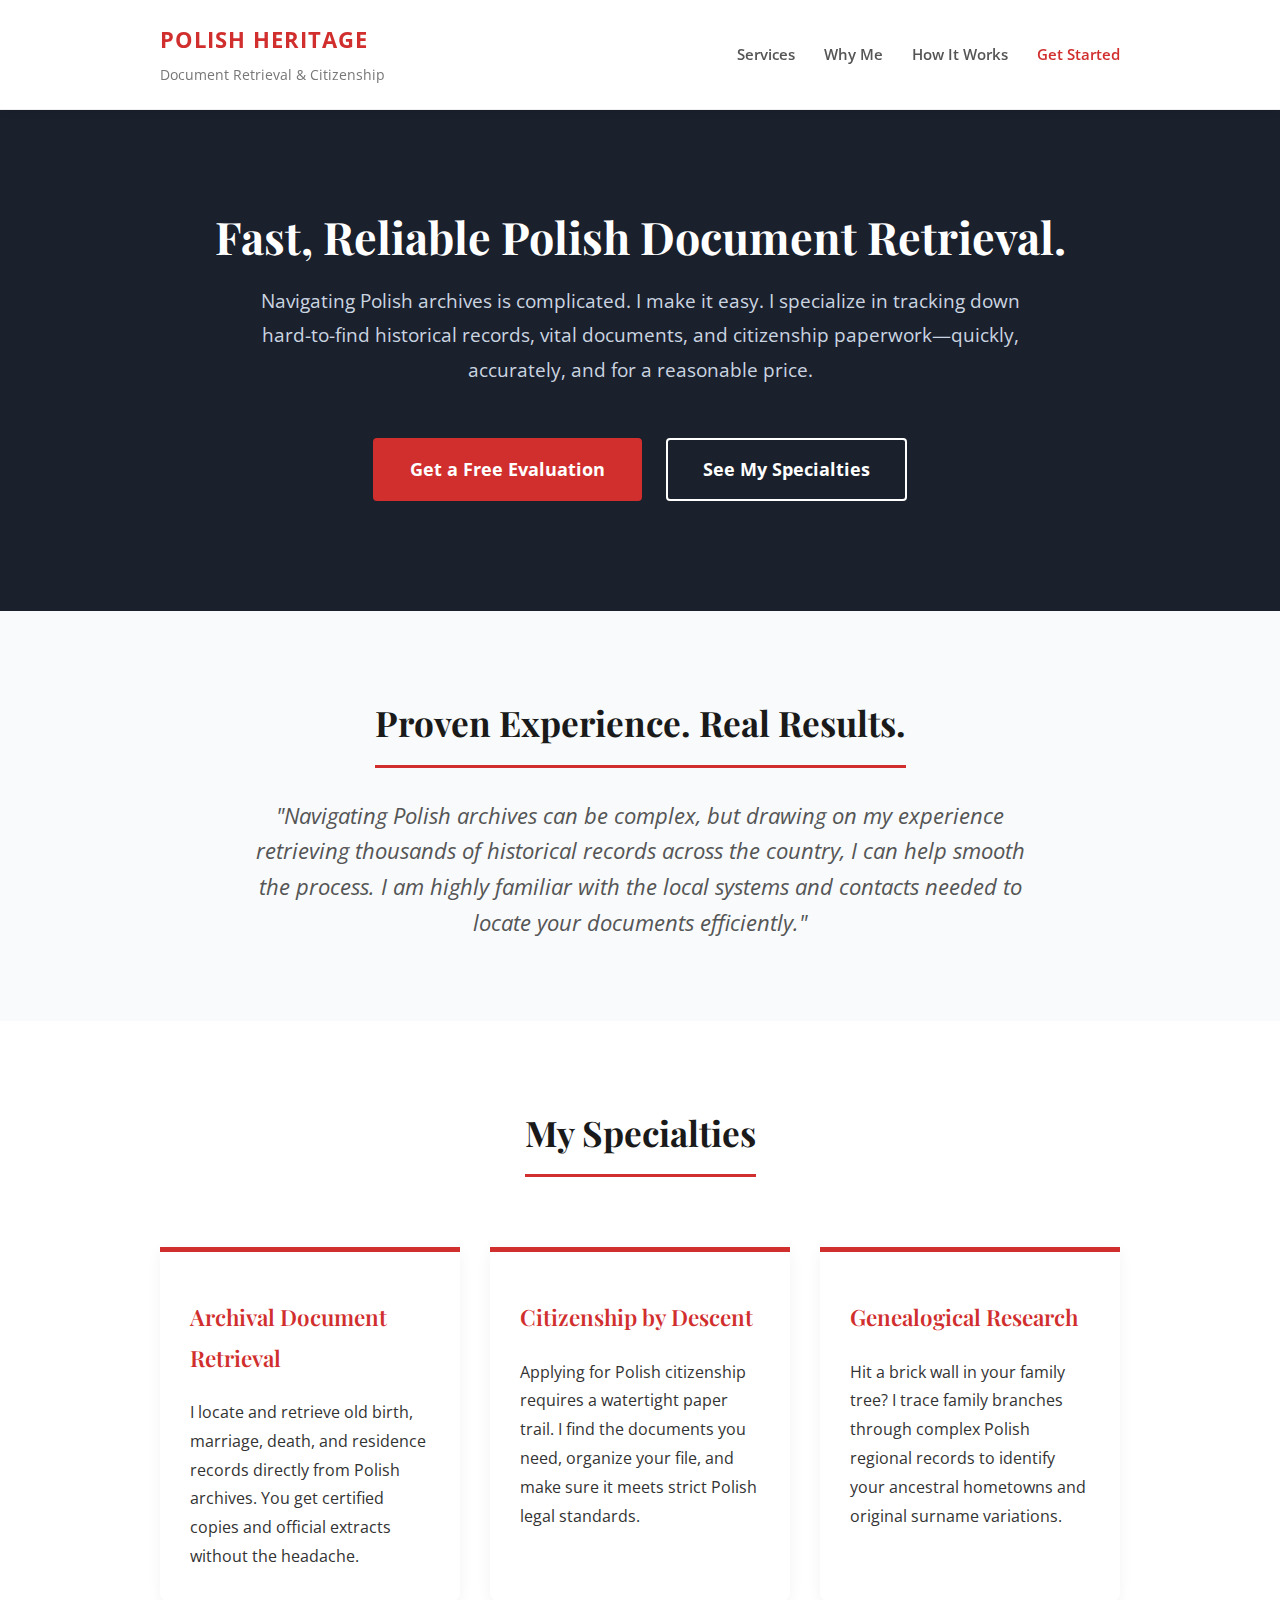
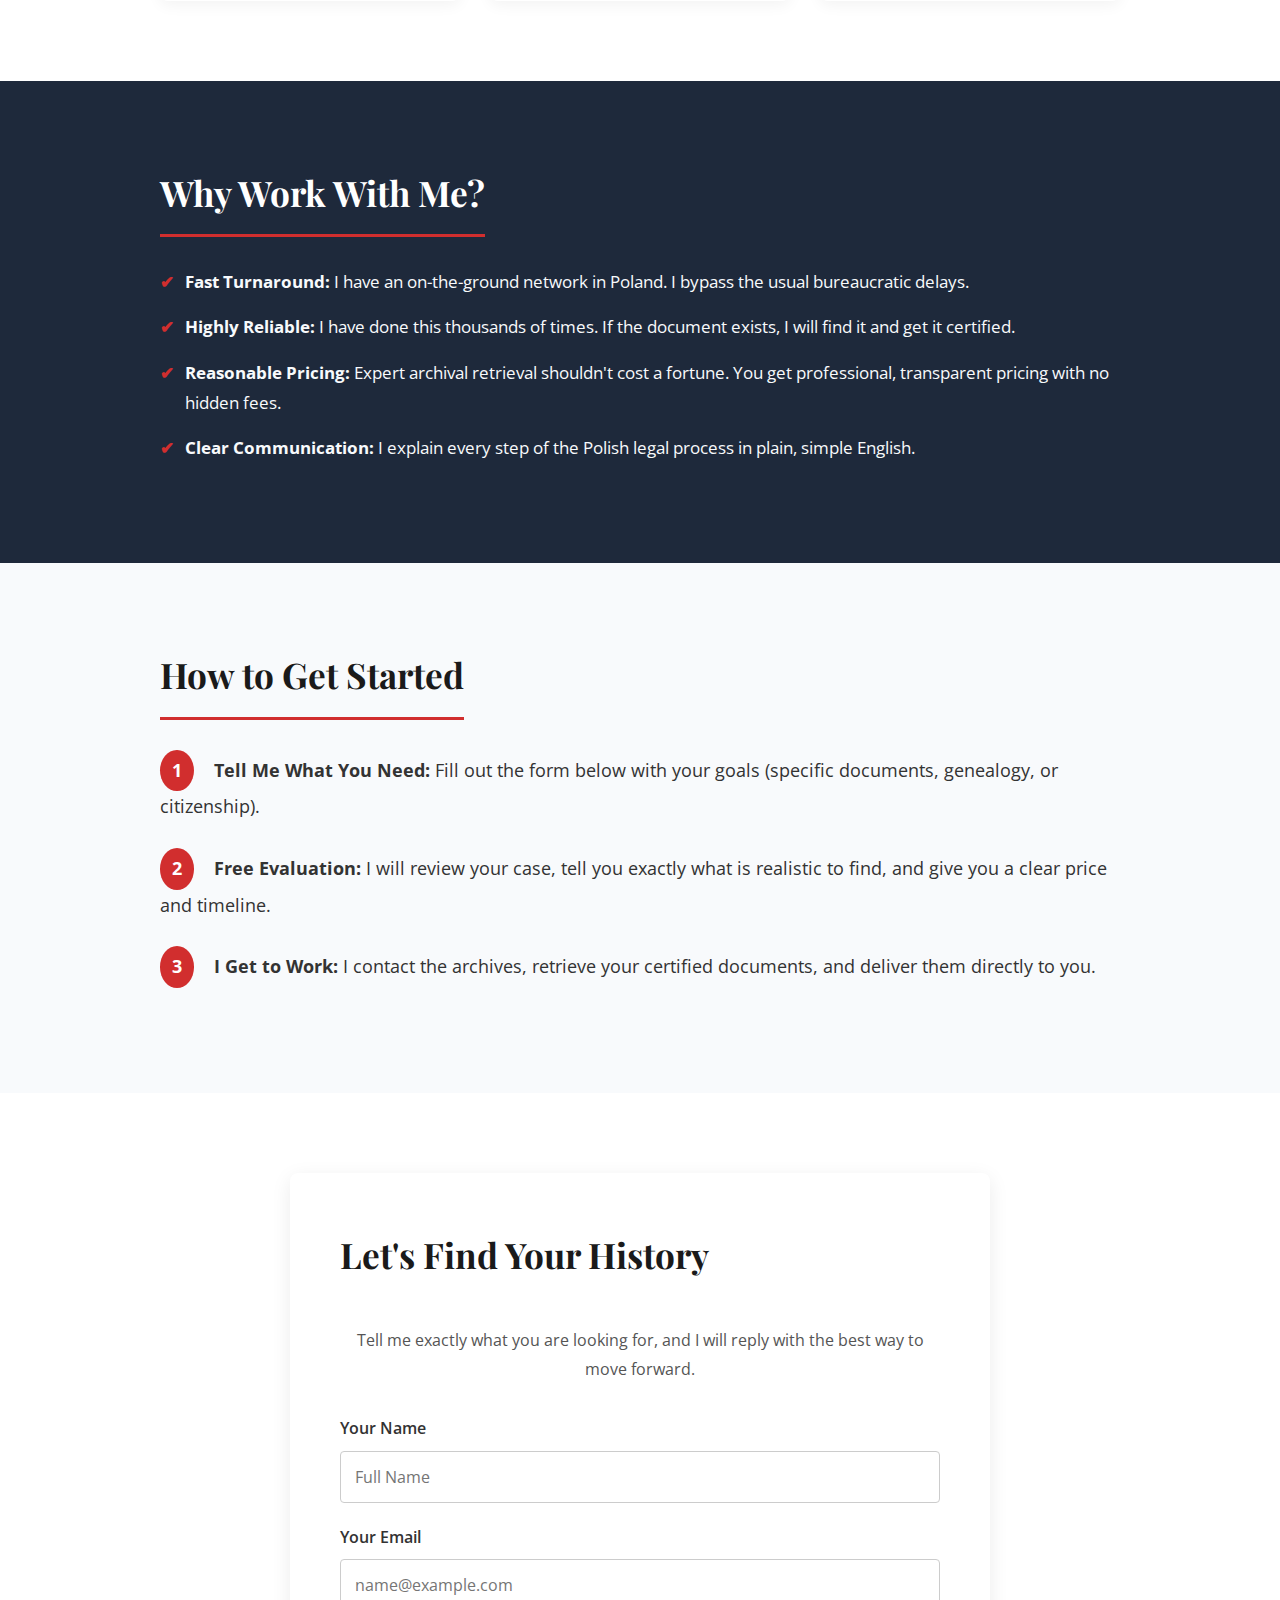
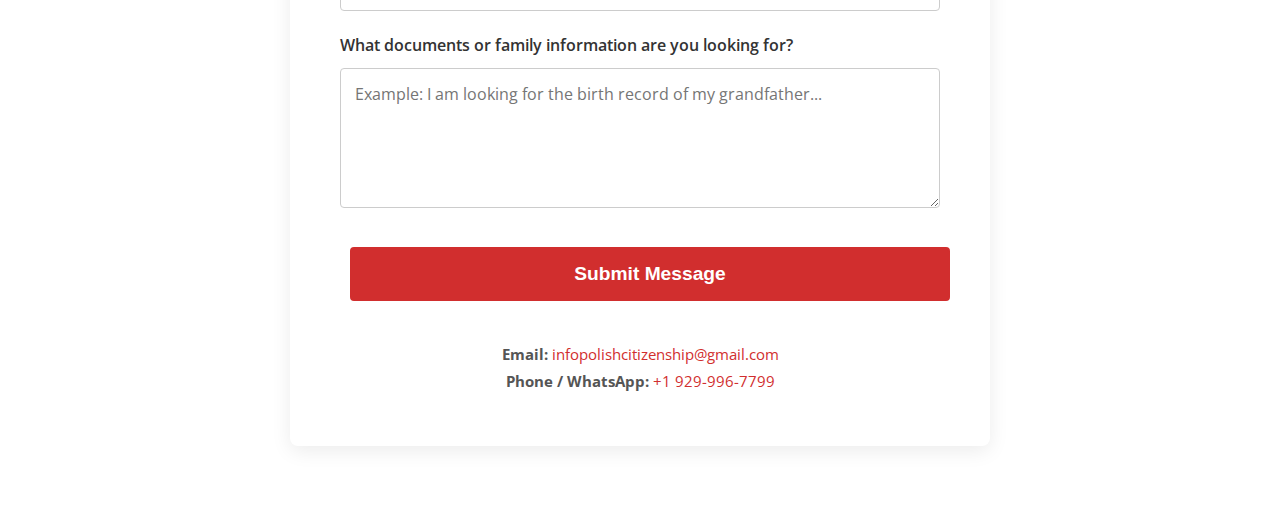
<file: index.html>
<!DOCTYPE html>
<html lang="en">
<head>
  <meta charset="UTF-8" />
  <meta name="viewport" content="width=device-width, initial-scale=1" />
  <title>Polish Heritage – Fast Document Retrieval & Citizenship</title>
  
  <link rel="preconnect" href="https://fonts.googleapis.com" />
  <link rel="preconnect" href="https://fonts.gstatic.com" crossorigin />
  <link href="https://fonts.googleapis.com/css2?family=Open+Sans:wght@400;600&family=Playfair+Display:wght@700&display=swap" rel="stylesheet" />

  <style>
    /* --- PROFESSIONAL CLEAN STYLE --- */
    
    /* General Reset */
    * { box-sizing: border-box; margin: 0; padding: 0; }
    
    body {
      font-family: 'Open Sans', sans-serif;
      color: #333;
      line-height: 1.8;
      background-color: #fff;
    }

    /* Headings */
    h1, h2, h3 {
      font-family: 'Playfair Display', serif;
      margin-bottom: 20px;
    }
    
    h1 { font-size: 2.8rem; line-height: 1.2; color: #fff; }
    h2 { font-size: 2.2rem; border-bottom: 3px solid #d12e2e; display: inline-block; padding-bottom: 10px; margin-bottom: 30px; color: #1a1a1a; }
    h3 { font-size: 1.4rem; font-weight: 600; margin-top: 15px; color: #d12e2e; }

    /* Links & Buttons */
    a { text-decoration: none; color: inherit; transition: 0.3s; }
    
    /* --- LAYOUT CONTAINERS --- */
    .container {
      max-width: 1000px;
      margin: 0 auto;
      padding: 0 20px;
    }

    /* --- HEADER --- */
    .site-header {
      background: #fff;
      padding: 20px 0;
      border-bottom: 1px solid #eee;
      position: sticky;
      top: 0;
      z-index: 100;
      box-shadow: 0 2px 10px rgba(0,0,0,0.05);
    }
    .header-inner { display: flex; justify-content: space-between; align-items: center; }
    .logo-name { font-weight: bold; font-size: 1.4rem; color: #d12e2e; text-transform: uppercase; letter-spacing: 1px; }
    .main-nav a { margin-left: 25px; font-size: 0.95rem; font-weight: 600; color: #555; }
    .main-nav a:hover { color: #d12e2e; }

    /* --- HERO SECTION --- */
    .hero {
      /* To add a background image, replace the background line below with:
         background: linear-gradient(rgba(26, 32, 44, 0.85), rgba(26, 32, 44, 0.85)), url('YOUR_IMAGE_LINK_HERE') center/cover; */
      background: #1a202c; 
      padding: 100px 0;
      text-align: center;
      color: #fff;
    }
    .hero-subtitle {
      font-size: 1.2rem;
      max-width: 800px;
      margin: 20px auto 40px auto;
      color: #cbd5e1;
    }
    .btn {
      display: inline-block;
      padding: 14px 35px;
      border-radius: 4px;
      font-weight: bold;
      font-size: 1.1rem;
      margin: 10px;
    }
    .btn.primary { background: #d12e2e; color: white; border: 2px solid #d12e2e; }
    .btn.primary:hover { background: #b02626; border-color: #b02626; }
    .btn.secondary { border: 2px solid #fff; color: #fff; }
    .btn.secondary:hover { background: #fff; color: #1a202c; }

    /* --- SECTIONS --- */
    .section { padding: 80px 0; }
    .bg-light { background-color: #f8fafc; }
    .bg-dark { background-color: #1e293b; color: #f8fafc; }
    .bg-dark h2 { color: #fff; border-bottom-color: #d12e2e; }
    .bg-dark ul li::before { color: #d12e2e; }
    .text-center { text-align: center; }
    
    ul { list-style: none; padding-left: 0; margin-bottom: 20px; }
    ul li { position: relative; padding-left: 25px; margin-bottom: 15px; font-size: 1.05rem; }
    ul li::before { content: "✔"; color: #d12e2e; font-weight: bold; position: absolute; left: 0; }

    /* --- GRID LAYOUT FOR SERVICES --- */
    .grid-3 {
      display: grid;
      grid-template-columns: repeat(auto-fit, minmax(280px, 1fr));
      gap: 30px;
      margin-top: 40px;
    }
    .service-card {
      background: #fff;
      border-top: 5px solid #d12e2e;
      padding: 30px;
      box-shadow: 0 4px 15px rgba(0,0,0,0.05);
      border-radius: 0 0 8px 8px;
    }

    /* --- SOCIAL PROOF QUOTE --- */
    .quote {
      font-size: 1.4rem;
      font-style: italic;
      color: #555;
      max-width: 800px;
      margin: 0 auto;
      line-height: 1.6;
    }

    /* --- HOW IT WORKS --- */
    .step-box { margin-bottom: 25px; font-size: 1.1rem; }
    .step-num { 
      background: #d12e2e; 
      color: white; 
      font-weight: bold; 
      padding: 5px 12px; 
      border-radius: 50%; 
      margin-right: 15px;
      display: inline-block;
    }

    /* --- CONTACT FORM --- */
    .contact-container {
      background: #fff;
      padding: 50px;
      border-radius: 8px;
      box-shadow: 0 5px 20px rgba(0,0,0,0.08);
      max-width: 700px;
      margin: 0 auto;
    }
    .form-group { margin-bottom: 20px; }
    .form-group label { display: block; font-weight: 600; margin-bottom: 8px; color: #333; }
    .form-group input, .form-group textarea {
      width: 100%;
      padding: 14px;
      border: 1px solid #ccc;
      border-radius: 4px;
      font-family: inherit;
      font-size: 1rem;
    }
    .form-group input:focus, .form-group textarea:focus {
      outline: none;
      border-color: #d12e2e;
    }

    /* Responsive */
    @media (max-width: 768px) {
      .header-inner { flex-direction: column; text-align: center; }
      .main-nav { margin-top: 15px; }
      .main-nav a { display: inline-block; margin: 10px 15px; }
      h1 { font-size: 2.2rem; }
      .section { padding: 50px 0; }
      .contact-container { padding: 30px 20px; }
    }
  </style>
</head>
<body>

  <header class="site-header">
    <div class="container header-inner">
      <div class="logo">
        <div class="logo-name">Polish Heritage</div>
        <span style="font-size: 0.85rem; color: #777;">Document Retrieval & Citizenship</span>
      </div>
      <nav class="main-nav">
        <a href="#services">Services</a>
        <a href="#why-me">Why Me</a>
        <a href="#how-it-works">How It Works</a>
        <a href="#contact" style="color: #d12e2e;">Get Started</a>
      </nav>
    </div>
  </header>

  <main>
    <section class="hero">
      <div class="container">
        <h1>Fast, Reliable Polish Document Retrieval.</h1>
        <p class="hero-subtitle">
          Navigating Polish archives is complicated. I make it easy. I specialize in tracking down hard-to-find historical records, vital documents, and citizenship paperwork—quickly, accurately, and for a reasonable price.
        </p>
        <div>
          <a href="#contact" class="btn primary">Get a Free Evaluation</a>
          <a href="#services" class="btn secondary">See My Specialties</a>
        </div>
      </div>
    </section>

    <section class="section text-center bg-light">
      <div class="container">
        <h2>Proven Experience. Real Results.</h2>
        <p class="quote">
          "Navigating Polish archives can be complex, but drawing on my experience retrieving thousands of historical records across the country, I can help smooth the process. I am highly familiar with the local systems and contacts needed to locate your documents efficiently."
        </p>
      </div>
    </section>

    <section id="services" class="section">
      <div class="container">
        <div class="text-center">
          <h2>My Specialties</h2>
        </div>
        <div class="grid-3">
          <div class="service-card">
            <h3>Archival Document Retrieval</h3>
            <p>I locate and retrieve old birth, marriage, death, and residence records directly from Polish archives. You get certified copies and official extracts without the headache.</p>
          </div>
          <div class="service-card">
            <h3>Citizenship by Descent</h3>
            <p>Applying for Polish citizenship requires a watertight paper trail. I find the documents you need, organize your file, and make sure it meets strict Polish legal standards.</p>
          </div>
          <div class="service-card">
            <h3>Genealogical Research</h3>
            <p>Hit a brick wall in your family tree? I trace family branches through complex Polish regional records to identify your ancestral hometowns and original surname variations.</p>
          </div>
        </div>
      </div>
    </section>

    <section id="why-me" class="section bg-dark">
      <div class="container">
        <h2>Why Work With Me?</h2>
        <ul>
          <li><strong>Fast Turnaround:</strong> I have an on-the-ground network in Poland. I bypass the usual bureaucratic delays.</li>
          <li><strong>Highly Reliable:</strong> I have done this thousands of times. If the document exists, I will find it and get it certified.</li>
          <li><strong>Reasonable Pricing:</strong> Expert archival retrieval shouldn't cost a fortune. You get professional, transparent pricing with no hidden fees.</li>
          <li><strong>Clear Communication:</strong> I explain every step of the Polish legal process in plain, simple English.</li>
        </ul>
      </div>
    </section>

    <section id="how-it-works" class="section bg-light">
      <div class="container">
        <h2>How to Get Started</h2>
        <div class="step-box">
          <p><span class="step-num">1</span> <strong>Tell Me What You Need:</strong> Fill out the form below with your goals (specific documents, genealogy, or citizenship).</p>
        </div>
        <div class="step-box">
          <p><span class="step-num">2</span> <strong>Free Evaluation:</strong> I will review your case, tell you exactly what is realistic to find, and give you a clear price and timeline.</p>
        </div>
        <div class="step-box">
          <p><span class="step-num">3</span> <strong>I Get to Work:</strong> I contact the archives, retrieve your certified documents, and deliver them directly to you.</p>
        </div>
      </div>
    </section>

    <section id="contact" class="section">
      <div class="container contact-container">
        <h2 style="margin-top: 0; border: none; text-align: center;">Let's Find Your History</h2>
        <p style="text-align: center; margin-bottom: 30px; color: #555;">Tell me exactly what you are looking for, and I will reply with the best way to move forward.</p>
        
        <form action="https://formsubmit.co/infopolishcitizenship@gmail.com" method="POST">
            <input type="hidden" name="_subject" value="New Inquiry - Polish Heritage Website">
            <input type="text" name="_honey" style="display:none">
            <input type="hidden" name="_captcha" value="false">

            <div class="form-group">
              <label for="name">Your Name</label>
              <input type="text" id="name" name="name" required placeholder="Full Name" />
            </div>

            <div class="form-group">
              <label for="email">Your Email</label>
              <input type="email" id="email" name="email" required placeholder="name@example.com" />
            </div>
            
            <div class="form-group">
              <label for="message">What documents or family information are you looking for?</label>
              <textarea id="message" name="message" rows="5" required placeholder="Example: I am looking for the birth record of my grandfather..."></textarea>
            </div>

            <button type="submit" class="btn primary" style="width: 100%; font-size: 1.2rem; margin-top: 10px;">
                Submit Message
            </button>
        </form>
        
        <div style="text-align: center; margin-top: 30px; font-size: 0.95rem; color: #555;">
          <strong>Email:</strong> <a href="mailto:infopolishcitizenship@gmail.com" style="color: #d12e2e;">infopolishcitizenship@gmail.com</a><br>
          <strong>Phone / WhatsApp:</strong> <a href="tel:+19299967799" style="color: #d12e2e;">+1 929-996-7799</a>
        </div>
      </div>
    </section>

  </main>
</body>
</html>
</file>
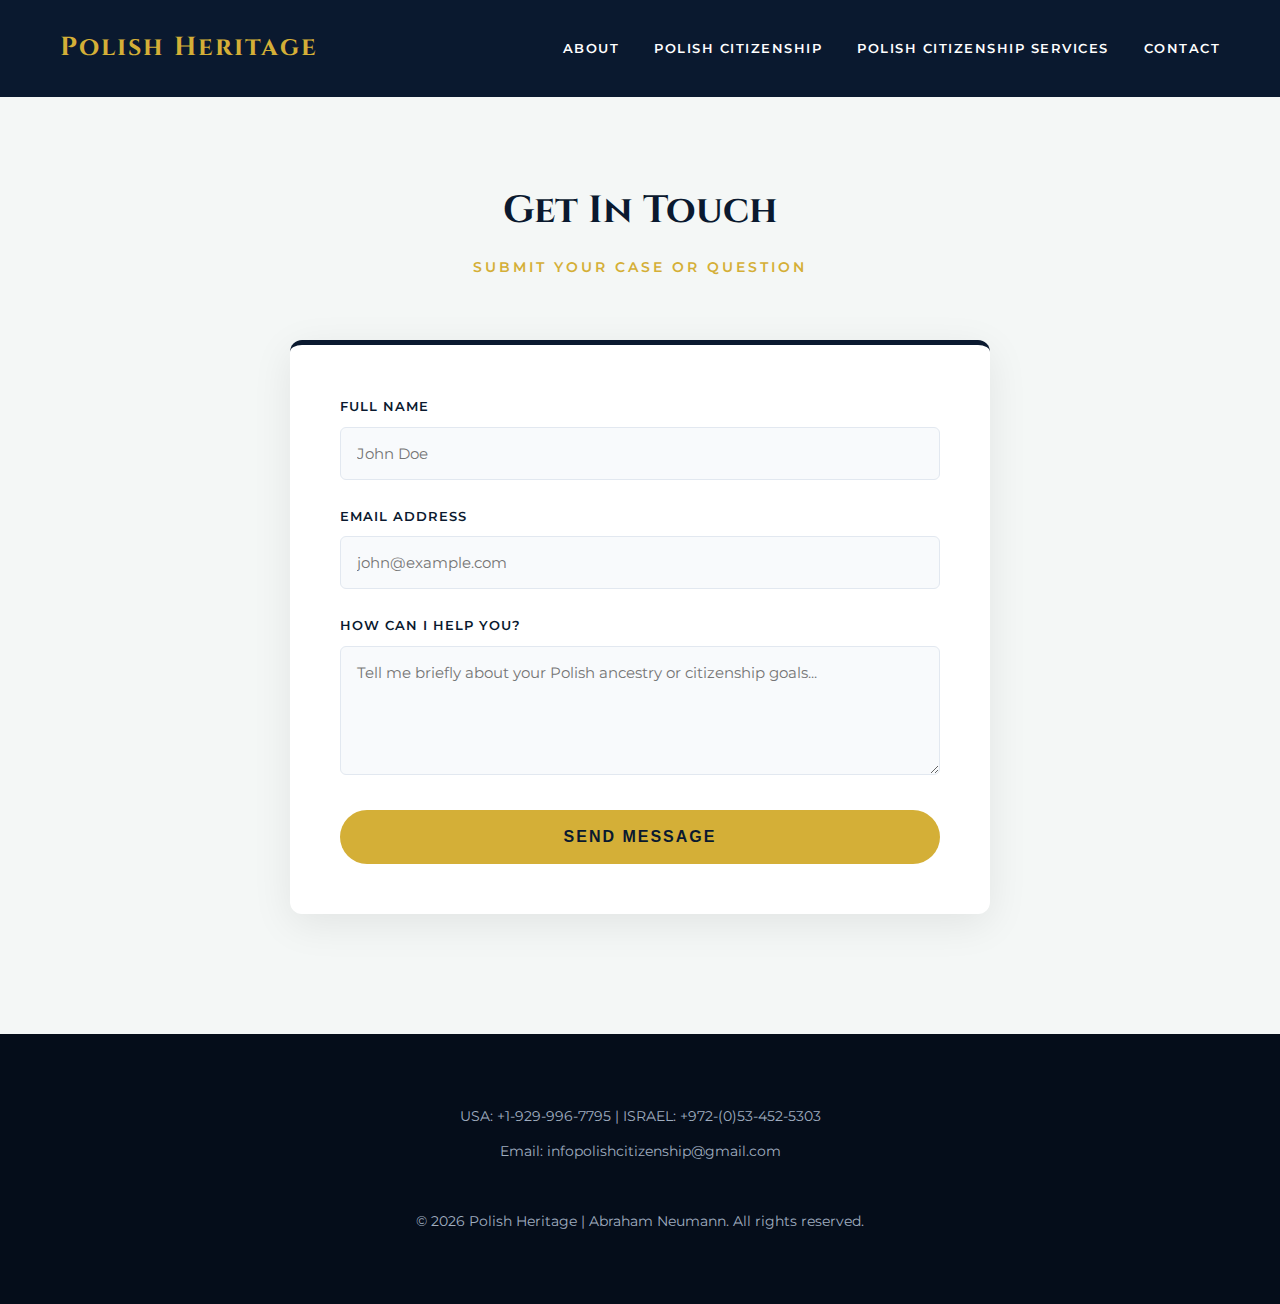
<file: about-me.html>
<!DOCTYPE html>
<html lang="en">
<head>
    <meta charset="UTF-8">
    <meta name="viewport" content="width=device-width, initial-scale=1.0">
    <title>About / Contact | Polish Heritage</title>
    <link href="https://fonts.googleapis.com/css2?family=Cinzel:wght@600;700&family=Montserrat:wght@300;400;600&display=swap" rel="stylesheet">
    
    <style>
        /* ALL PREMIUM STYLES EMBEDDED DIRECTLY */
        :root {
            --primary-navy: #0A192F; 
            --accent-gold: #D4AF37; 
            --light-bg: #F4F7F6;
            --white: #FFFFFF;
            --text-dark: #2D3748;
            --text-light: #A0AEC0;
        }

        * { margin: 0; padding: 0; box-sizing: border-box; }

        body {
            font-family: 'Montserrat', sans-serif;
            color: var(--text-dark);
            line-height: 1.8;
            background-color: var(--light-bg);
        }

        h1, h2, h3, .logo { font-family: 'Cinzel', serif; font-weight: 700; }
        a { text-decoration: none; color: inherit; transition: all 0.3s ease; }

        /* HEADER & NAVIGATION */
        header {
            background-color: var(--primary-navy);
            padding: 25px 60px;
            display: flex;
            justify-content: space-between;
            align-items: center;
            box-shadow: 0 4px 12px rgba(0,0,0,0.1);
        }

        .logo { color: var(--accent-gold); font-size: 26px; letter-spacing: 2px; }

        nav ul { list-style: none; display: flex; gap: 35px; }
        nav ul li a { color: var(--white); font-size: 13px; text-transform: uppercase; letter-spacing: 1.5px; font-weight: 600; }
        nav ul li a:hover { color: var(--accent-gold); }

        /* SECTION TITLES */
        .section-title { text-align: center; margin-bottom: 60px; font-size: 38px; color: var(--primary-navy); }
        .section-title span { display: block; font-family: 'Montserrat', sans-serif; font-size: 14px; color: var(--accent-gold); margin-top: 10px; text-transform: uppercase; letter-spacing: 3px; font-weight: 600; }

        /* CONTACT FORM SECTION */
        .contact-section { padding: 80px 5% 120px 5%; background-color: var(--light-bg); min-height: 70vh;}
        .contact-container {
            max-width: 700px;
            margin: 0 auto;
            background: var(--white);
            padding: 50px;
            border-radius: 12px;
            box-shadow: 0 10px 40px rgba(0,0,0,0.08);
            border-top: 5px solid var(--primary-navy);
            position: relative;
        }
        .contact-form { display: flex; flex-direction: column; gap: 25px; }
        .input-group { display: flex; flex-direction: column; text-align: left; }
        .input-group label { font-size: 13px; color: var(--primary-navy); font-weight: 600; margin-bottom: 8px; text-transform: uppercase; letter-spacing: 1px; }
        .input-group input, .input-group textarea {
            padding: 16px; border: 1px solid #E2E8F0; border-radius: 6px; font-family: 'Montserrat', sans-serif; font-size: 15px; outline: none; background-color: #F8FAFC;
        }
        .input-group input:focus, .input-group textarea:focus { border-color: var(--accent-gold); background-color: var(--white); }
        
        .btn {
            display: inline-block; background-color: var(--accent-gold); color: var(--primary-navy); padding: 15px 40px; font-size: 14px; font-weight: 600; text-transform: uppercase; letter-spacing: 2px; border-radius: 50px; border: none; cursor: pointer; transition: all 0.3s ease;
        }
        .btn:hover { background-color: #F3C94F; transform: translateY(-3px); }
        .submit-btn { width: 100%; margin-top: 10px; padding: 18px; font-size: 16px; }

        /* SUCCESS POPUP STYLING */
        #form-status {
            display: none;
            margin-top: 20px;
            padding: 15px;
            background-color: #f0fdf4;
            color: #166534;
            border: 1px solid #bbf7d0;
            border-radius: 8px;
            text-align: center;
            font-weight: 600;
            font-size: 15px;
            animation: fadeIn 0.5s;
        }
        
        @keyframes fadeIn {
            from { opacity: 0; transform: translateY(-10px); }
            to { opacity: 1; transform: translateY(0); }
        }

        /* FOOTER */
        footer { background-color: #050D1A; color: var(--text-light); padding: 60px 5%; text-align: center; font-size: 14px; }
        .footer-contact p { margin: 10px 0; }
        .footer-contact span { color: var(--accent-gold); font-weight: 600; }

        /* RESPONSIVE */
        @media(max-width: 768px) {
            header { flex-direction: column; padding: 20px; }
            nav ul { margin-top: 20px; flex-wrap: wrap; justify-content: center; gap: 15px; }
            .contact-container { padding: 30px 20px; }
        }
    </style>
</head>
<body>

    <header>
        <div class="logo">Polish Heritage</div>
        <nav>
            <ul>
                <li><a href="index.html#about">About</a></li>
                <li><a href="index.html#citizenship">Polish Citizenship</a></li>
                <li><a href="index.html#services">Polish Citizenship Services</a></li>
                <li><a href="contact.html">Contact</a></li>
            </ul>
        </nav>
    </header>

    <section class="contact-section">
        <h2 class="section-title">Get In Touch <span>Submit Your Case or Question</span></h2>
        
        <div class="contact-container">
            <form id="my-form" action="https://formspree.io/f/xzdjvpdj" method="POST" class="contact-form">
                
                <div class="input-group">
                    <label for="name">Full Name</label>
                    <input type="text" id="name" name="name" placeholder="John Doe" required>
                </div>
                
                <div class="input-group">
                    <label for="email">Email Address</label>
                    <input type="email" id="email" name="email" placeholder="john@example.com" required>
                </div>
                
                <div class="input-group">
                    <label for="message">How can I help you?</label>
                    <textarea id="message" name="message" rows="5" placeholder="Tell me briefly about your Polish ancestry or citizenship goals..." required></textarea>
                </div>
                
                <button type="submit" class="btn submit-btn">Send Message</button>
            </form>

            <div id="form-status">Thank you! Your message has been sent to Polish Heritage successfully. I will be in touch shortly.</div>
            
        </div>
    </section>

    <footer>
        <div class="footer-contact">
            <p>USA: +1-929-996-7795 | ISRAEL: +972-(0)53-452-5303</p>
            <p>Email: infopolishcitizenship@gmail.com</p>
            <br>
            <p>&copy; 2026 Polish Heritage | Abraham Neumann. All rights reserved.</p>
        </div>
    </footer>

    <script>
        var form = document.getElementById("my-form");
        var statusMessage = document.getElementById("form-status");

        async function handleSubmit(event) {
            event.preventDefault(); // Stops Formspree from redirecting to a new page
            var data = new FormData(event.target);
            
            fetch(event.target.action, {
                method: form.method,
                body: data,
                headers: {
                    'Accept': 'application/json'
                }
            }).then(response => {
                if (response.ok) {
                    // Shows the thank you popup
                    statusMessage.style.display = "block";
                    form.reset(); // Clears the form fields
                    
                    // Makes the popup disappear after 6 seconds
                    setTimeout(function() {
                        statusMessage.style.display = "none";
                    }, 6000);
                } else {
                    statusMessage.style.display = "block";
                    statusMessage.style.backgroundColor = "#fef2f2";
                    statusMessage.style.color = "#991b1b";
                    statusMessage.style.border = "1px solid #fecaca";
                    statusMessage.innerHTML = "Oops! There was a problem submitting your form.";
                }
            }).catch(error => {
                statusMessage.style.display = "block";
                statusMessage.innerHTML = "Oops! There was a problem submitting your form.";
            });
        }
        form.addEventListener("submit", handleSubmit);
    </script>

</body>
</html>
</file>
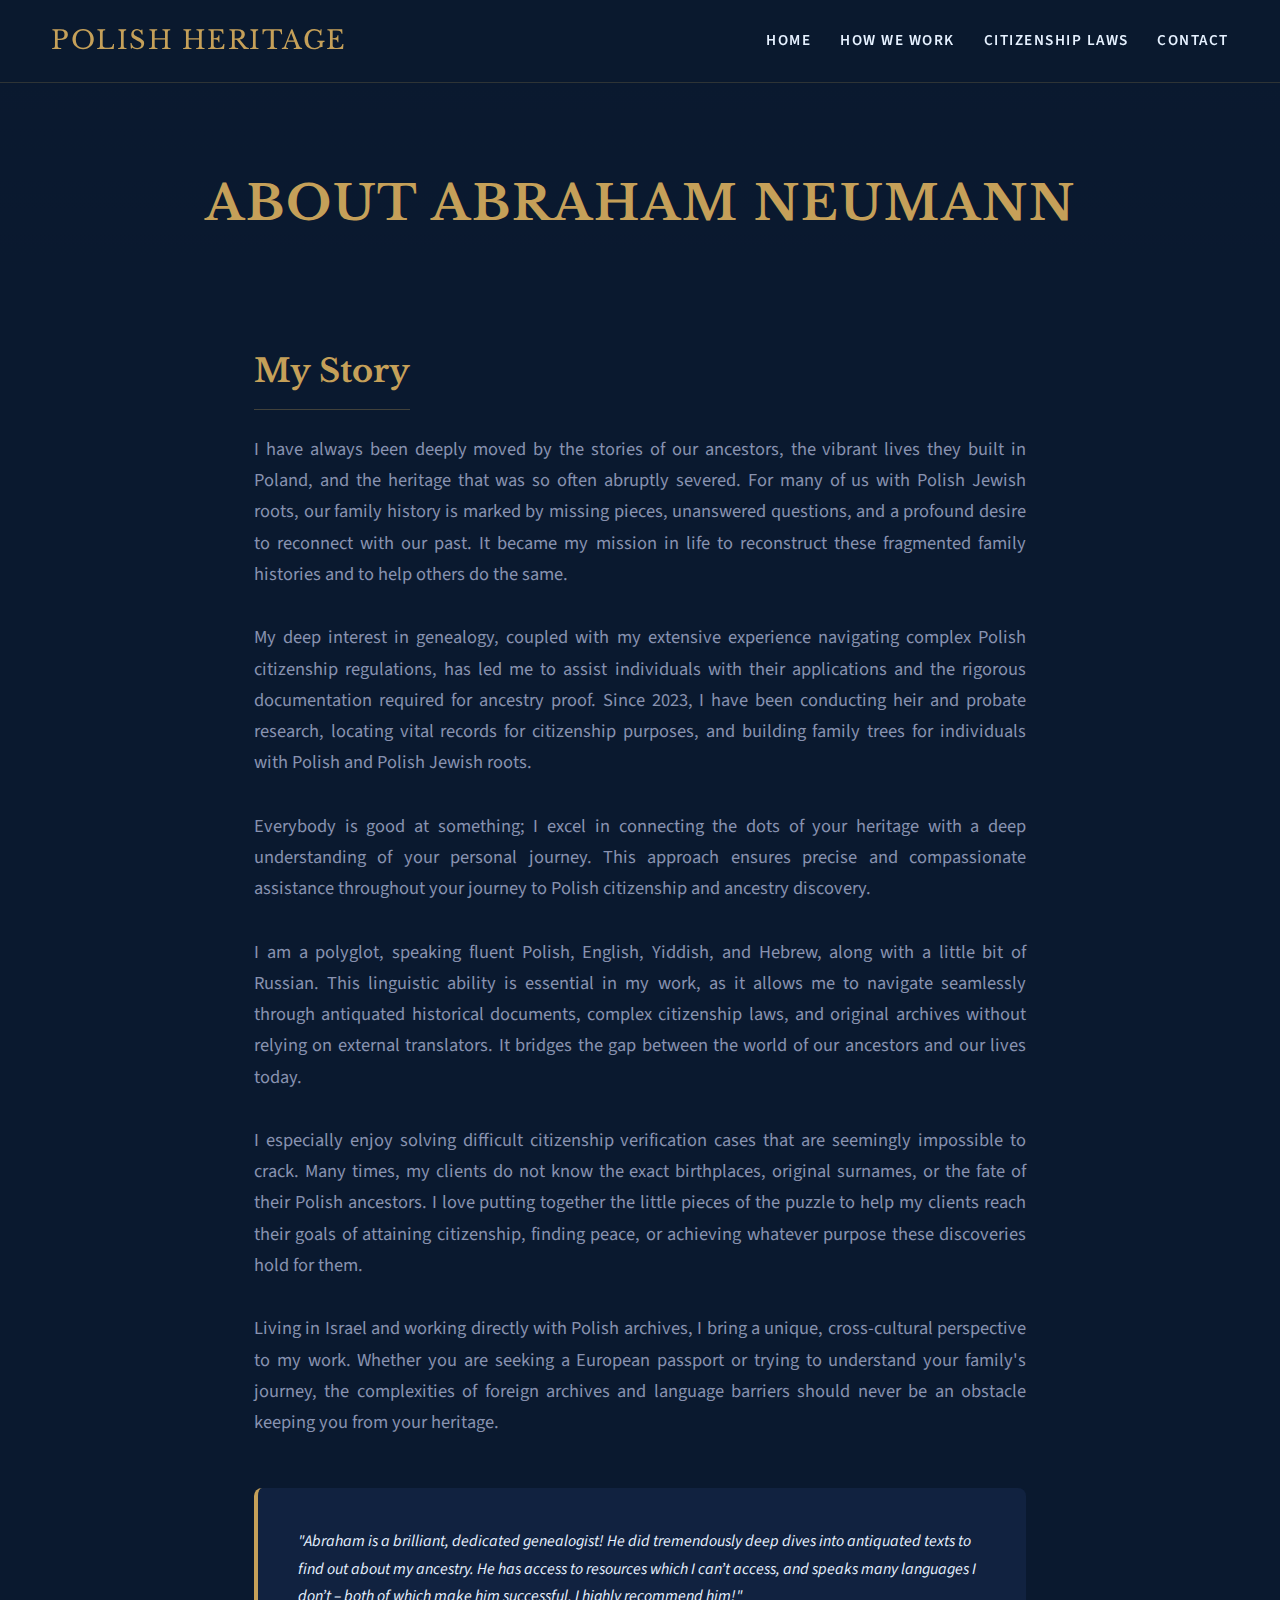
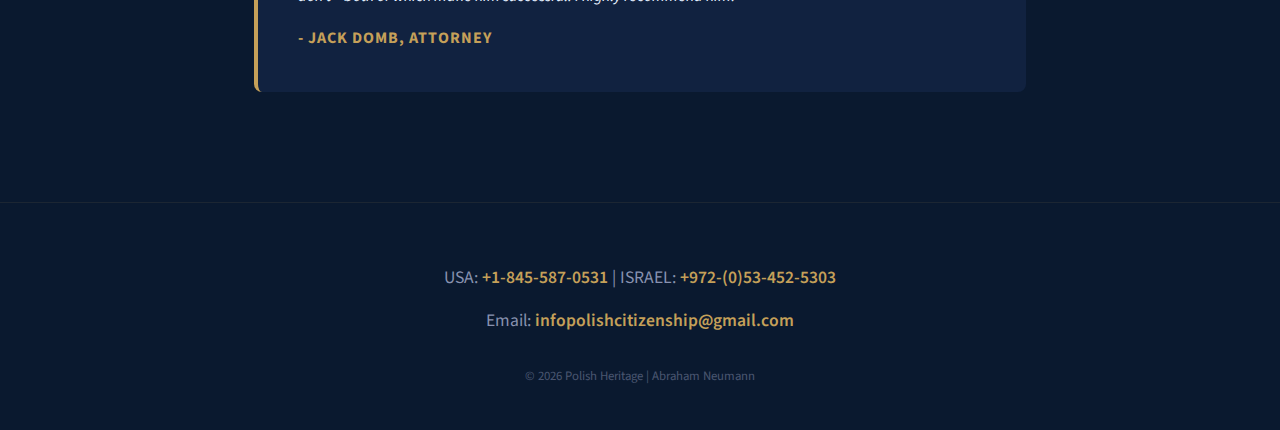
<file: about.html>
<!DOCTYPE html>
<html lang="en">
<head>
    <meta charset="UTF-8">
    <meta name="viewport" content="width=device-width, initial-scale=1.0">
    
    <title>About Abraham Neumann | Polish Heritage</title>
    
    <link href="https://fonts.googleapis.com/css2?family=Libre+Baskerville:wght@400;700&family=Source+Sans+Pro:wght@300;400;600&display=swap" rel="stylesheet">
    
    <style>
        /* Exact same styles as your index.html to keep it consistent */
        :root {
            --navy: #0a192f;
            --navy-light: #112240;
            --gold: #c5a059;
            --gold-hover: #e2c08d;
            --sepia-dark: #1a1412;
            --text-light: #e6f1ff;
            --text-muted: #8892b0;
            --white: #ffffff;
            --glass: rgba(10, 25, 47, 0.9);
            --transition-smooth: all 0.4s cubic-bezier(0.165, 0.84, 0.44, 1);
        }

        * { margin: 0; padding: 0; box-sizing: border-box; }
        body {
            font-family: 'Source Sans Pro', sans-serif;
            background-color: var(--navy);
            color: var(--text-light);
            line-height: 1.7;
        }

        h1, h2, h3 { font-family: 'Libre Baskerville', serif; font-weight: 700; color: var(--white); }

        /* Navigation */
        header {
            position: sticky; top: 0; z-index: 2000;
            display: flex; justify-content: space-between; align-items: center;
            padding: 1.2rem 4%; background: var(--glass);
            backdrop-filter: blur(15px); -webkit-backdrop-filter: blur(15px);
            border-bottom: 1px solid rgba(197, 160, 89, 0.2);
        }
        .logo { font-family: 'Libre Baskerville', serif; font-size: 1.6rem; color: var(--gold); text-transform: uppercase; letter-spacing: 1.5px;}
        .logo a { color: var(--gold); text-decoration: none; }
        
        nav ul { display: flex; list-style: none; gap: 1.8rem; }
        nav ul li a { text-decoration: none; color: var(--text-light); font-size: 0.95rem; text-transform: uppercase; letter-spacing: 1.5px; font-weight: 600; transition: var(--transition-smooth); }
        nav ul li a:hover { color: var(--gold); }

        /* Page Header */
        .page-header {
            padding: 80px 10% 40px;
            text-align: center;
            background: linear-gradient(rgba(10, 25, 47, 0.8), rgba(10, 25, 47, 0.95)), url('https://images.unsplash.com/photo-1524813686514-a57563d77965?auto=format&fit=crop&q=80&w=2000');
            background-size: cover;
            background-position: center;
        }
        .page-header h1 { font-size: 3rem; color: var(--gold); letter-spacing: 2px; text-transform: uppercase; }

        /* Story Content */
        .story-container {
            max-width: 900px;
            margin: 0 auto;
            padding: 60px 5%;
        }
        
        .story-container h2 {
            font-size: 2rem;
            color: var(--gold);
            margin-bottom: 1.5rem;
            border-bottom: 1px solid rgba(197, 160, 89, 0.3);
            padding-bottom: 10px;
            display: inline-block;
        }

        .story-container p {
            font-size: 1.15rem;
            color: var(--text-muted);
            margin-bottom: 2rem;
            text-align: justify;
        }

        /* Review Box */
        .review-box {
            background: var(--navy-light);
            padding: 40px;
            border-radius: 8px;
            border-left: 4px solid var(--gold);
            margin: 50px 0;
            font-style: italic;
            color: var(--text-light);
        }
        .review-author {
            margin-top: 15px;
            font-style: normal;
            color: var(--gold);
            font-weight: bold;
            text-transform: uppercase;
            letter-spacing: 1px;
        }

        /* Footer */
        footer { padding: 60px 10% 30px; background-color: var(--navy); text-align: center; border-top: 1px solid rgba(197, 160, 89, 0.1); }
        .footer-contact p { color: var(--text-muted); margin-bottom: 0.8rem; font-size: 1.1rem; }
        .footer-contact a { color: var(--gold); text-decoration: none; font-weight: 600; transition: var(--transition-smooth); }
        .footer-contact a:hover { color: var(--gold-hover); text-decoration: underline; }
    </style>
</head>
<body>

    <header>
        <div class="logo"><a href="index.html">Polish Heritage</a></div>
        <nav id="nav-menu">
            <ul>
                <li><a href="index.html">Home</a></li>
                <li><a href="how-we-work.html">How We Work</a></li>
                <li><a href="citizenship.html">Citizenship Laws</a></li>
                <li><a href="about-me.html">Contact</a></li>
            </ul>
        </nav>
    </header>

    <div class="page-header">
        <h1>About Abraham Neumann</h1>
    </div>

    <div class="story-container">
        <h2>My Story</h2>
        
        <p>I have always been deeply moved by the stories of our ancestors, the vibrant lives they built in Poland, and the heritage that was so often abruptly severed. For many of us with Polish Jewish roots, our family history is marked by missing pieces, unanswered questions, and a profound desire to reconnect with our past. It became my mission in life to reconstruct these fragmented family histories and to help others do the same.</p>
        
        <p>My deep interest in genealogy, coupled with my extensive experience navigating complex Polish citizenship regulations, has led me to assist individuals with their applications and the rigorous documentation required for ancestry proof. Since 2023, I have been conducting heir and probate research, locating vital records for citizenship purposes, and building family trees for individuals with Polish and Polish Jewish roots.</p>
        
        <p>Everybody is good at something; I excel in connecting the dots of your heritage with a deep understanding of your personal journey. This approach ensures precise and compassionate assistance throughout your journey to Polish citizenship and ancestry discovery.</p>
        
        <p>I am a polyglot, speaking fluent Polish, English, Yiddish, and Hebrew, along with a little bit of Russian. This linguistic ability is essential in my work, as it allows me to navigate seamlessly through antiquated historical documents, complex citizenship laws, and original archives without relying on external translators. It bridges the gap between the world of our ancestors and our lives today.</p>
        
        <p>I especially enjoy solving difficult citizenship verification cases that are seemingly impossible to crack. Many times, my clients do not know the exact birthplaces, original surnames, or the fate of their Polish ancestors. I love putting together the little pieces of the puzzle to help my clients reach their goals of attaining citizenship, finding peace, or achieving whatever purpose these discoveries hold for them.</p>
        
        <p>Living in Israel and working directly with Polish archives, I bring a unique, cross-cultural perspective to my work. Whether you are seeking a European passport or trying to understand your family's journey, the complexities of foreign archives and language barriers should never be an obstacle keeping you from your heritage.</p>

        <div class="review-box">
            "Abraham is a brilliant, dedicated genealogist! He did tremendously deep dives into antiquated texts to find out about my ancestry. He has access to resources which I can’t access, and speaks many languages I don’t – both of which make him successful. I highly recommend him!"
            <div class="review-author">- Jack Domb, Attorney</div>
        </div>
    </div>

    <footer>
        <div class="footer-contact">
            <p>USA: <a href="tel:+18455870531">+1-845-587-0531</a> | ISRAEL: <a href="tel:+972534525303">+972-(0)53-452-5303</a></p>
            <p>Email: <a href="mailto:infopolishcitizenship@gmail.com">infopolishcitizenship@gmail.com</a></p>
            <p style="margin-top: 30px; font-size: 0.8rem; opacity: 0.5;">&copy; 2026 Polish Heritage | Abraham Neumann</p>
        </div>
    </footer>

</body>
</html>
</file>
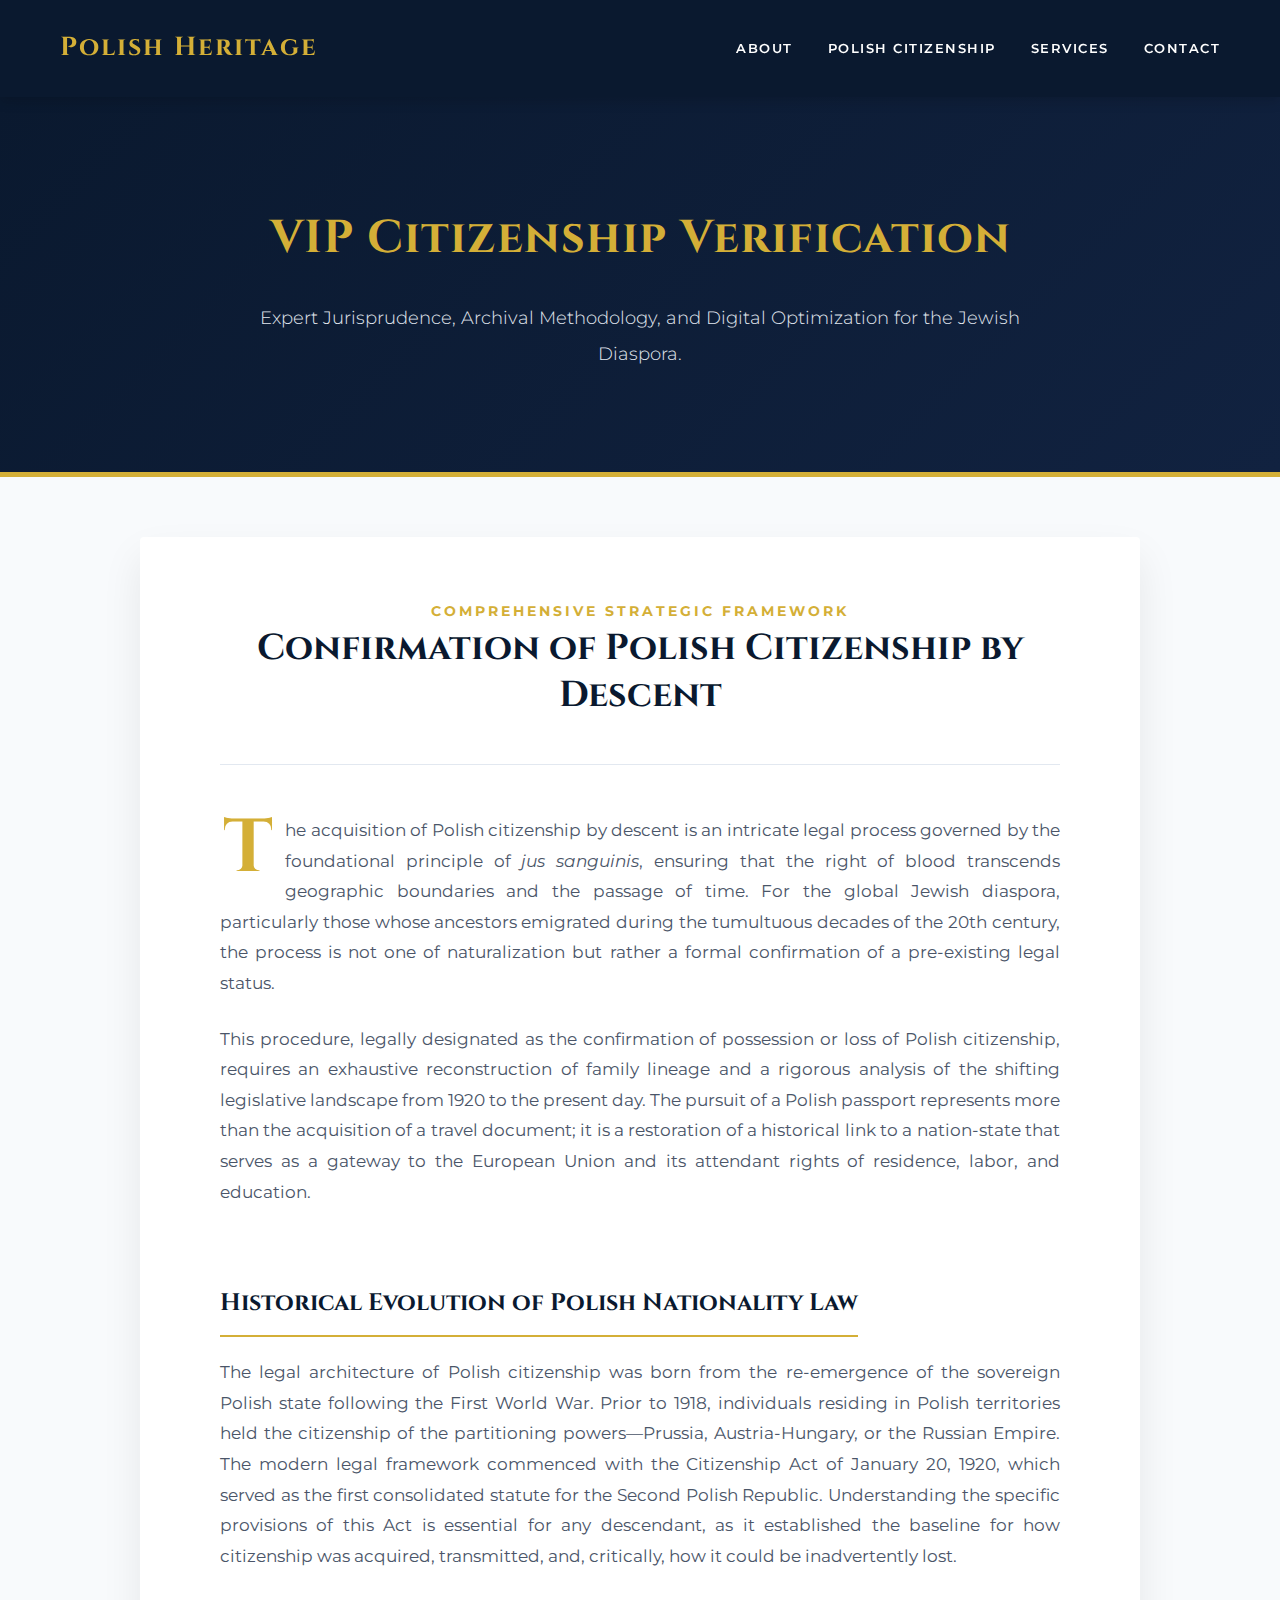
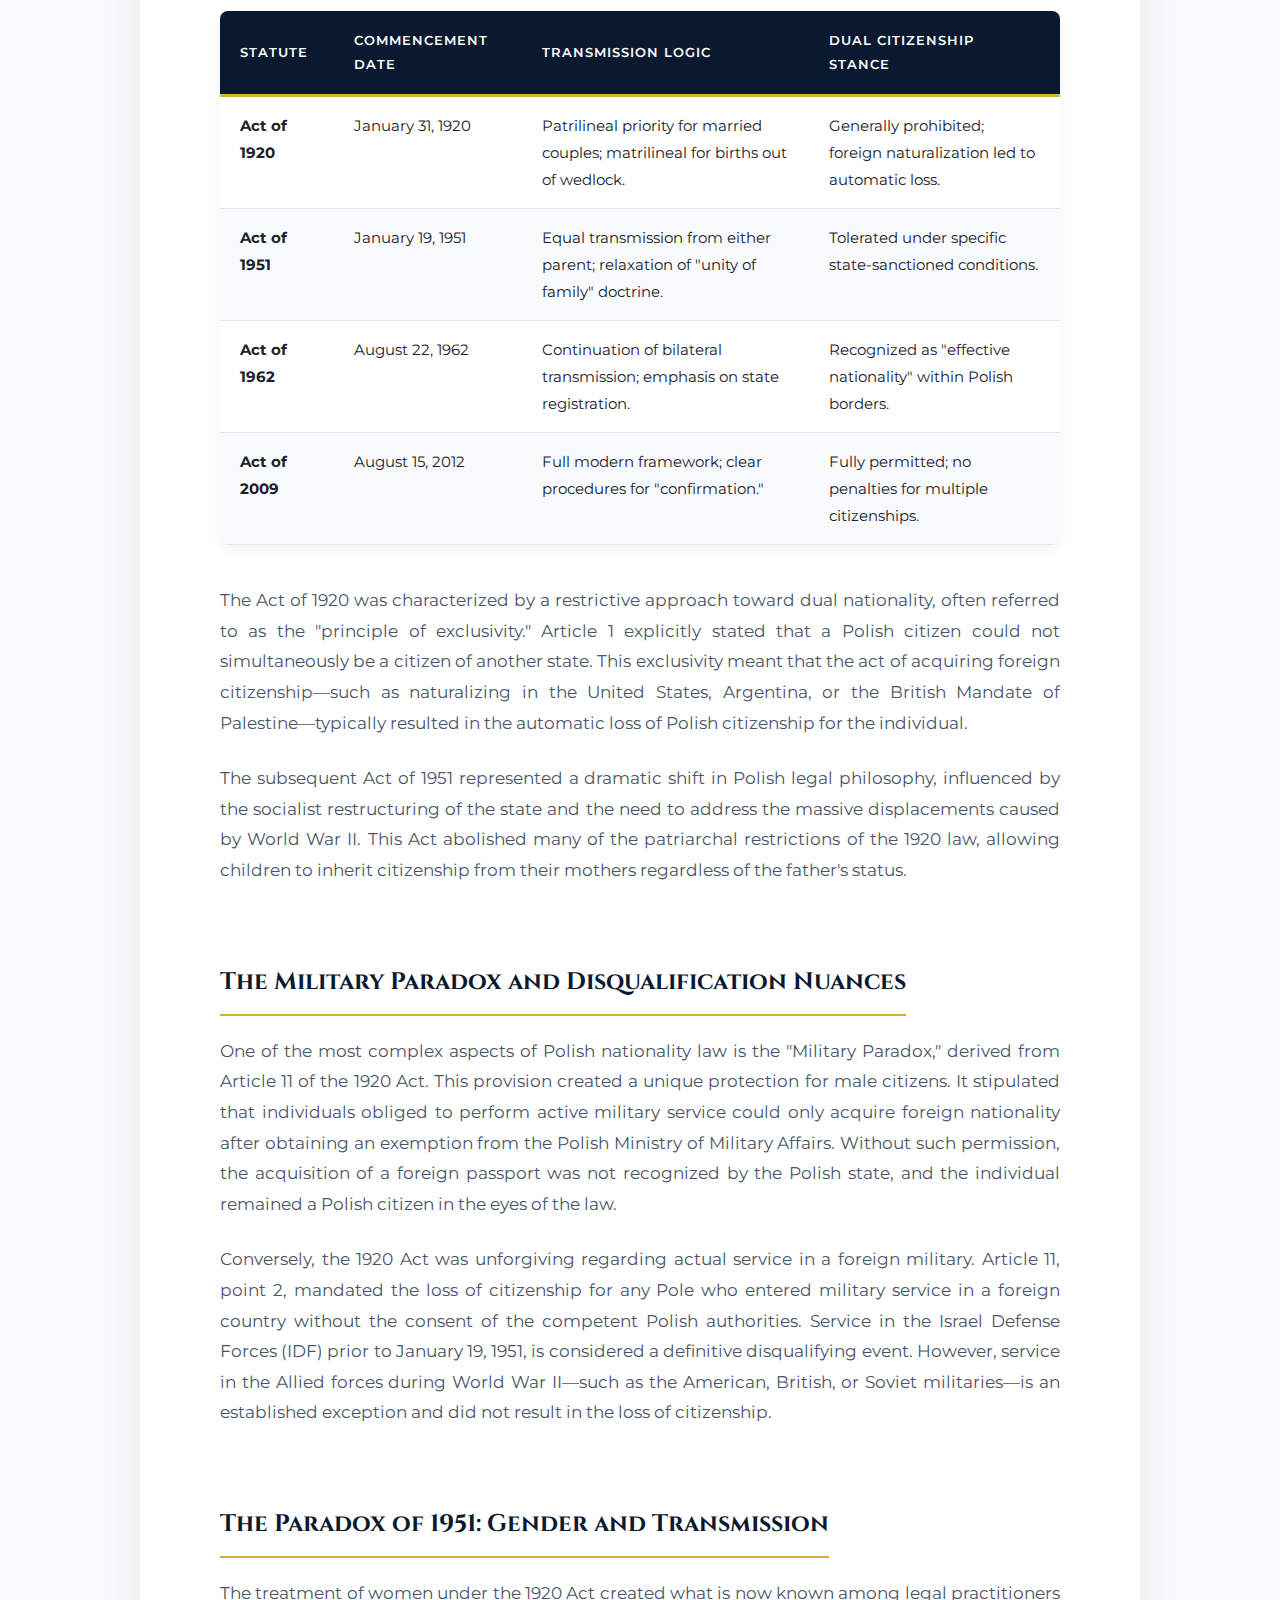
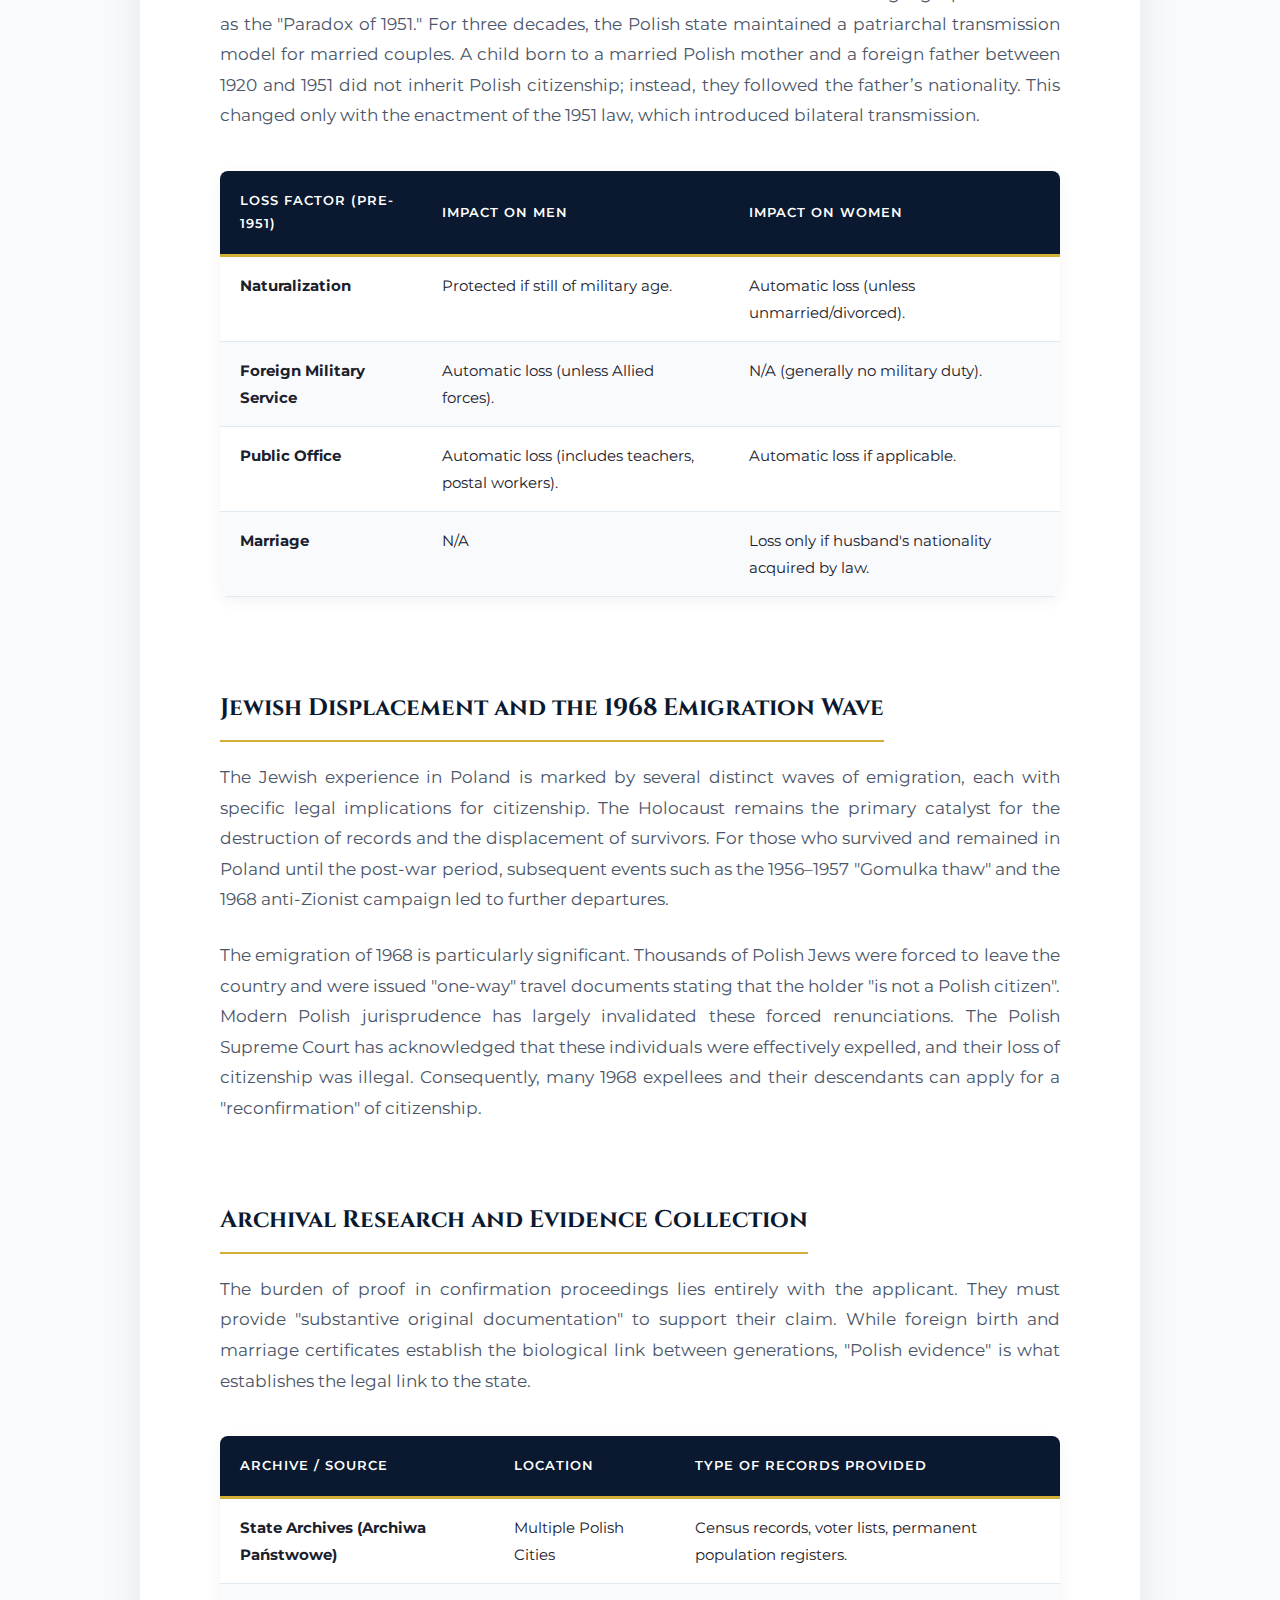
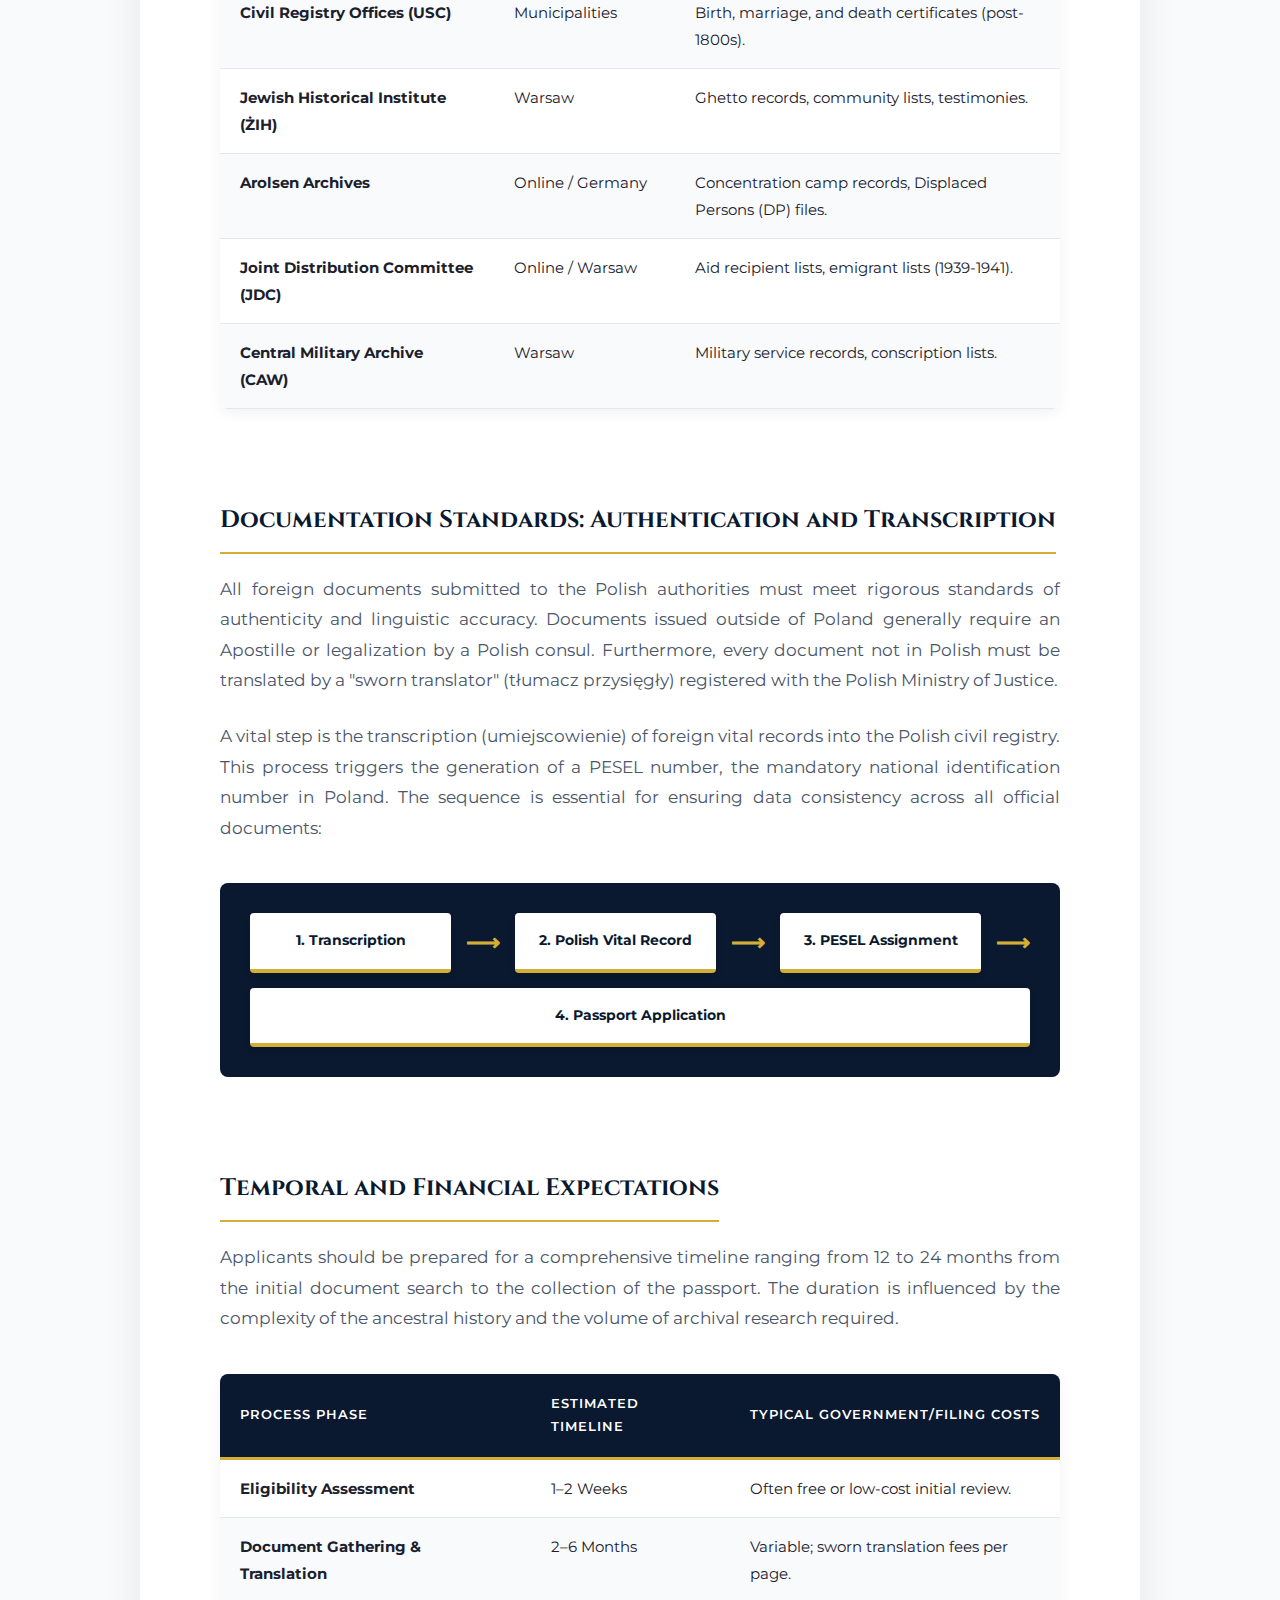
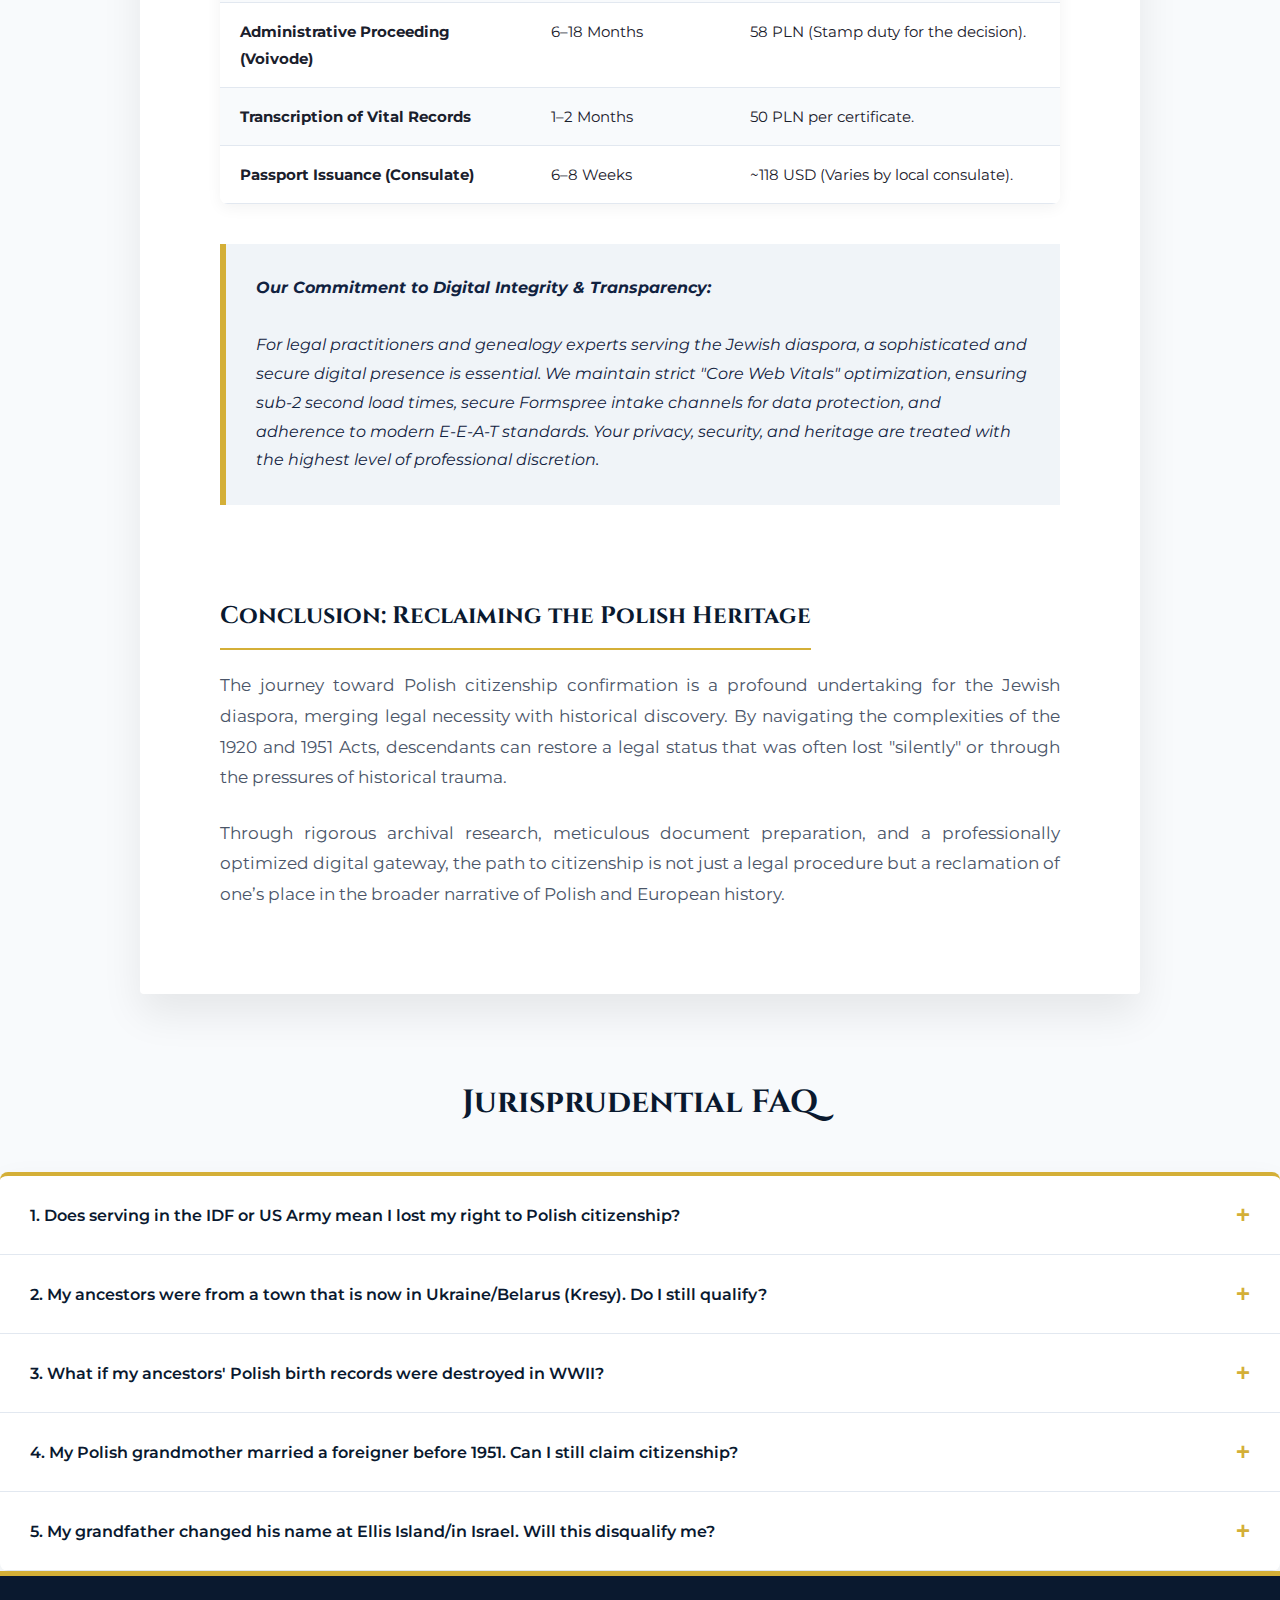
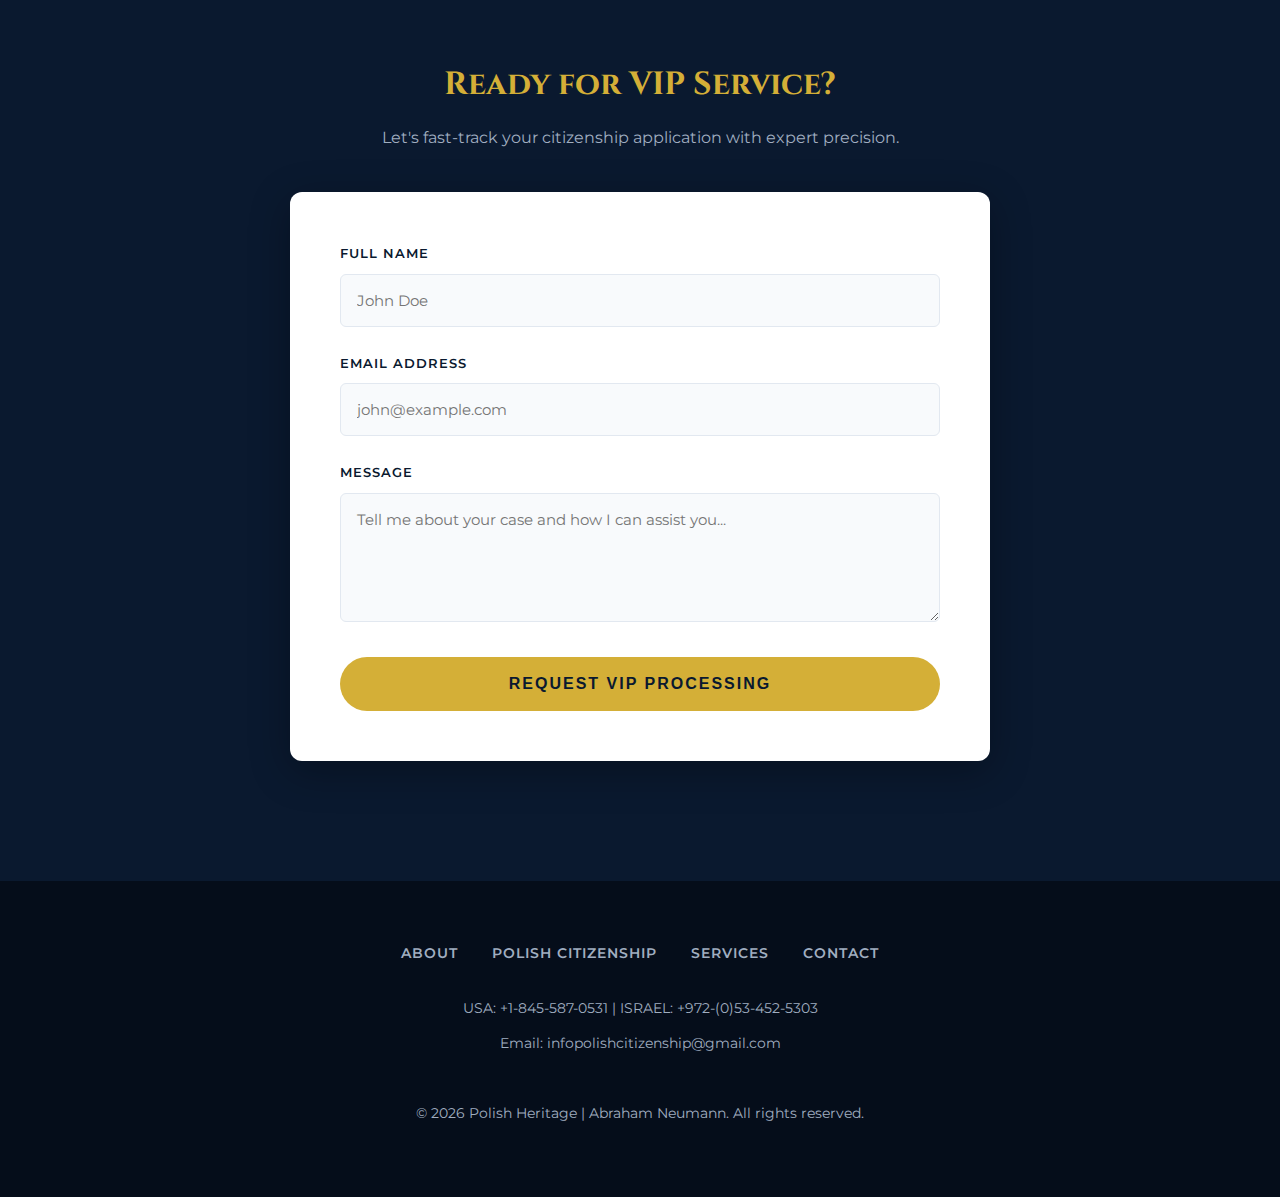
<file: citizenship.html>
<!DOCTYPE html>
<html lang="en">
<head>
    <meta charset="UTF-8">
    <meta name="viewport" content="width=device-width, initial-scale=1.0">
    <title>VIP Citizenship Verification | Polish Heritage</title>
    <link rel="icon" type="image/svg+xml" href="favicon.svg">
    <link rel="alternate icon" href="favicon.png">
    <link href="https://fonts.googleapis.com/css2?family=Cinzel:wght@600;700&family=Montserrat:wght@300;400;600;700&display=swap" rel="stylesheet">
    
    <style>
        /* ALL PREMIUM STYLES EMBEDDED DIRECTLY */
        :root {
            --primary-navy: #0A192F; 
            --secondary-navy: #112240;
            --accent-gold: #D4AF37; 
            --light-bg: #F8FAFC;
            --white: #FFFFFF;
            --text-dark: #1A202C;
            --text-muted: #4A5568;
            --text-light: #A0AEC0;
            --border-color: #E2E8F0;
        }

        * { margin: 0; padding: 0; box-sizing: border-box; }
        
        body {
            font-family: 'Montserrat', sans-serif;
            color: var(--text-dark);
            line-height: 1.8;
            background-color: var(--light-bg);
            -webkit-font-smoothing: antialiased;
        }

        h1, h2, h3, h4, .logo { font-family: 'Cinzel', serif; font-weight: 700; }
        a { text-decoration: none; color: inherit; transition: all 0.3s ease; }

        /* HEADER & NAVIGATION */
        header {
            background-color: var(--primary-navy);
            padding: 25px 60px;
            display: flex;
            justify-content: space-between;
            align-items: center;
            box-shadow: 0 4px 12px rgba(0,0,0,0.15);
            position: sticky;
            top: 0;
            z-index: 100;
        }

        .logo { color: var(--accent-gold); font-size: 26px; letter-spacing: 2px; }
        
        nav ul { list-style: none; display: flex; gap: 35px; }
        nav ul li a { color: var(--white); font-size: 13px; text-transform: uppercase; letter-spacing: 1.5px; font-weight: 600; }
        nav ul li a:hover { color: var(--accent-gold); }

        /* HERO HEADER */
        .page-header {
            background: linear-gradient(135deg, var(--primary-navy) 0%, var(--secondary-navy) 100%);
            color: var(--white);
            text-align: center;
            padding: 100px 20px;
            border-bottom: 5px solid var(--accent-gold);
        }
        .page-header h1 { font-size: 46px; margin-bottom: 20px; color: var(--accent-gold); letter-spacing: 1px; }
        .page-header p { font-size: 18px; max-width: 800px; margin: 0 auto; font-weight: 300; color: #E2E8F0; line-height: 2; }

        /* EDITORIAL LONG-FORM SECTION (THE REPORT) */
        .editorial-container {
            max-width: 1000px;
            margin: 60px auto;
            background: var(--white);
            padding: 60px 80px;
            box-shadow: 0 20px 40px rgba(0,0,0,0.08);
            border-radius: 4px;
        }

        .editorial-header {
            text-align: center;
            margin-bottom: 50px;
            padding-bottom: 30px;
            border-bottom: 1px solid var(--border-color);
        }

        .editorial-header h2 {
            font-size: 36px;
            color: var(--primary-navy);
            margin-bottom: 15px;
            line-height: 1.3;
        }

        .editorial-header .subtitle {
            font-size: 14px;
            text-transform: uppercase;
            letter-spacing: 3px;
            color: var(--accent-gold);
            font-weight: 700;
        }

        .editorial-content h3 {
            font-size: 24px;
            color: var(--primary-navy);
            margin: 50px 0 20px 0;
            padding-bottom: 10px;
            border-bottom: 2px solid var(--accent-gold);
            display: inline-block;
        }

        .editorial-content p {
            margin-bottom: 25px;
            font-size: 17px;
            color: var(--text-muted);
            text-align: justify;
        }

        /* Drop Cap for the first paragraph */
        .drop-cap::first-letter {
            float: left;
            font-family: 'Cinzel', serif;
            font-size: 75px;
            line-height: 60px;
            padding-top: 4px;
            padding-right: 12px;
            padding-left: 3px;
            color: var(--accent-gold);
            font-weight: 700;
        }

        /* LEGAL TABLES UI */
        .table-wrapper {
            margin: 40px 0;
            overflow-x: auto;
            border-radius: 8px;
            box-shadow: 0 4px 15px rgba(0,0,0,0.05);
        }

        .legal-table {
            width: 100%;
            border-collapse: collapse;
            background: var(--white);
            font-size: 15px;
        }

        .legal-table th {
            background-color: var(--primary-navy);
            color: var(--white);
            text-align: left;
            padding: 18px 20px;
            font-weight: 600;
            text-transform: uppercase;
            letter-spacing: 1px;
            font-size: 13px;
            border-bottom: 3px solid var(--accent-gold);
        }

        .legal-table td {
            padding: 15px 20px;
            border-bottom: 1px solid var(--border-color);
            color: var(--text-dark);
            vertical-align: top;
        }

        .legal-table tr:nth-child(even) td { background-color: #F8FAFC; }
        .legal-table tr:hover td { background-color: #F1F5F9; }

        /* PROCESS FLOW UI (Replaces the text formula) */
        .process-flow {
            display: flex;
            align-items: center;
            justify-content: space-between;
            background: var(--primary-navy);
            padding: 30px;
            border-radius: 8px;
            margin: 40px 0;
            flex-wrap: wrap;
            gap: 15px;
        }

        .process-step {
            background: var(--white);
            color: var(--primary-navy);
            padding: 15px 20px;
            border-radius: 4px;
            font-weight: 700;
            font-size: 14px;
            text-align: center;
            flex: 1;
            min-width: 150px;
            border-bottom: 4px solid var(--accent-gold);
            box-shadow: 0 4px 6px rgba(0,0,0,0.1);
        }

        .process-arrow {
            color: var(--accent-gold);
            font-size: 24px;
            font-weight: bold;
        }

        /* HIGHLIGHT BOXES */
        .insight-box {
            background-color: #F0F4F8;
            padding: 30px;
            border-left: 6px solid var(--accent-gold);
            margin: 40px 0;
            font-style: italic;
            color: var(--secondary-navy);
        }

        /* CONTACT FORM SECTION */
        .contact-section { padding: 80px 5% 120px 5%; background-color: var(--primary-navy); color: var(--white); text-align: center; border-top: 5px solid var(--accent-gold); }
        .contact-section h2 { color: var(--accent-gold); font-size: 32px; margin-bottom: 10px; }
        .contact-section > p { margin-bottom: 40px; font-size: 16px; color: var(--text-light); }
        
        .contact-container {
            max-width: 700px;
            margin: 0 auto;
            background: var(--white);
            padding: 50px;
            border-radius: 12px;
            box-shadow: 0 10px 40px rgba(0,0,0,0.3);
            position: relative;
        }
        .contact-form { display: flex; flex-direction: column; gap: 25px; }
        .input-group { display: flex; flex-direction: column; text-align: left; }
        .input-group label { font-size: 13px; color: var(--primary-navy); font-weight: 600; margin-bottom: 8px; text-transform: uppercase; letter-spacing: 1px; }
        .input-group input, .input-group textarea {
            padding: 16px; border: 1px solid #E2E8F0; border-radius: 6px; font-family: 'Montserrat', sans-serif; font-size: 15px; outline: none; background-color: #F8FAFC; color: var(--text-dark);
        }
        .input-group input:focus, .input-group textarea:focus { border-color: var(--accent-gold); background-color: var(--white); }
        
        .btn {
            display: inline-block; background-color: var(--accent-gold); color: var(--primary-navy); padding: 15px 40px; font-size: 14px; font-weight: 700; text-transform: uppercase; letter-spacing: 2px; border-radius: 50px; border: none; cursor: pointer; transition: all 0.3s ease;
        }
        .btn:hover { background-color: #F3C94F; transform: translateY(-3px); box-shadow: 0 6px 20px rgba(212, 175, 55, 0.4); }
        .submit-btn { width: 100%; margin-top: 10px; padding: 18px; font-size: 16px; }

        /* SUCCESS POPUP STYLING */
        #form-status {
            display: none; margin-top: 20px; padding: 15px; background-color: #f0fdf4; color: #166534; border: 1px solid #bbf7d0; border-radius: 8px; text-align: center; font-weight: 600; font-size: 15px;
        }

        /* FOOTER */
        footer { background-color: #050D1A; color: var(--text-light); padding: 60px 5%; text-align: center; font-size: 14px; }
        .footer-nav { margin-bottom: 30px; }
        .footer-nav a { margin: 0 15px; text-transform: uppercase; letter-spacing: 1px; font-weight: 600; }
        .footer-nav a:hover { color: var(--accent-gold); }
        .footer-contact p { margin: 10px 0; }
        .footer-contact span { color: var(--accent-gold); font-weight: 600; }

        /* RESPONSIVE */
        @media(max-width: 900px) {
            .editorial-container { padding: 40px 30px; margin: 30px 15px; }
            header { flex-direction: column; padding: 20px; }
            nav ul { margin-top: 20px; flex-wrap: wrap; justify-content: center; gap: 15px; }
            .process-arrow { display: none; } /* Stack process flow nicely on mobile */
        }
    </style>
</head>
<body>

    <header>
        <div class="logo">Polish Heritage</div>
        <nav>
            <ul>
                <li><a href="index.html#about">About</a></li>
                <li><a href="citizenship.html">Polish Citizenship</a></li>
                <li><a href="index.html#services">Services</a></li>
                <li><a href="about-me.html">Contact</a></li>
            </ul>
        </nav>
    </header>

    <div class="page-header">
        <h1>VIP Citizenship Verification</h1>
        <p>Expert Jurisprudence, Archival Methodology, and Digital Optimization for the Jewish Diaspora.</p>
    </div>

    <article class="editorial-container">
        
        <div class="editorial-header">
            <span class="subtitle">Comprehensive Strategic Framework</span>
            <h2>Confirmation of Polish Citizenship by Descent</h2>
        </div>

        <div class="editorial-content">
            <p class="drop-cap">The acquisition of Polish citizenship by descent is an intricate legal process governed by the foundational principle of <em>jus sanguinis</em>, ensuring that the right of blood transcends geographic boundaries and the passage of time. For the global Jewish diaspora, particularly those whose ancestors emigrated during the tumultuous decades of the 20th century, the process is not one of naturalization but rather a formal confirmation of a pre-existing legal status.</p>
            <p>This procedure, legally designated as the confirmation of possession or loss of Polish citizenship, requires an exhaustive reconstruction of family lineage and a rigorous analysis of the shifting legislative landscape from 1920 to the present day. The pursuit of a Polish passport represents more than the acquisition of a travel document; it is a restoration of a historical link to a nation-state that serves as a gateway to the European Union and its attendant rights of residence, labor, and education.</p>

            <h3>Historical Evolution of Polish Nationality Law</h3>
            <p>The legal architecture of Polish citizenship was born from the re-emergence of the sovereign Polish state following the First World War. Prior to 1918, individuals residing in Polish territories held the citizenship of the partitioning powers—Prussia, Austria-Hungary, or the Russian Empire. The modern legal framework commenced with the Citizenship Act of January 20, 1920, which served as the first consolidated statute for the Second Polish Republic. Understanding the specific provisions of this Act is essential for any descendant, as it established the baseline for how citizenship was acquired, transmitted, and, critically, how it could be inadvertently lost.</p>

            <div class="table-wrapper">
                <table class="legal-table">
                    <thead>
                        <tr>
                            <th>Statute</th>
                            <th>Commencement Date</th>
                            <th>Transmission Logic</th>
                            <th>Dual Citizenship Stance</th>
                        </tr>
                    </thead>
                    <tbody>
                        <tr>
                            <td><strong>Act of 1920</strong></td>
                            <td>January 31, 1920</td>
                            <td>Patrilineal priority for married couples; matrilineal for births out of wedlock.</td>
                            <td>Generally prohibited; foreign naturalization led to automatic loss.</td>
                        </tr>
                        <tr>
                            <td><strong>Act of 1951</strong></td>
                            <td>January 19, 1951</td>
                            <td>Equal transmission from either parent; relaxation of "unity of family" doctrine.</td>
                            <td>Tolerated under specific state-sanctioned conditions.</td>
                        </tr>
                        <tr>
                            <td><strong>Act of 1962</strong></td>
                            <td>August 22, 1962</td>
                            <td>Continuation of bilateral transmission; emphasis on state registration.</td>
                            <td>Recognized as "effective nationality" within Polish borders.</td>
                        </tr>
                        <tr>
                            <td><strong>Act of 2009</strong></td>
                            <td>August 15, 2012</td>
                            <td>Full modern framework; clear procedures for "confirmation."</td>
                            <td>Fully permitted; no penalties for multiple citizenships.</td>
                        </tr>
                    </tbody>
                </table>
            </div>

            <p>The Act of 1920 was characterized by a restrictive approach toward dual nationality, often referred to as the "principle of exclusivity." Article 1 explicitly stated that a Polish citizen could not simultaneously be a citizen of another state. This exclusivity meant that the act of acquiring foreign citizenship—such as naturalizing in the United States, Argentina, or the British Mandate of Palestine—typically resulted in the automatic loss of Polish citizenship for the individual.</p>
            <p>The subsequent Act of 1951 represented a dramatic shift in Polish legal philosophy, influenced by the socialist restructuring of the state and the need to address the massive displacements caused by World War II. This Act abolished many of the patriarchal restrictions of the 1920 law, allowing children to inherit citizenship from their mothers regardless of the father's status.</p>

            <h3>The Military Paradox and Disqualification Nuances</h3>
            <p>One of the most complex aspects of Polish nationality law is the "Military Paradox," derived from Article 11 of the 1920 Act. This provision created a unique protection for male citizens. It stipulated that individuals obliged to perform active military service could only acquire foreign nationality after obtaining an exemption from the Polish Ministry of Military Affairs. Without such permission, the acquisition of a foreign passport was not recognized by the Polish state, and the individual remained a Polish citizen in the eyes of the law.</p>
            <p>Conversely, the 1920 Act was unforgiving regarding actual service in a foreign military. Article 11, point 2, mandated the loss of citizenship for any Pole who entered military service in a foreign country without the consent of the competent Polish authorities. Service in the Israel Defense Forces (IDF) prior to January 19, 1951, is considered a definitive disqualifying event. However, service in the Allied forces during World War II—such as the American, British, or Soviet militaries—is an established exception and did not result in the loss of citizenship.</p>

            <h3>The Paradox of 1951: Gender and Transmission</h3>
            <p>The treatment of women under the 1920 Act created what is now known among legal practitioners as the "Paradox of 1951." For three decades, the Polish state maintained a patriarchal transmission model for married couples. A child born to a married Polish mother and a foreign father between 1920 and 1951 did not inherit Polish citizenship; instead, they followed the father’s nationality. This changed only with the enactment of the 1951 law, which introduced bilateral transmission.</p>

            <div class="table-wrapper">
                <table class="legal-table">
                    <thead>
                        <tr>
                            <th>Loss Factor (Pre-1951)</th>
                            <th>Impact on Men</th>
                            <th>Impact on Women</th>
                        </tr>
                    </thead>
                    <tbody>
                        <tr>
                            <td><strong>Naturalization</strong></td>
                            <td>Protected if still of military age.</td>
                            <td>Automatic loss (unless unmarried/divorced).</td>
                        </tr>
                        <tr>
                            <td><strong>Foreign Military Service</strong></td>
                            <td>Automatic loss (unless Allied forces).</td>
                            <td>N/A (generally no military duty).</td>
                        </tr>
                        <tr>
                            <td><strong>Public Office</strong></td>
                            <td>Automatic loss (includes teachers, postal workers).</td>
                            <td>Automatic loss if applicable.</td>
                        </tr>
                        <tr>
                            <td><strong>Marriage</strong></td>
                            <td>N/A</td>
                            <td>Loss only if husband's nationality acquired by law.</td>
                        </tr>
                    </tbody>
                </table>
            </div>

            <h3>Jewish Displacement and the 1968 Emigration Wave</h3>
            <p>The Jewish experience in Poland is marked by several distinct waves of emigration, each with specific legal implications for citizenship. The Holocaust remains the primary catalyst for the destruction of records and the displacement of survivors. For those who survived and remained in Poland until the post-war period, subsequent events such as the 1956–1957 "Gomulka thaw" and the 1968 anti-Zionist campaign led to further departures.</p>
            <p>The emigration of 1968 is particularly significant. Thousands of Polish Jews were forced to leave the country and were issued "one-way" travel documents stating that the holder "is not a Polish citizen". Modern Polish jurisprudence has largely invalidated these forced renunciations. The Polish Supreme Court has acknowledged that these individuals were effectively expelled, and their loss of citizenship was illegal. Consequently, many 1968 expellees and their descendants can apply for a "reconfirmation" of citizenship.</p>

            <h3>Archival Research and Evidence Collection</h3>
            <p>The burden of proof in confirmation proceedings lies entirely with the applicant. They must provide "substantive original documentation" to support their claim. While foreign birth and marriage certificates establish the biological link between generations, "Polish evidence" is what establishes the legal link to the state.</p>

            <div class="table-wrapper">
                <table class="legal-table">
                    <thead>
                        <tr>
                            <th>Archive / Source</th>
                            <th>Location</th>
                            <th>Type of Records Provided</th>
                        </tr>
                    </thead>
                    <tbody>
                        <tr>
                            <td><strong>State Archives (Archiwa Państwowe)</strong></td>
                            <td>Multiple Polish Cities</td>
                            <td>Census records, voter lists, permanent population registers.</td>
                        </tr>
                        <tr>
                            <td><strong>Civil Registry Offices (USC)</strong></td>
                            <td>Municipalities</td>
                            <td>Birth, marriage, and death certificates (post-1800s).</td>
                        </tr>
                        <tr>
                            <td><strong>Jewish Historical Institute (ŻIH)</strong></td>
                            <td>Warsaw</td>
                            <td>Ghetto records, community lists, testimonies.</td>
                        </tr>
                        <tr>
                            <td><strong>Arolsen Archives</strong></td>
                            <td>Online / Germany</td>
                            <td>Concentration camp records, Displaced Persons (DP) files.</td>
                        </tr>
                        <tr>
                            <td><strong>Joint Distribution Committee (JDC)</strong></td>
                            <td>Online / Warsaw</td>
                            <td>Aid recipient lists, emigrant lists (1939-1941).</td>
                        </tr>
                        <tr>
                            <td><strong>Central Military Archive (CAW)</strong></td>
                            <td>Warsaw</td>
                            <td>Military service records, conscription lists.</td>
                        </tr>
                    </tbody>
                </table>
            </div>

            <h3>Documentation Standards: Authentication and Transcription</h3>
            <p>All foreign documents submitted to the Polish authorities must meet rigorous standards of authenticity and linguistic accuracy. Documents issued outside of Poland generally require an Apostille or legalization by a Polish consul. Furthermore, every document not in Polish must be translated by a "sworn translator" (tłumacz przysięgły) registered with the Polish Ministry of Justice.</p>
            <p>A vital step is the transcription (umiejscowienie) of foreign vital records into the Polish civil registry. This process triggers the generation of a PESEL number, the mandatory national identification number in Poland. The sequence is essential for ensuring data consistency across all official documents:</p>

            <div class="process-flow">
                <div class="process-step">1. Transcription</div>
                <div class="process-arrow">&#10230;</div>
                <div class="process-step">2. Polish Vital Record</div>
                <div class="process-arrow">&#10230;</div>
                <div class="process-step">3. PESEL Assignment</div>
                <div class="process-arrow">&#10230;</div>
                <div class="process-step">4. Passport Application</div>
            </div>

            <h3>Temporal and Financial Expectations</h3>
            <p>Applicants should be prepared for a comprehensive timeline ranging from 12 to 24 months from the initial document search to the collection of the passport. The duration is influenced by the complexity of the ancestral history and the volume of archival research required.</p>

            <div class="table-wrapper">
                <table class="legal-table">
                    <thead>
                        <tr>
                            <th>Process Phase</th>
                            <th>Estimated Timeline</th>
                            <th>Typical Government/Filing Costs</th>
                        </tr>
                    </thead>
                    <tbody>
                        <tr>
                            <td><strong>Eligibility Assessment</strong></td>
                            <td>1–2 Weeks</td>
                            <td>Often free or low-cost initial review.</td>
                        </tr>
                        <tr>
                            <td><strong>Document Gathering & Translation</strong></td>
                            <td>2–6 Months</td>
                            <td>Variable; sworn translation fees per page.</td>
                        </tr>
                        <tr>
                            <td><strong>Administrative Proceeding (Voivode)</strong></td>
                            <td>6–18 Months</td>
                            <td>58 PLN (Stamp duty for the decision).</td>
                        </tr>
                        <tr>
                            <td><strong>Transcription of Vital Records</strong></td>
                            <td>1–2 Months</td>
                            <td>50 PLN per certificate.</td>
                        </tr>
                        <tr>
                            <td><strong>Passport Issuance (Consulate)</strong></td>
                            <td>6–8 Weeks</td>
                            <td>~118 USD (Varies by local consulate).</td>
                        </tr>
                    </tbody>
                </table>
            </div>

            <div class="insight-box">
                <strong>Our Commitment to Digital Integrity & Transparency:</strong> <br><br>
                For legal practitioners and genealogy experts serving the Jewish diaspora, a sophisticated and secure digital presence is essential. We maintain strict "Core Web Vitals" optimization, ensuring sub-2 second load times, secure Formspree intake channels for data protection, and adherence to modern E-E-A-T standards. Your privacy, security, and heritage are treated with the highest level of professional discretion.
            </div>

            <h3>Conclusion: Reclaiming the Polish Heritage</h3>
            <p>The journey toward Polish citizenship confirmation is a profound undertaking for the Jewish diaspora, merging legal necessity with historical discovery. By navigating the complexities of the 1920 and 1951 Acts, descendants can restore a legal status that was often lost "silently" or through the pressures of historical trauma.</p>
            <p>Through rigorous archival research, meticulous document preparation, and a professionally optimized digital gateway, the path to citizenship is not just a legal procedure but a reclamation of one’s place in the broader narrative of Polish and European history.</p>

        </div>
    </article>

    <section class="content-section" style="padding-top: 20px;">
        <div class="content-block" style="padding: 0; background: transparent; box-shadow: none; border: none;">
            
            <h2 style="text-align: center; margin-bottom: 40px; color: var(--primary-navy); font-size: 32px; font-family: 'Cinzel', serif;">Jurisprudential FAQ</h2>

            <div class="accordion-container" style="background: var(--white); border-radius: 8px; box-shadow: 0 10px 30px rgba(0,0,0,0.05); overflow: hidden; border-top: 4px solid var(--accent-gold);">
                
                <div class="accordion-item" style="border-bottom: 1px solid #E2E8F0;">
                    <button class="accordion-header" style="width: 100%; padding: 25px 30px; background: none; border: none; display: flex; justify-content: space-between; align-items: center; cursor: pointer; text-align: left;">
                        <h3 style="font-size: 16px; color: var(--primary-navy); margin: 0; font-family: 'Montserrat', sans-serif; font-weight: 600;">1. Does serving in the IDF or US Army mean I lost my right to Polish citizenship?</h3>
                        <span class="icon" style="color: var(--accent-gold); font-size: 24px; font-weight: bold;">+</span>
                    </button>
                    <div class="accordion-content" style="max-height: 0; overflow: hidden; transition: max-height 0.3s ease; background: #F8FAFC; padding: 0 30px;">
                        <div style="padding-bottom: 25px;">
                            <p style="margin-bottom: 15px;"><strong style="color: var(--accent-gold); text-transform: uppercase; font-size: 12px; letter-spacing: 1px;">Executive Summary:</strong><br>
                            Military service in a foreign army prior to January 19, 1951, generally resulted in the automatic loss of Polish citizenship, unless the service occurred within Allied forces during WWII or the individual remained subject to the Polish draft. For service occurring after 1951, there is no impact.</p>
                            
                            <p style="margin-bottom: 15px;"><strong style="color: var(--accent-gold); text-transform: uppercase; font-size: 12px; letter-spacing: 1px;">Legal Framework:</strong><br>
                            Under the 1920 Act (Art. 11), foreign military service triggered loss of nationality. However, the Polish Supreme Court recognizes a 'Wartime Exception' for Allied service. Furthermore, the 'Military Paradox' often protected men who remained subject to the Polish draft from losing citizenship through naturalization alone.</p>
                            
                            <p><strong style="color: var(--accent-gold); text-transform: uppercase; font-size: 12px; letter-spacing: 1px;">Archival Solution:</strong><br>
                            We cross-reference Central Army Archive (CAW) draft records with foreign military booklets. By proving an ancestor was 'fit for service' in Poland during their foreign enlistment, we can often invoke the Military Paradox to maintain legal continuity.</p>
                        </div>
                    </div>
                </div>

                <div class="accordion-item" style="border-bottom: 1px solid #E2E8F0;">
                    <button class="accordion-header" style="width: 100%; padding: 25px 30px; background: none; border: none; display: flex; justify-content: space-between; align-items: center; cursor: pointer; text-align: left;">
                        <h3 style="font-size: 16px; color: var(--primary-navy); margin: 0; font-family: 'Montserrat', sans-serif; font-weight: 600;">2. My ancestors were from a town that is now in Ukraine/Belarus (Kresy). Do I still qualify?</h3>
                        <span class="icon" style="color: var(--accent-gold); font-size: 24px; font-weight: bold;">+</span>
                    </button>
                    <div class="accordion-content" style="max-height: 0; overflow: hidden; transition: max-height 0.3s ease; background: #F8FAFC; padding: 0 30px;">
                        <div style="padding-bottom: 25px;">
                            <p style="margin-bottom: 15px;"><strong style="color: var(--accent-gold); text-transform: uppercase; font-size: 12px; letter-spacing: 1px;">Executive Summary:</strong><br>
                            Yes, provided your ancestors were Polish citizens residing in those territories after 1920 and did not fall victim to the 1951 mass revocation. Proving they left before the 1945 border shifts is the key to a successful claim.</p>
                            
                            <p style="margin-bottom: 15px;"><strong style="color: var(--accent-gold); text-transform: uppercase; font-size: 12px; letter-spacing: 1px;">Legal Framework:</strong><br>
                            The 1951 Act revoked citizenship for residents of territories east of the Curzon Line annexed by the USSR. To bypass this, we must prove the ancestor was not 'permanently residing' in the annexed zone at the time of the treaty or had already emigrated to the West/Palestine.</p>
                            
                            <p><strong style="color: var(--accent-gold); text-transform: uppercase; font-size: 12px; letter-spacing: 1px;">Archival Solution:</strong><br>
                            Our researchers access ZAGS offices in Ukraine and the 'Beyond the Bug River' collections in Warsaw. We utilize 1930s residential registers (Księgi Meldunkowe) and voter lists to establish settled status within Polish jurisdiction.</p>
                        </div>
                    </div>
                </div>

                <div class="accordion-item" style="border-bottom: 1px solid #E2E8F0;">
                    <button class="accordion-header" style="width: 100%; padding: 25px 30px; background: none; border: none; display: flex; justify-content: space-between; align-items: center; cursor: pointer; text-align: left;">
                        <h3 style="font-size: 16px; color: var(--primary-navy); margin: 0; font-family: 'Montserrat', sans-serif; font-weight: 600;">3. What if my ancestors' Polish birth records were destroyed in WWII?</h3>
                        <span class="icon" style="color: var(--accent-gold); font-size: 24px; font-weight: bold;">+</span>
                    </button>
                    <div class="accordion-content" style="max-height: 0; overflow: hidden; transition: max-height 0.3s ease; background: #F8FAFC; padding: 0 30px;">
                        <div style="padding-bottom: 25px;">
                            <p style="margin-bottom: 15px;"><strong style="color: var(--accent-gold); text-transform: uppercase; font-size: 12px; letter-spacing: 1px;">Executive Summary:</strong><br>
                            The destruction of a primary birth record is rarely an absolute barrier. We reconstruct a 'Shadow Portfolio' of secondary evidence recognized by the Voivodeship, which legally substitutes for missing vital certificates.</p>
                            
                            <p style="margin-bottom: 15px;"><strong style="color: var(--accent-gold); text-transform: uppercase; font-size: 12px; letter-spacing: 1px;">Legal Framework:</strong><br>
                            While the 2009 Act places the burden of proof on the applicant, Article 2 of the 1920 Act allows citizenship confirmation via proof of 'permanent settlement.' An official Certificate of Non-Existence from the archives allows us to present secondary Polish-issued IDs.</p>
                            
                            <p><strong style="color: var(--accent-gold); text-transform: uppercase; font-size: 12px; letter-spacing: 1px;">Archival Solution:</strong><br>
                            We scour the Jewish Historical Institute (JHI) for survivor cards and the National Archives for ship manifests. These documents often contain references to original passport numbers or draft records that verify identity to the state's satisfaction.</p>
                        </div>
                    </div>
                </div>

                <div class="accordion-item" style="border-bottom: 1px solid #E2E8F0;">
                    <button class="accordion-header" style="width: 100%; padding: 25px 30px; background: none; border: none; display: flex; justify-content: space-between; align-items: center; cursor: pointer; text-align: left;">
                        <h3 style="font-size: 16px; color: var(--primary-navy); margin: 0; font-family: 'Montserrat', sans-serif; font-weight: 600;">4. My Polish grandmother married a foreigner before 1951. Can I still claim citizenship?</h3>
                        <span class="icon" style="color: var(--accent-gold); font-size: 24px; font-weight: bold;">+</span>
                    </button>
                    <div class="accordion-content" style="max-height: 0; overflow: hidden; transition: max-height 0.3s ease; background: #F8FAFC; padding: 0 30px;">
                        <div style="padding-bottom: 25px;">
                            <p style="margin-bottom: 15px;"><strong style="color: var(--accent-gold); text-transform: uppercase; font-size: 12px; letter-spacing: 1px;">Executive Summary:</strong><br>
                            This is complex due to historic gender discrimination, but a parent's birth after 1951 or an 'out-of-wedlock' birth can preserve the lineage. Recent legal shifts have opened pathways for maternal claims previously considered 'broken'.</p>
                            
                            <p style="margin-bottom: 15px;"><strong style="color: var(--accent-gold); text-transform: uppercase; font-size: 12px; letter-spacing: 1px;">Legal Framework:</strong><br>
                            The 1920 Act stripped women of citizenship upon marrying a foreigner. However, the 1951 Act ended this 'marriage penalty.' If the next generation was born after January 1951, the grandmother's Polish status remains the legal source of your claim.</p>
                            
                            <p><strong style="color: var(--accent-gold); text-transform: uppercase; font-size: 12px; letter-spacing: 1px;">Archival Solution:</strong><br>
                            We audit foreign naturalization timelines to prove the grandmother did not automatically acquire her husband's nationality. We then secure certificates of non-naturalization to present a clean legal chain.</p>
                        </div>
                    </div>
                </div>

                <div class="accordion-item" style="border-bottom: 1px solid #E2E8F0;">
                    <button class="accordion-header" style="width: 100%; padding: 25px 30px; background: none; border: none; display: flex; justify-content: space-between; align-items: center; cursor: pointer; text-align: left;">
                        <h3 style="font-size: 16px; color: var(--primary-navy); margin: 0; font-family: 'Montserrat', sans-serif; font-weight: 600;">5. My grandfather changed his name at Ellis Island/in Israel. Will this disqualify me?</h3>
                        <span class="icon" style="color: var(--accent-gold); font-size: 24px; font-weight: bold;">+</span>
                    </button>
                    <div class="accordion-content" style="max-height: 0; overflow: hidden; transition: max-height 0.3s ease; background: #F8FAFC; padding: 0 30px;">
                        <div style="padding-bottom: 25px;">
                            <p style="margin-bottom: 15px;"><strong style="color: var(--accent-gold); text-transform: uppercase; font-size: 12px; letter-spacing: 1px;">Executive Summary:</strong><br>
                            Name changes do not disqualify you, provided we establish a 'Legal Continuity of Identity' through a certified paper trail. Bridging the gap between a Polish birth name and a Western or Hebrew surname is a routine part of our archival reconstruction.</p>
                            
                            <p style="margin-bottom: 15px;"><strong style="color: var(--accent-gold); text-transform: uppercase; font-size: 12px; letter-spacing: 1px;">Legal Framework:</strong><br>
                            Polish law requires standardization across all files. For Israeli applicants, a Name Change Certificate with an Apostille is mandatory. For US applicants, we link the Polish birth record to the US Petition for Naturalization through ship manifests.</p>
                            
                            <p><strong style="color: var(--accent-gold); text-transform: uppercase; font-size: 12px; letter-spacing: 1px;">Archival Solution:</strong><br>
                            We obtain 'Original Name at Entry' records from the National Archives (NARA) or the Israeli Ministry of Interior. By providing sworn translations of these identity links, we ensure the Voivode recognizes the ancestor as the same individual born in Poland.</p>
                        </div>
                    </div>
                </div>

            </div>
        </div>
    </section>

    <script>
        document.querySelectorAll('.accordion-header').forEach(button => {
            button.addEventListener('click', () => {
                const accordionContent = button.nextElementSibling;
                const icon = button.querySelector('.icon');
                
                button.classList.toggle('active');
                
                if (button.classList.contains('active')) {
                    accordionContent.style.maxHeight = accordionContent.scrollHeight + 'px';
                    accordionContent.style.paddingTop = '15px';
                    icon.textContent = '-';
                } else {
                    accordionContent.style.maxHeight = 0;
                    accordionContent.style.paddingTop = '0';
                    icon.textContent = '+';
                }
            });
        });
    </script>

    <script type="application/ld+json">
    {
      "@context": "https://schema.org",
      "@type": "FAQPage",
      "mainEntity": [
        {
          "@type": "Question",
          "name": "Does serving in the IDF or US Army mean I lost my right to Polish citizenship?",
          "acceptedAnswer": {
            "@type": "Answer",
            "text": "Military service in a foreign army prior to January 19, 1951, generally resulted in the automatic loss of Polish citizenship, unless the service occurred within Allied forces during WWII or the individual remained subject to the Polish draft. For service occurring after 1951, there is no impact."
          }
        },
        {
          "@type": "Question",
          "name": "My ancestors were from a town that is now in Ukraine/Belarus (Kresy). Do I still qualify?",
          "acceptedAnswer": {
            "@type": "Answer",
            "text": "Yes, provided your ancestors were Polish citizens residing in those territories after 1920 and did not fall victim to the 1951 mass revocation. Proving they left before the 1945 border shifts is the key to a successful claim."
          }
        },
        {
          "@type": "Question",
          "name": "What if my ancestors' Polish birth records were destroyed in WWII?",
          "acceptedAnswer": {
            "@type": "Answer",
            "text": "The destruction of a primary birth record is rarely an absolute barrier. We reconstruct a 'Shadow Portfolio' of secondary evidence recognized by the Voivodeship, which legally substitutes for missing vital certificates."
          }
        },
        {
          "@type": "Question",
          "name": "My Polish grandmother married a foreigner before 1951. Can I still claim citizenship?",
          "acceptedAnswer": {
            "@type": "Answer",
            "text": "If the next generation was born after January 1951, the grandmother's Polish status remains the legal source of your claim, as the 1951 Act ended the marriage penalty."
          }
        },
        {
          "@type": "Question",
          "name": "My grandfather changed his name at Ellis Island/in Israel. Will this disqualify me?",
          "acceptedAnswer": {
            "@type": "Answer",
            "text": "Name changes do not disqualify you, provided we establish a Legal Continuity of Identity through a certified paper trail such as Name Change Certificates or Naturalization Petitions."
          }
        }
      ]
    }
    </script>

    <section class="contact-section">
        <h2>Ready for VIP Service?</h2>
        <p>Let's fast-track your citizenship application with expert precision.</p>
        
        <div class="contact-container">
            <form id="my-form" action="https://formspree.io/f/xzdjvpdj" method="POST" class="contact-form">
                
                <div class="input-group">
                    <label for="name">Full Name</label>
                    <input type="text" id="name" name="name" placeholder="John Doe" required>
                </div>
                
                <div class="input-group">
                    <label for="email">Email Address</label>
                    <input type="email" id="email" name="email" placeholder="john@example.com" required>
                </div>
                
                <div class="input-group">
                    <label for="message">Message</label>
                    <textarea id="message" name="message" rows="5" placeholder="Tell me about your case and how I can assist you..." required></textarea>
                </div>
                
                <button type="submit" class="btn submit-btn">Request VIP Processing</button>
            </form>
            <div id="form-status">Thank you! Your message has been sent to Polish Heritage successfully. I will be in touch shortly.</div>
            
        </div>
    </section>

    <footer>
        <div class="footer-nav">
            <a href="index.html#about">About</a>
            <a href="citizenship.html">Polish Citizenship</a>
            <a href="index.html#services">Services</a>
            <a href="about-me.html">Contact</a>
        </div>
        <div class="footer-contact">
            <p>USA: +1-845-587-0531 | ISRAEL: +972-(0)53-452-5303</p>
            <p>Email: infopolishcitizenship@gmail.com</p>
            <br>
            <p>&copy; 2026 Polish Heritage | Abraham Neumann. All rights reserved.</p>
        </div>
    </footer>

    <script>
        var form = document.getElementById("my-form");
        var statusMessage = document.getElementById("form-status");

        async function handleSubmit(event) {
            event.preventDefault(); 
            var data = new FormData(event.target);
            
            fetch(event.target.action, {
                method: form.method,
                body: data,
                headers: {
                    'Accept': 'application/json'
                }
            }).then(response => {
                if (response.ok) {
                    statusMessage.style.display = "block";
                    form.reset();
                    
                    setTimeout(function() {
                        statusMessage.style.display = "none";
                    }, 6000);
                } else {
                    statusMessage.style.display = "block";
                    statusMessage.style.backgroundColor = "#fef2f2";
                    statusMessage.style.color = "#991b1b";
                    statusMessage.style.border = "1px solid #fecaca";
                    statusMessage.innerHTML = "Oops! There was a problem submitting your form.";
                }
            }).catch(error => {
                statusMessage.style.display = "block";
                statusMessage.innerHTML = "Oops! There was a problem submitting your form.";
            });
        }
        form.addEventListener("submit", handleSubmit);
    </script>
</body>
</html>
</file>
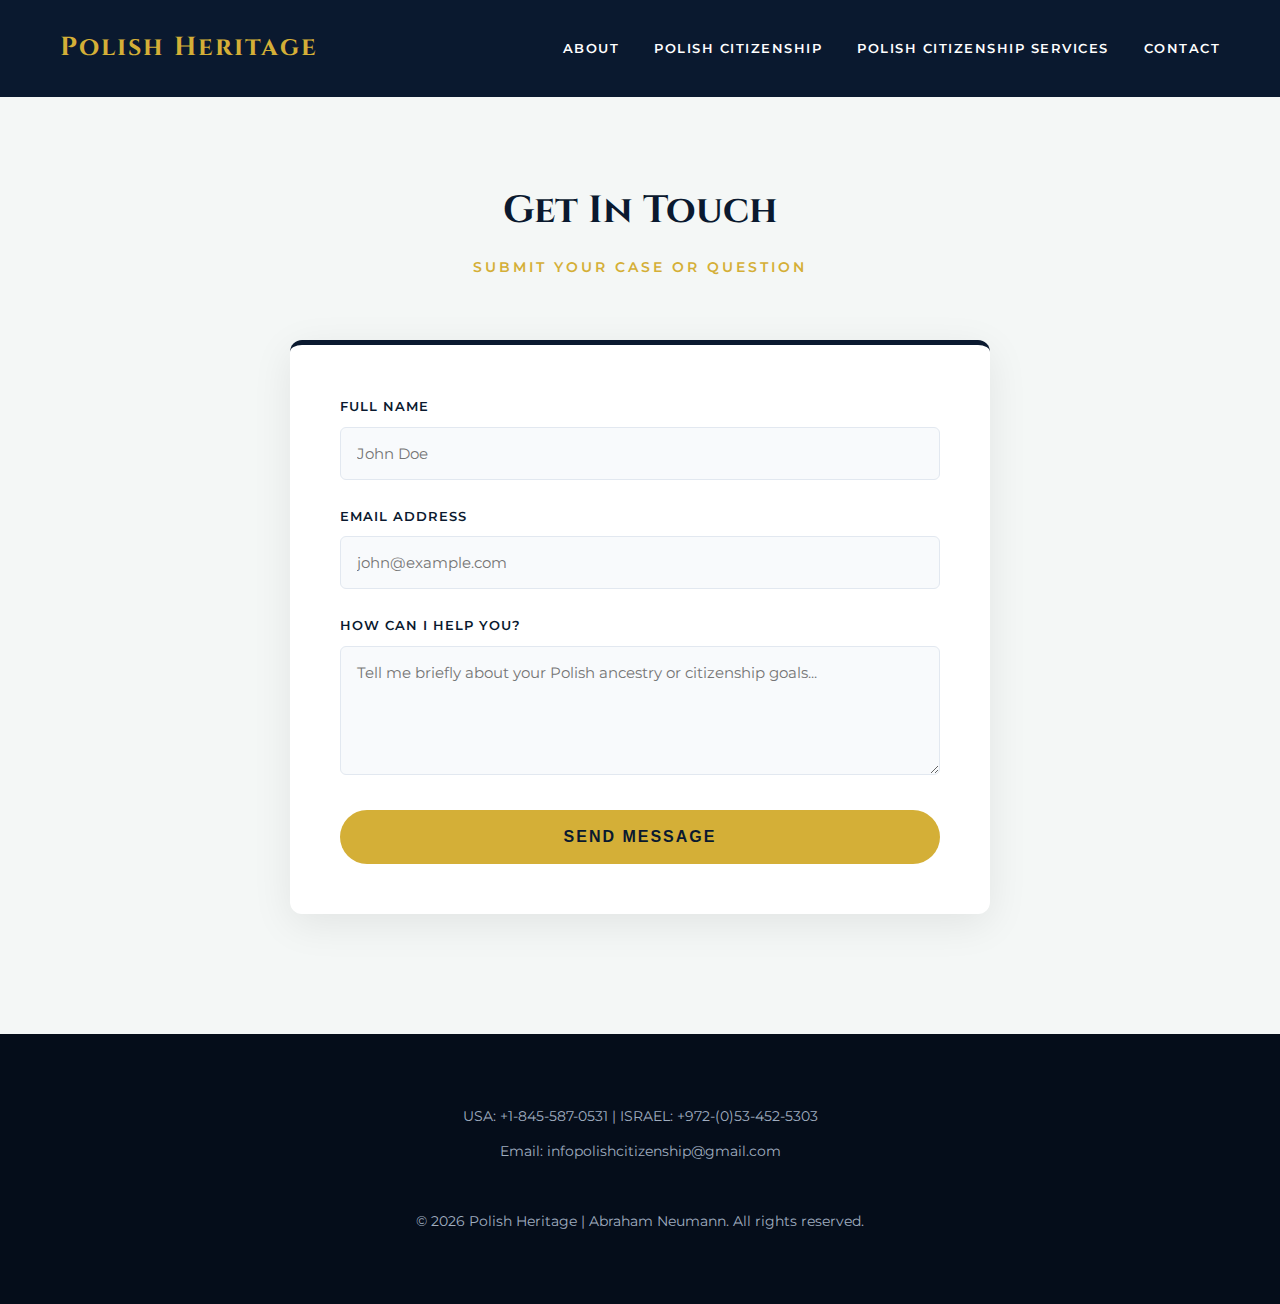
<file: contact.html>
<!DOCTYPE html>
<html lang="en">
<head>
    <meta charset="UTF-8">
    <meta name="viewport" content="width=device-width, initial-scale=1.0">
    <title>Contact | Polish Heritage</title>
    <link rel="icon" type="image/svg+xml" href="favicon.svg">
    <link rel="alternate icon" href="favicon.png">
    <link href="https://fonts.googleapis.com/css2?family=Cinzel:wght@600;700&family=Montserrat:wght@300;400;600&display=swap" rel="stylesheet">
    
    <style>
        /* ALL PREMIUM STYLES EMBEDDED DIRECTLY */
        :root {
            --primary-navy: #0A192F; 
            --accent-gold: #D4AF37; 
            --light-bg: #F4F7F6;
            --white: #FFFFFF;
            --text-dark: #2D3748;
            --text-light: #A0AEC0;
        }

        * { margin: 0; padding: 0; box-sizing: border-box; }

        body {
            font-family: 'Montserrat', sans-serif;
            color: var(--text-dark);
            line-height: 1.8;
            background-color: var(--light-bg);
        }

        h1, h2, h3, .logo { font-family: 'Cinzel', serif; font-weight: 700; }
        a { text-decoration: none; color: inherit; transition: all 0.3s ease; }

        /* HEADER & NAVIGATION */
        header {
            background-color: var(--primary-navy);
            padding: 25px 60px;
            display: flex;
            justify-content: space-between;
            align-items: center;
            box-shadow: 0 4px 12px rgba(0,0,0,0.1);
        }

        .logo { color: var(--accent-gold); font-size: 26px; letter-spacing: 2px; }

        nav ul { list-style: none; display: flex; gap: 35px; }
        nav ul li a { color: var(--white); font-size: 13px; text-transform: uppercase; letter-spacing: 1.5px; font-weight: 600; }
        nav ul li a:hover { color: var(--accent-gold); }

        /* SECTION TITLES */
        .section-title { text-align: center; margin-bottom: 60px; font-size: 38px; color: var(--primary-navy); }
        .section-title span { display: block; font-family: 'Montserrat', sans-serif; font-size: 14px; color: var(--accent-gold); margin-top: 10px; text-transform: uppercase; letter-spacing: 3px; font-weight: 600; }

        /* CONTACT FORM SECTION */
        .contact-section { padding: 80px 5% 120px 5%; background-color: var(--light-bg); min-height: 70vh;}
        .contact-container {
            max-width: 700px;
            margin: 0 auto;
            background: var(--white);
            padding: 50px;
            border-radius: 12px;
            box-shadow: 0 10px 40px rgba(0,0,0,0.08);
            border-top: 5px solid var(--primary-navy);
        }
        .contact-form { display: flex; flex-direction: column; gap: 25px; }
        .input-group { display: flex; flex-direction: column; text-align: left; }
        .input-group label { font-size: 13px; color: var(--primary-navy); font-weight: 600; margin-bottom: 8px; text-transform: uppercase; letter-spacing: 1px; }
        .input-group input, .input-group textarea {
            padding: 16px; border: 1px solid #E2E8F0; border-radius: 6px; font-family: 'Montserrat', sans-serif; font-size: 15px; outline: none; background-color: #F8FAFC;
        }
        .input-group input:focus, .input-group textarea:focus { border-color: var(--accent-gold); background-color: var(--white); }
        
        .btn {
            display: inline-block; background-color: var(--accent-gold); color: var(--primary-navy); padding: 15px 40px; font-size: 14px; font-weight: 600; text-transform: uppercase; letter-spacing: 2px; border-radius: 50px; border: none; cursor: pointer; transition: all 0.3s ease;
        }
        .btn:hover { background-color: #F3C94F; transform: translateY(-3px); }
        .submit-btn { width: 100%; margin-top: 10px; padding: 18px; font-size: 16px; }

        /* FOOTER */
        footer { background-color: #050D1A; color: var(--text-light); padding: 60px 5%; text-align: center; font-size: 14px; }
        .footer-contact p { margin: 10px 0; }
        .footer-contact span { color: var(--accent-gold); font-weight: 600; }

        /* RESPONSIVE */
        @media(max-width: 768px) {
            header { flex-direction: column; padding: 20px; }
            nav ul { margin-top: 20px; flex-wrap: wrap; justify-content: center; gap: 15px; }
            .contact-container { padding: 30px 20px; }
        }
    </style>
</head>
<body>

    <header>
        <div class="logo">Polish Heritage</div>
        <nav>
            <ul>
                <li><a href="index.html#about">About</a></li>
                <li><a href="index.html#citizenship">Polish Citizenship</a></li>
                <li><a href="index.html#services">Polish Citizenship Services</a></li>
                <li><a href="contact.html">Contact</a></li>
            </ul>
        </nav>
    </header>

    <section class="contact-section">
        <h2 class="section-title">Get In Touch <span>Submit Your Case or Question</span></h2>
        
        <div class="contact-container">
            <form action="https://formspree.io/f/YOUR_FORMSPREE_ID" method="POST" class="contact-form">
                
                <div class="input-group">
                    <label for="name">Full Name</label>
                    <input type="text" id="name" name="name" placeholder="John Doe" required>
                </div>
                
                <div class="input-group">
                    <label for="email">Email Address</label>
                    <input type="email" id="email" name="email" placeholder="john@example.com" required>
                </div>
                
                <div class="input-group">
                    <label for="message">How can I help you?</label>
                    <textarea id="message" name="message" rows="5" placeholder="Tell me briefly about your Polish ancestry or citizenship goals..." required></textarea>
                </div>
                
                <button type="submit" class="btn submit-btn">Send Message</button>
            </form>
        </div>
    </section>

    <footer>
        <div class="footer-contact">
            <p>USA: +1-845-587-0531 | ISRAEL: +972-(0)53-452-5303</p>
            <p>Email: infopolishcitizenship@gmail.com</p>
            <br>
            <p>&copy; 2026 Polish Heritage | Abraham Neumann. All rights reserved.</p>
        </div>
    </footer>

</body>
</html>
</file>
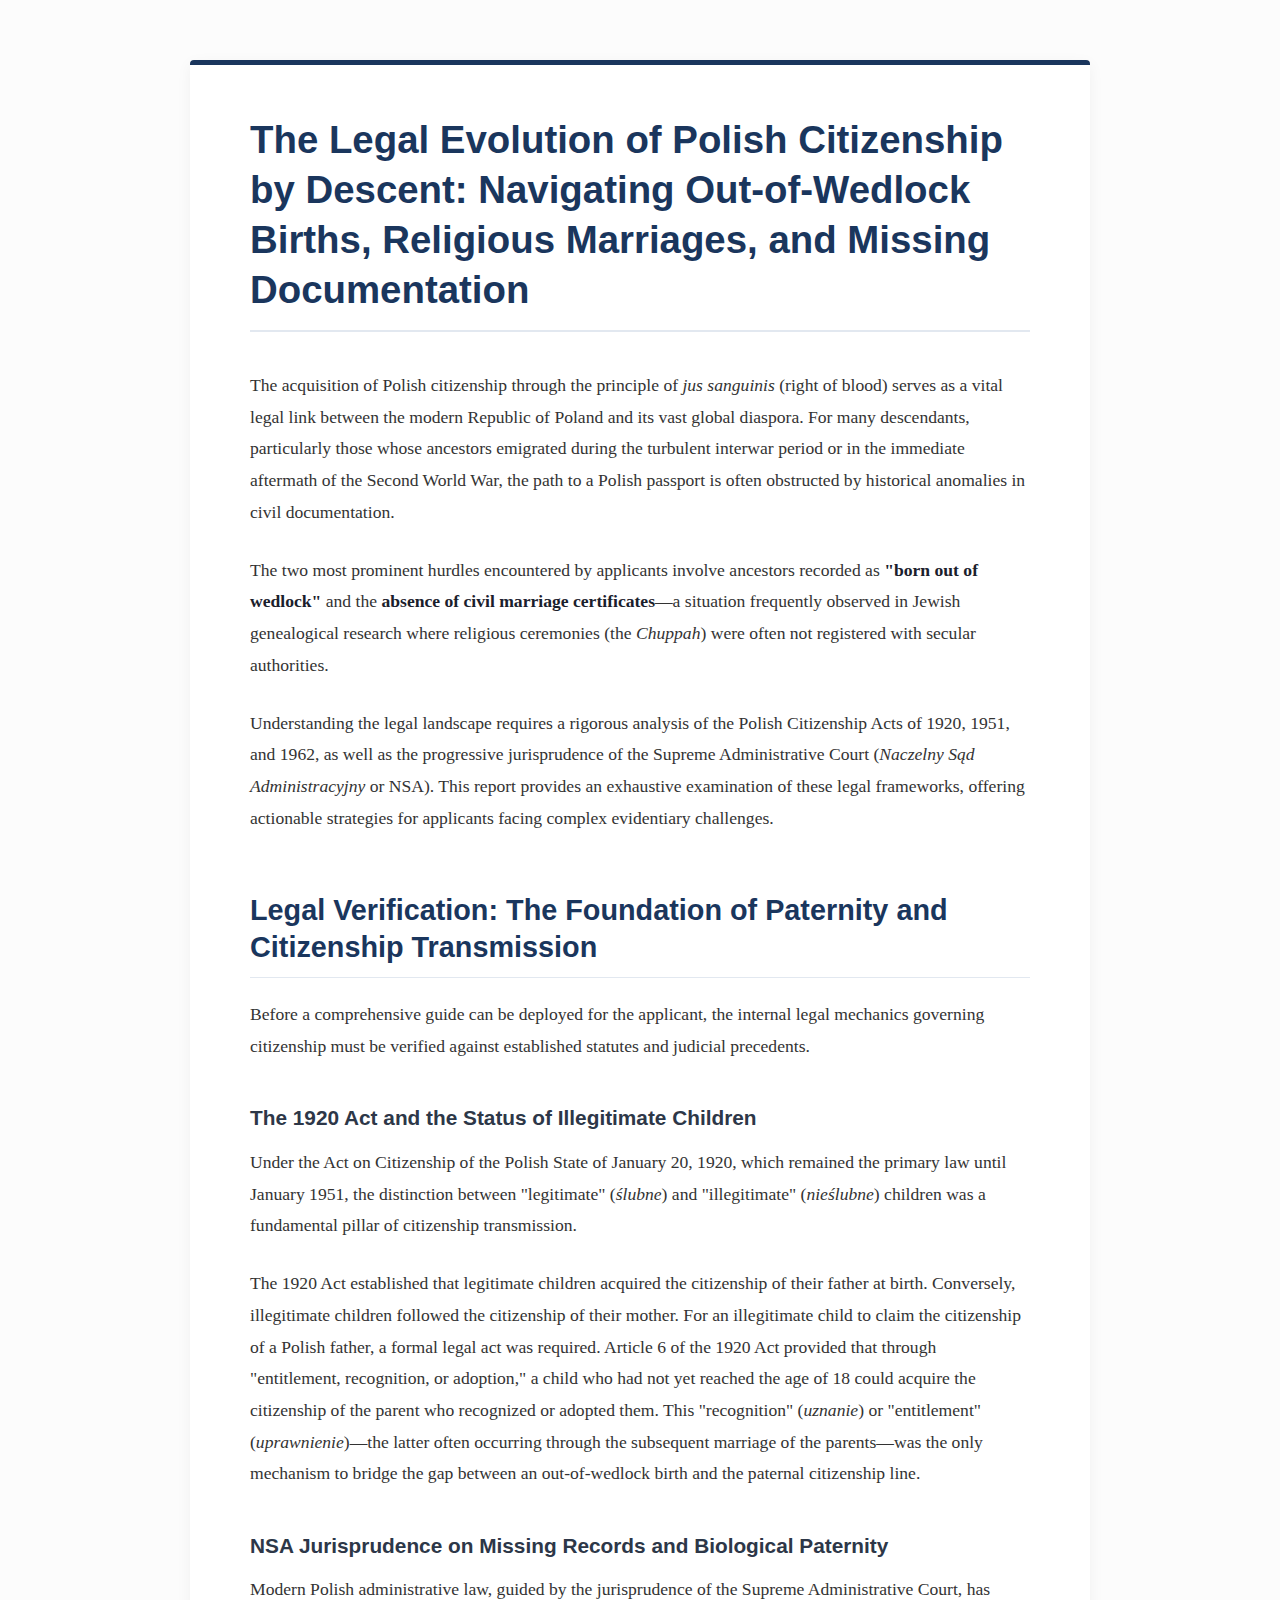
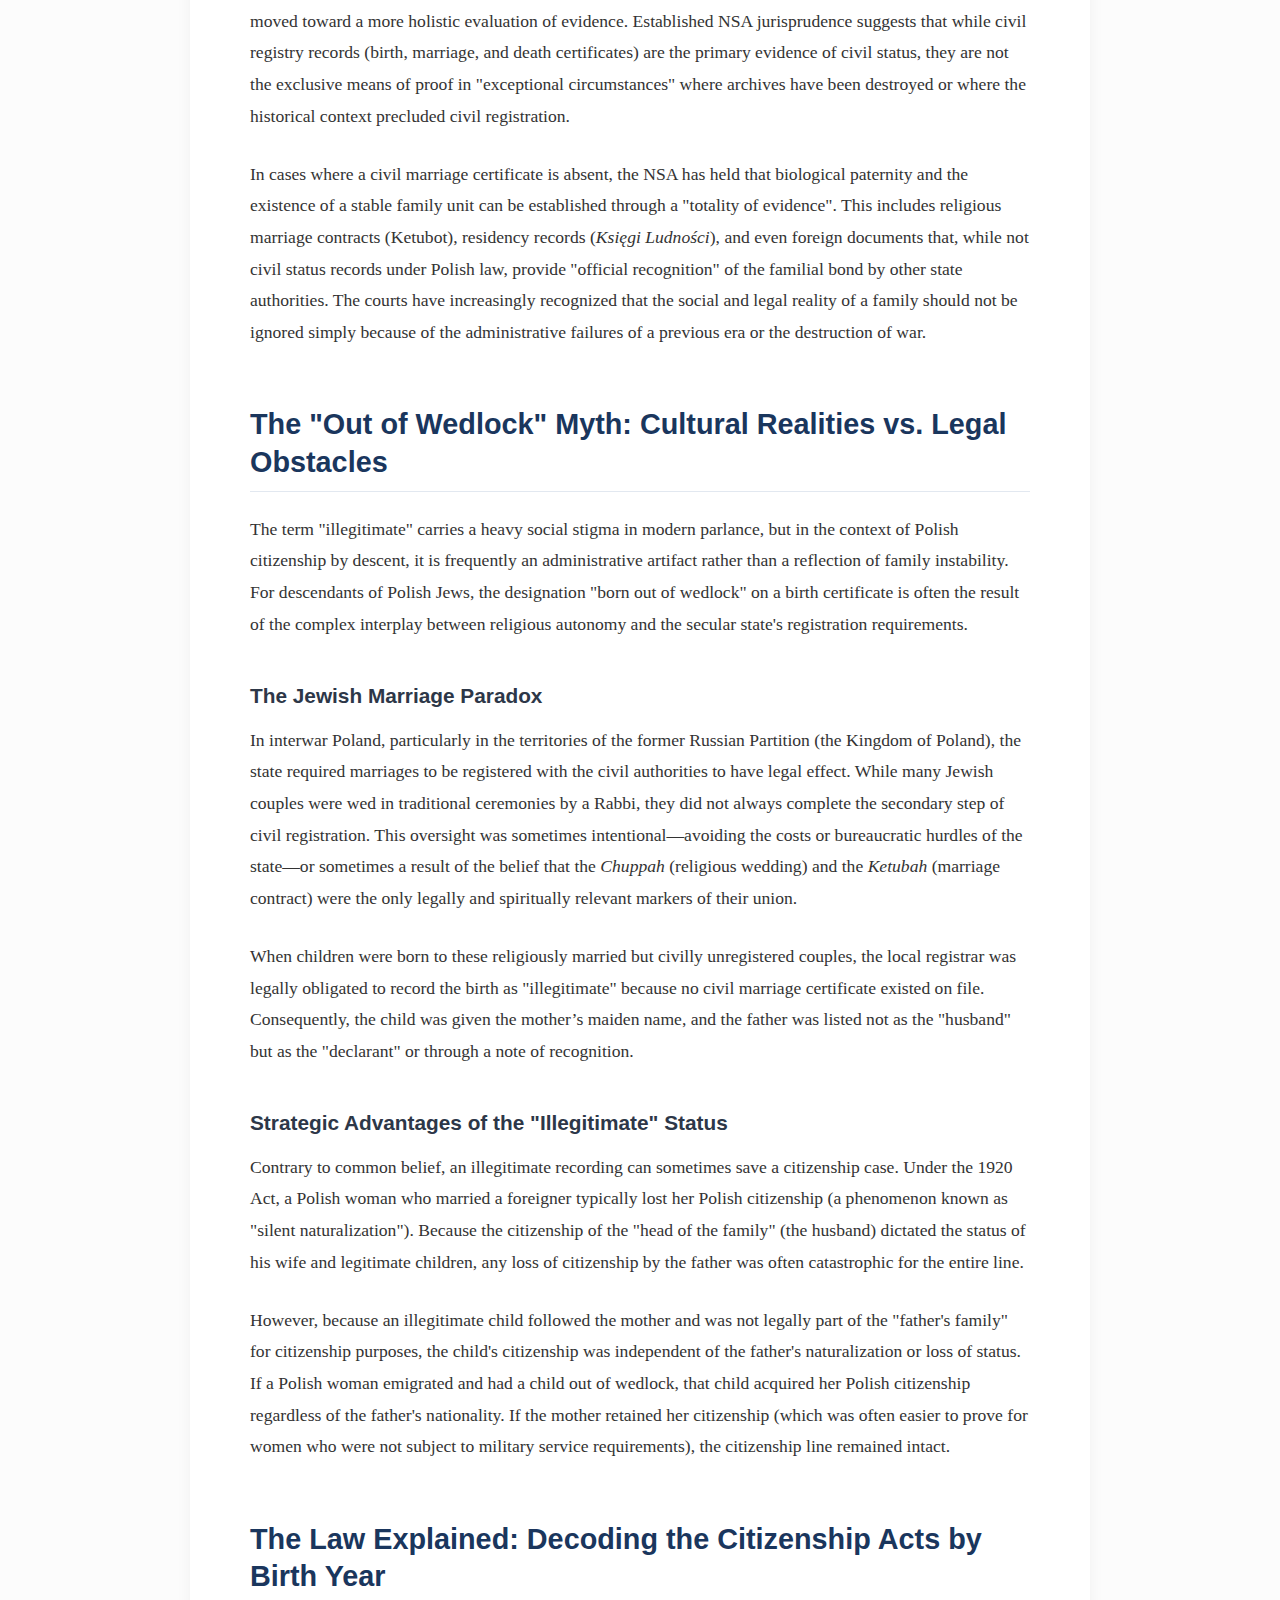
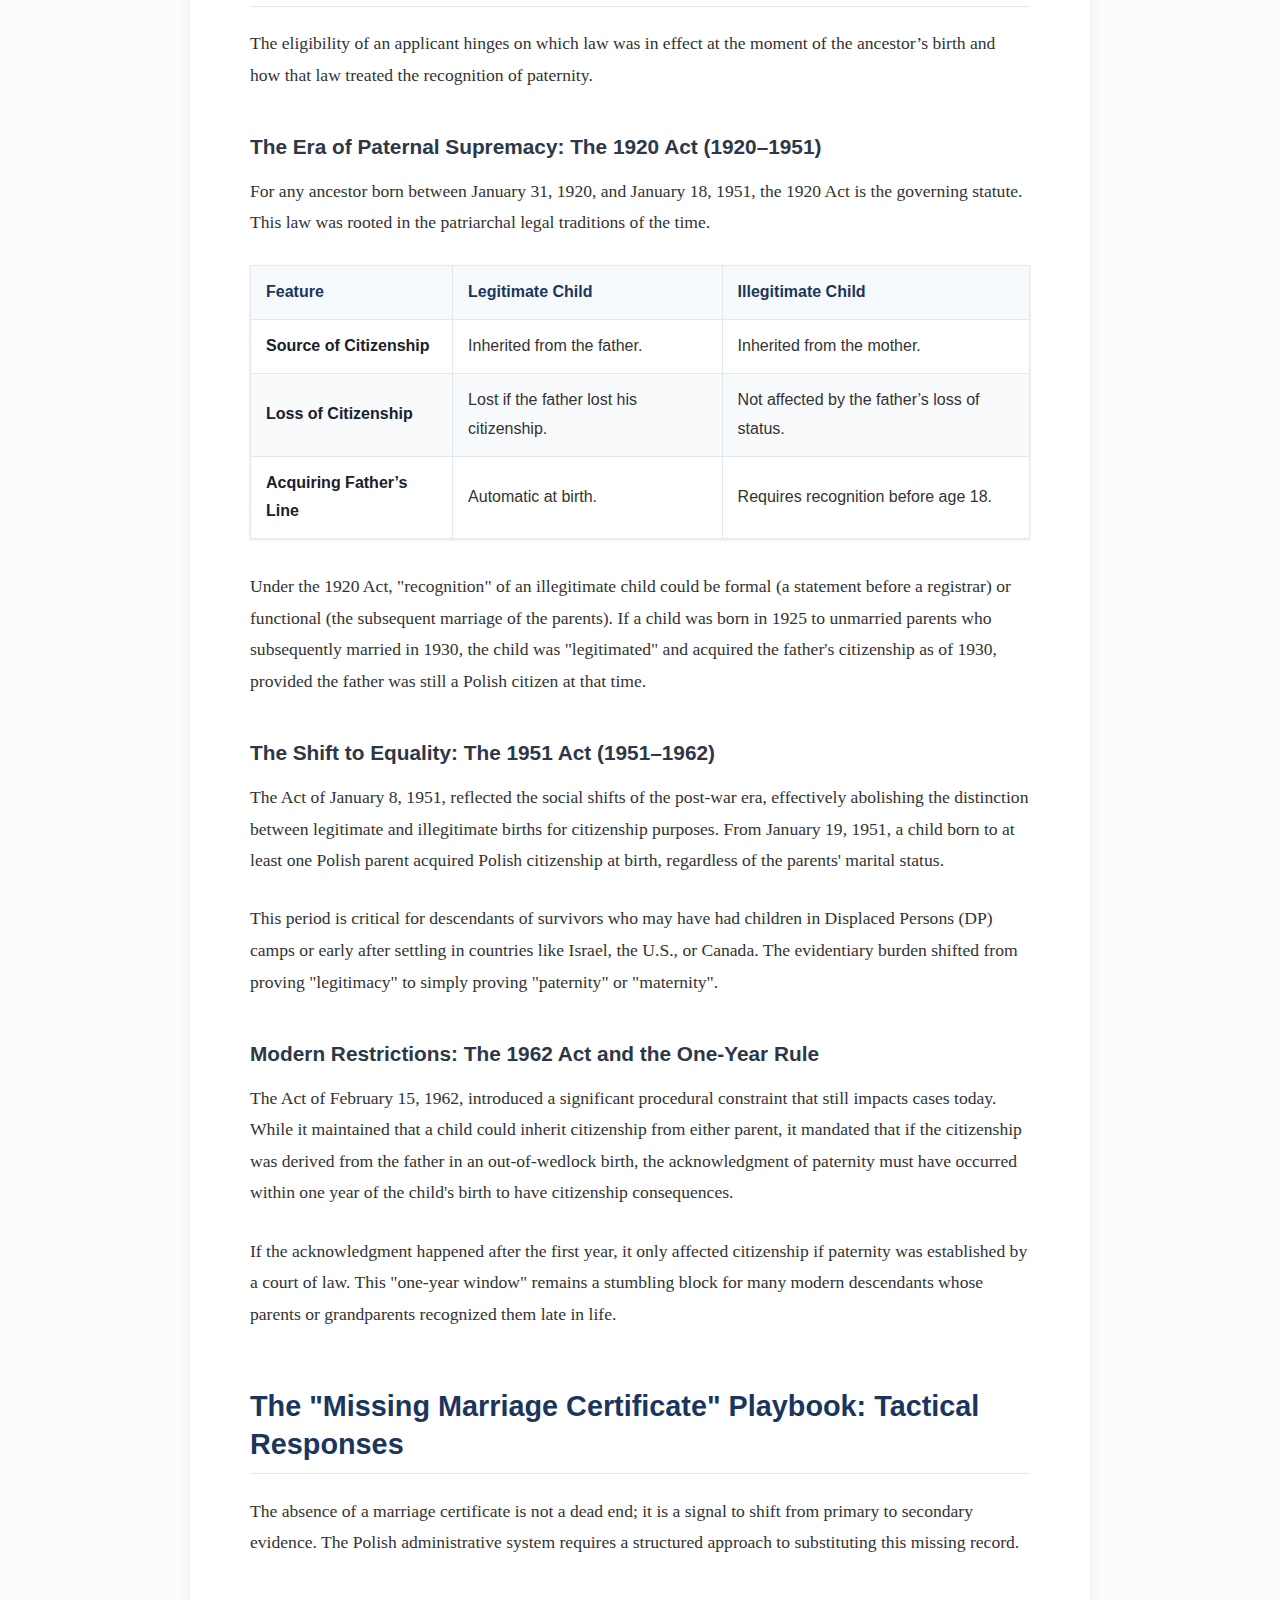
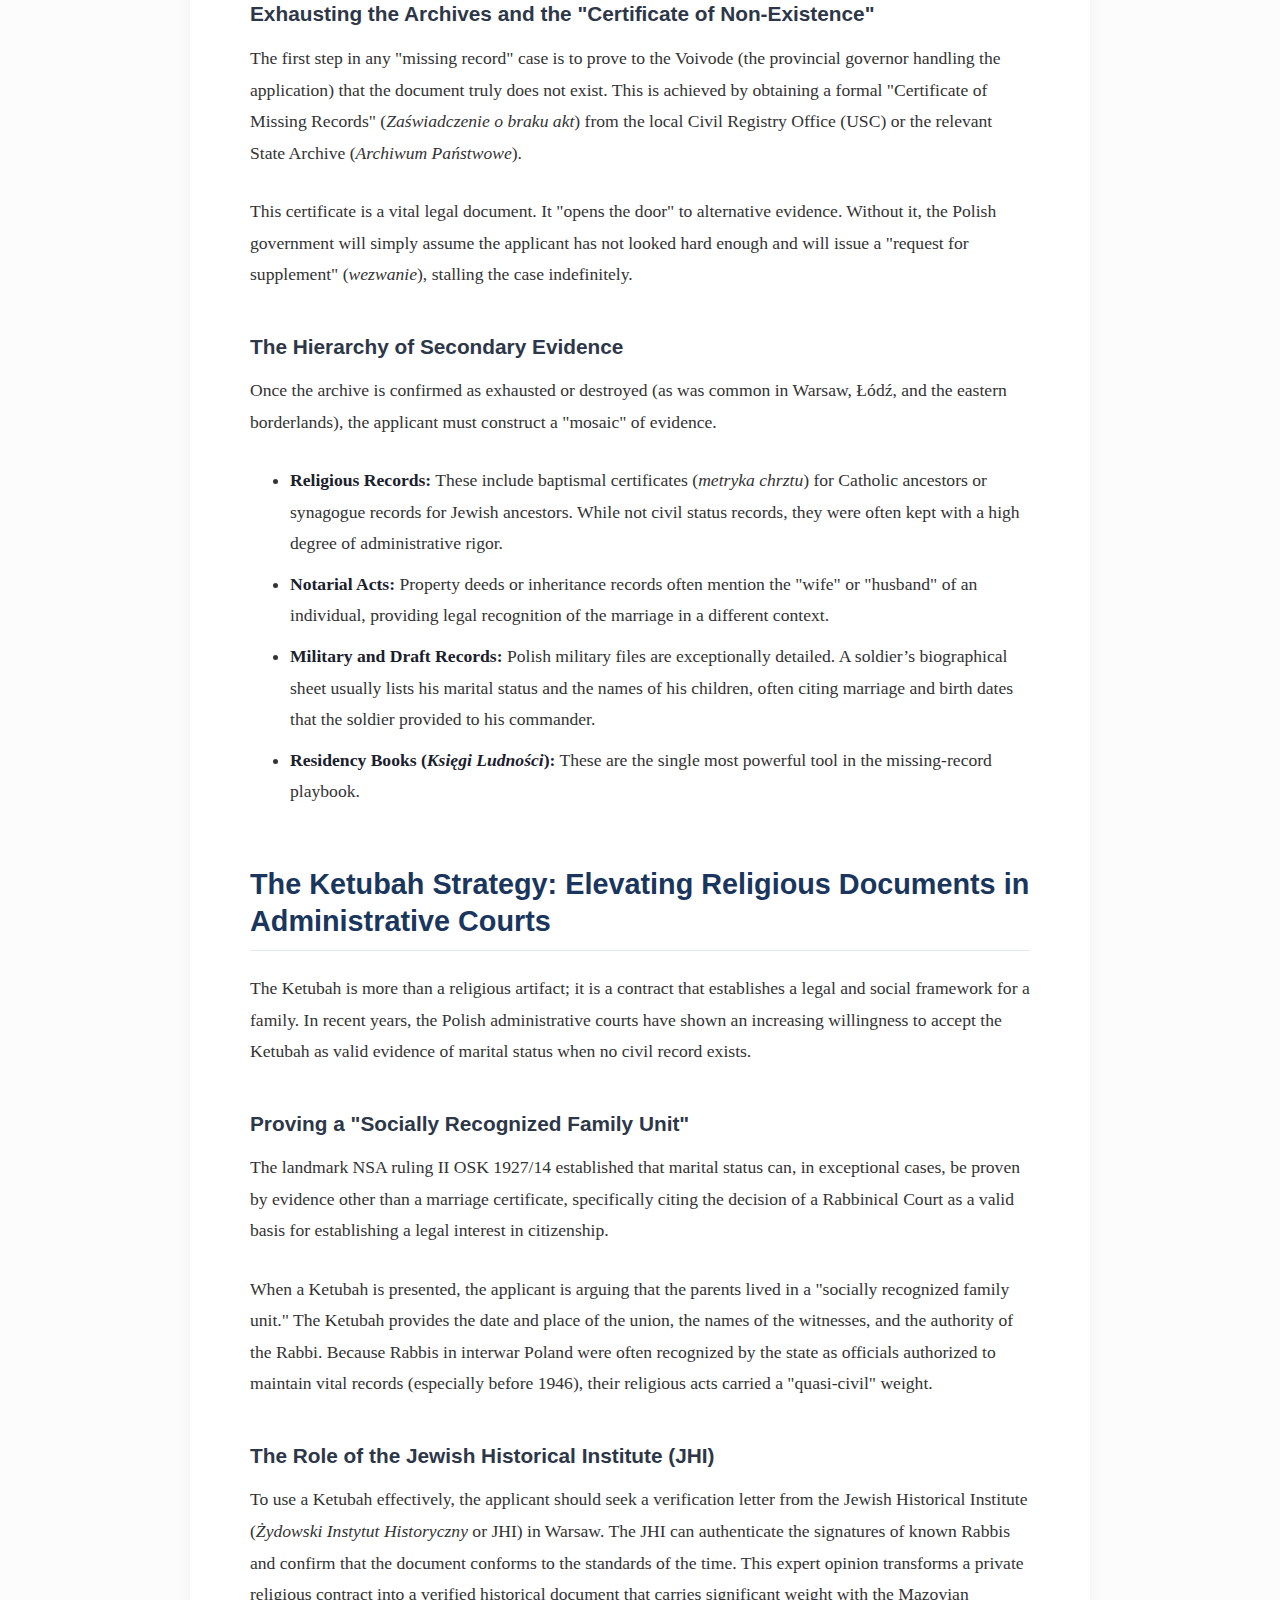
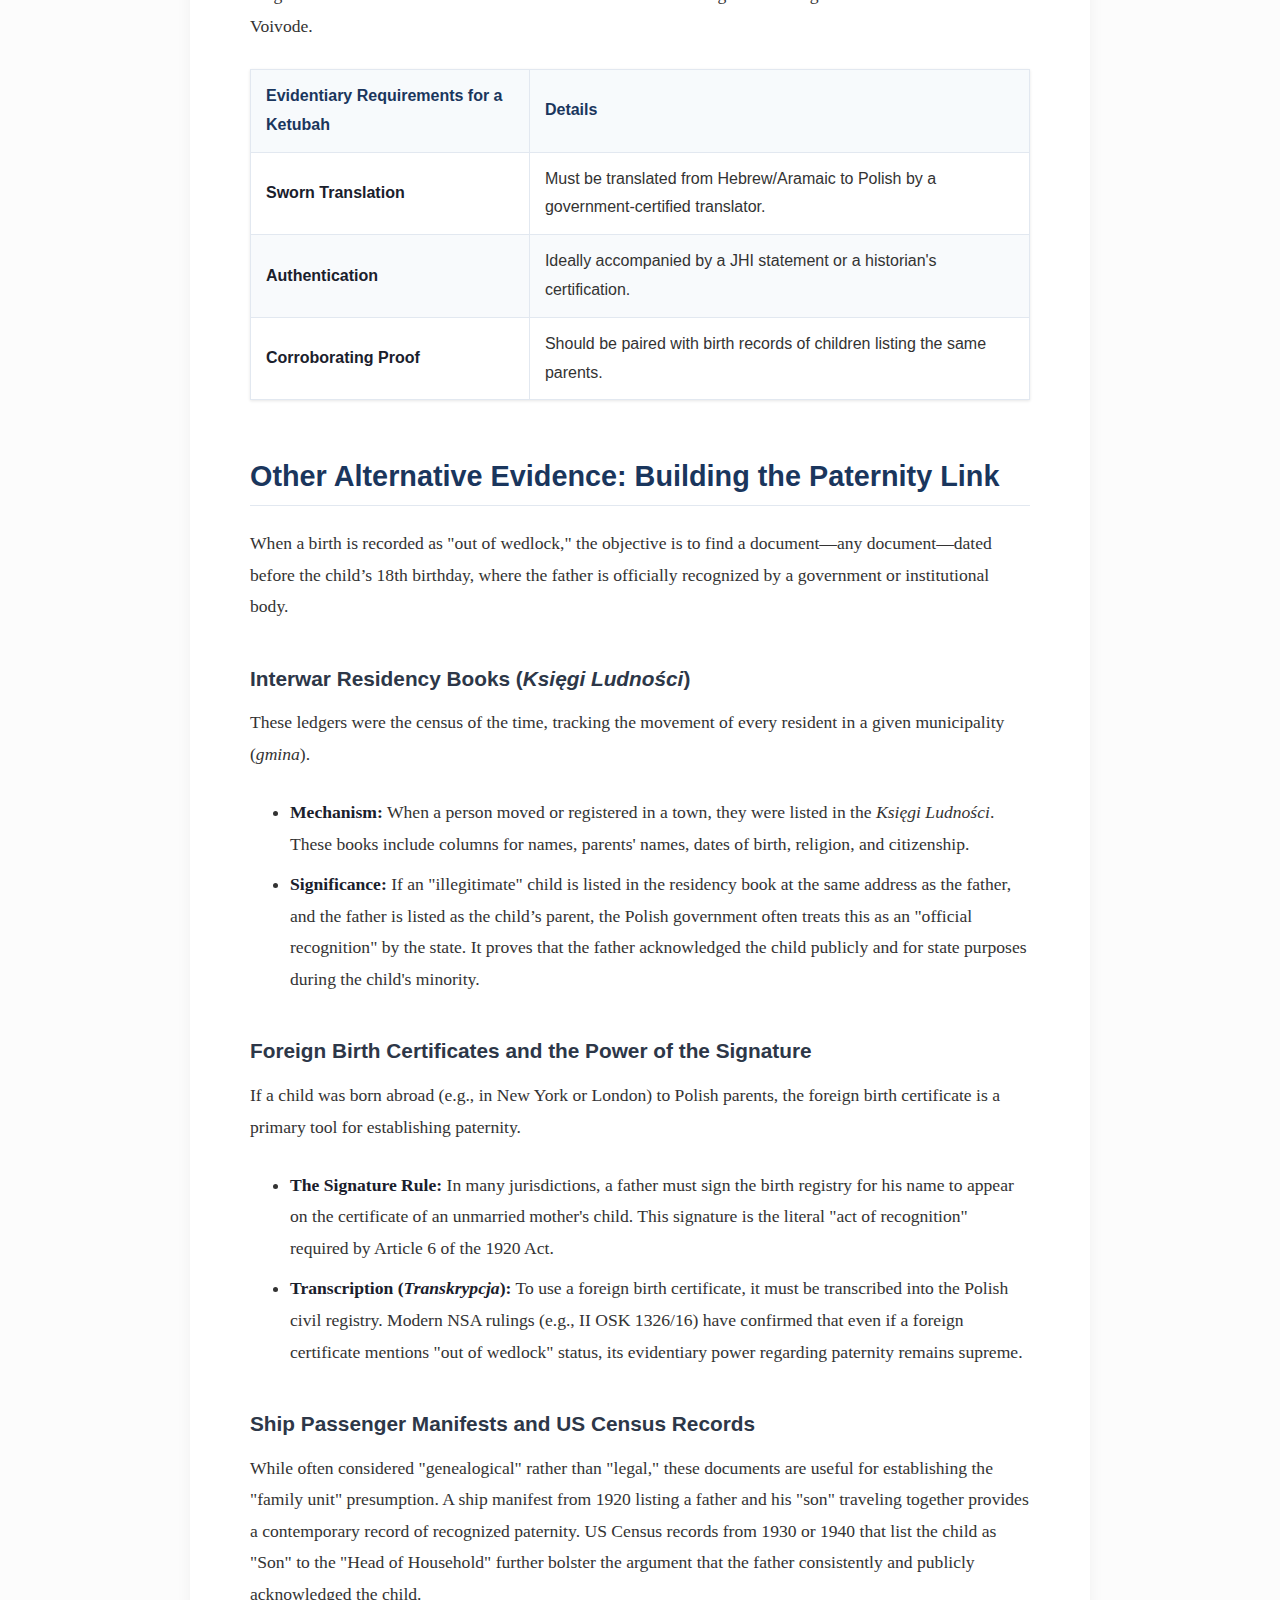
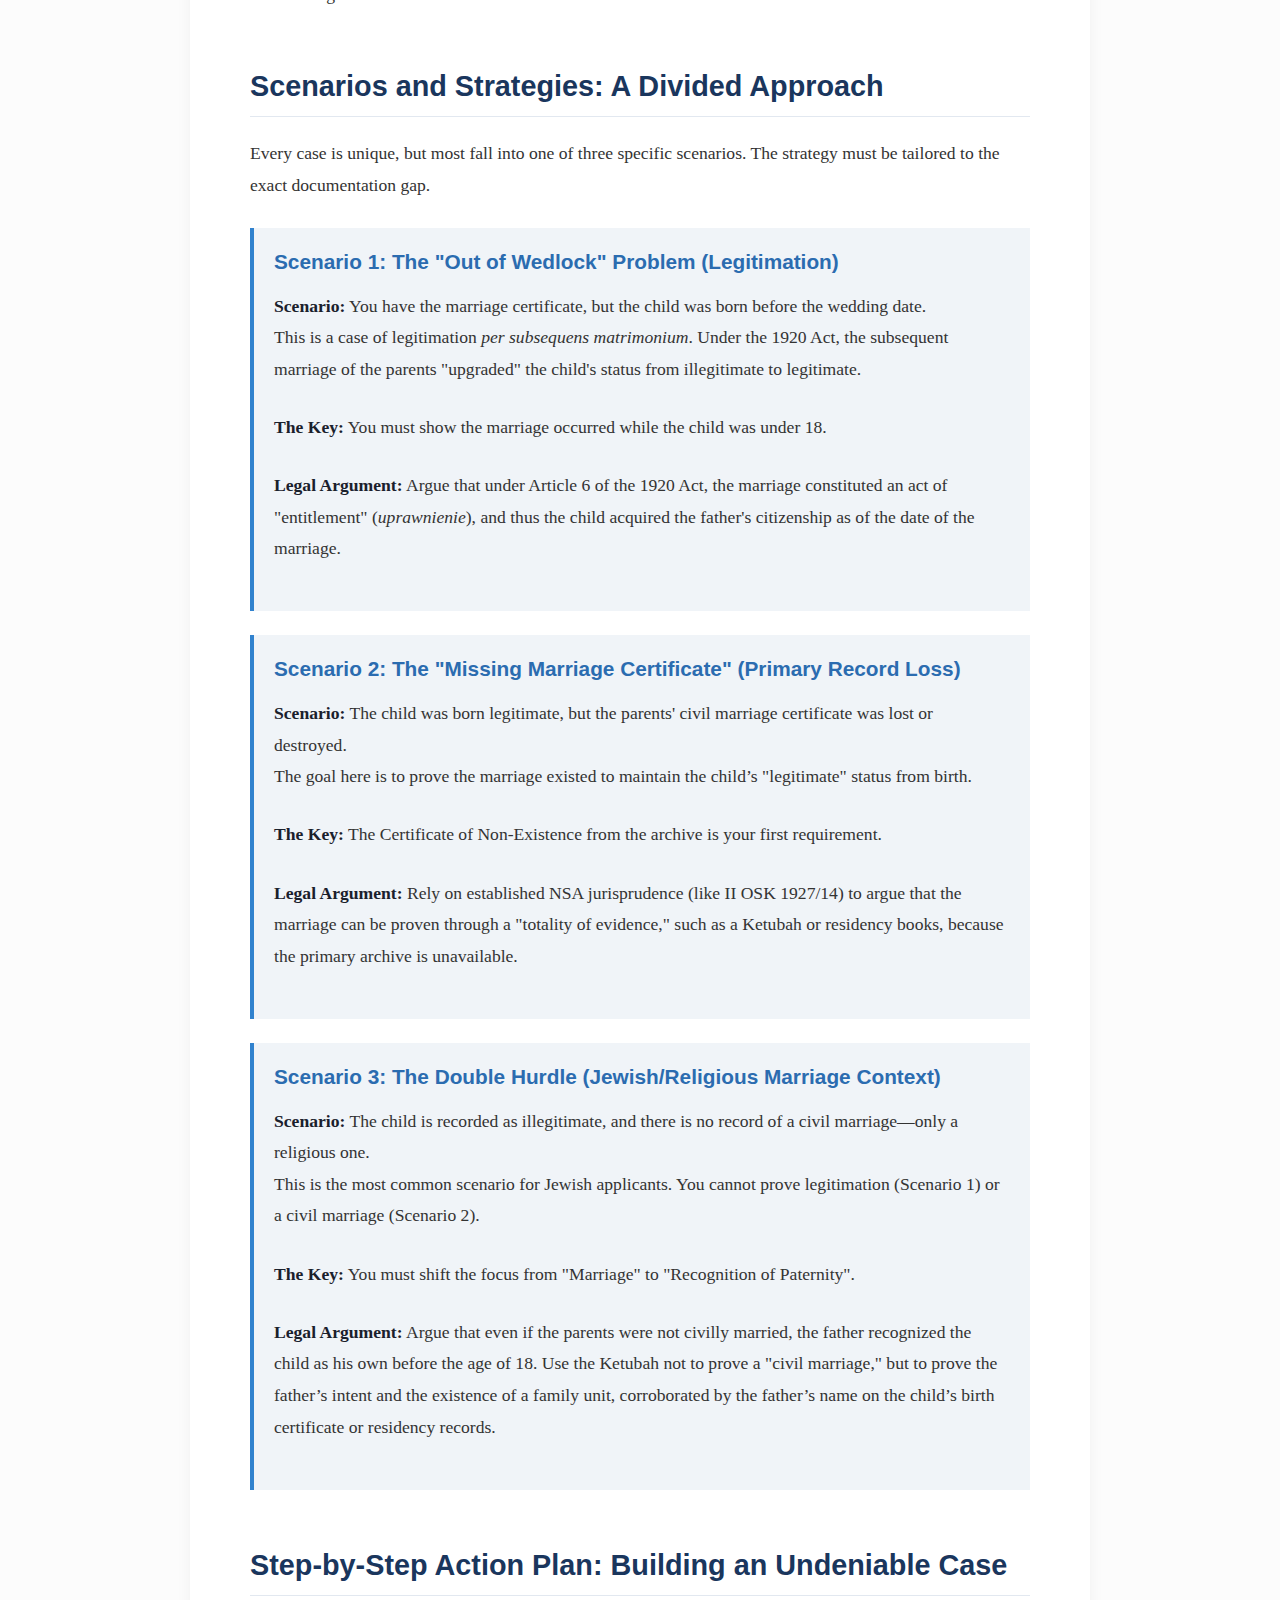
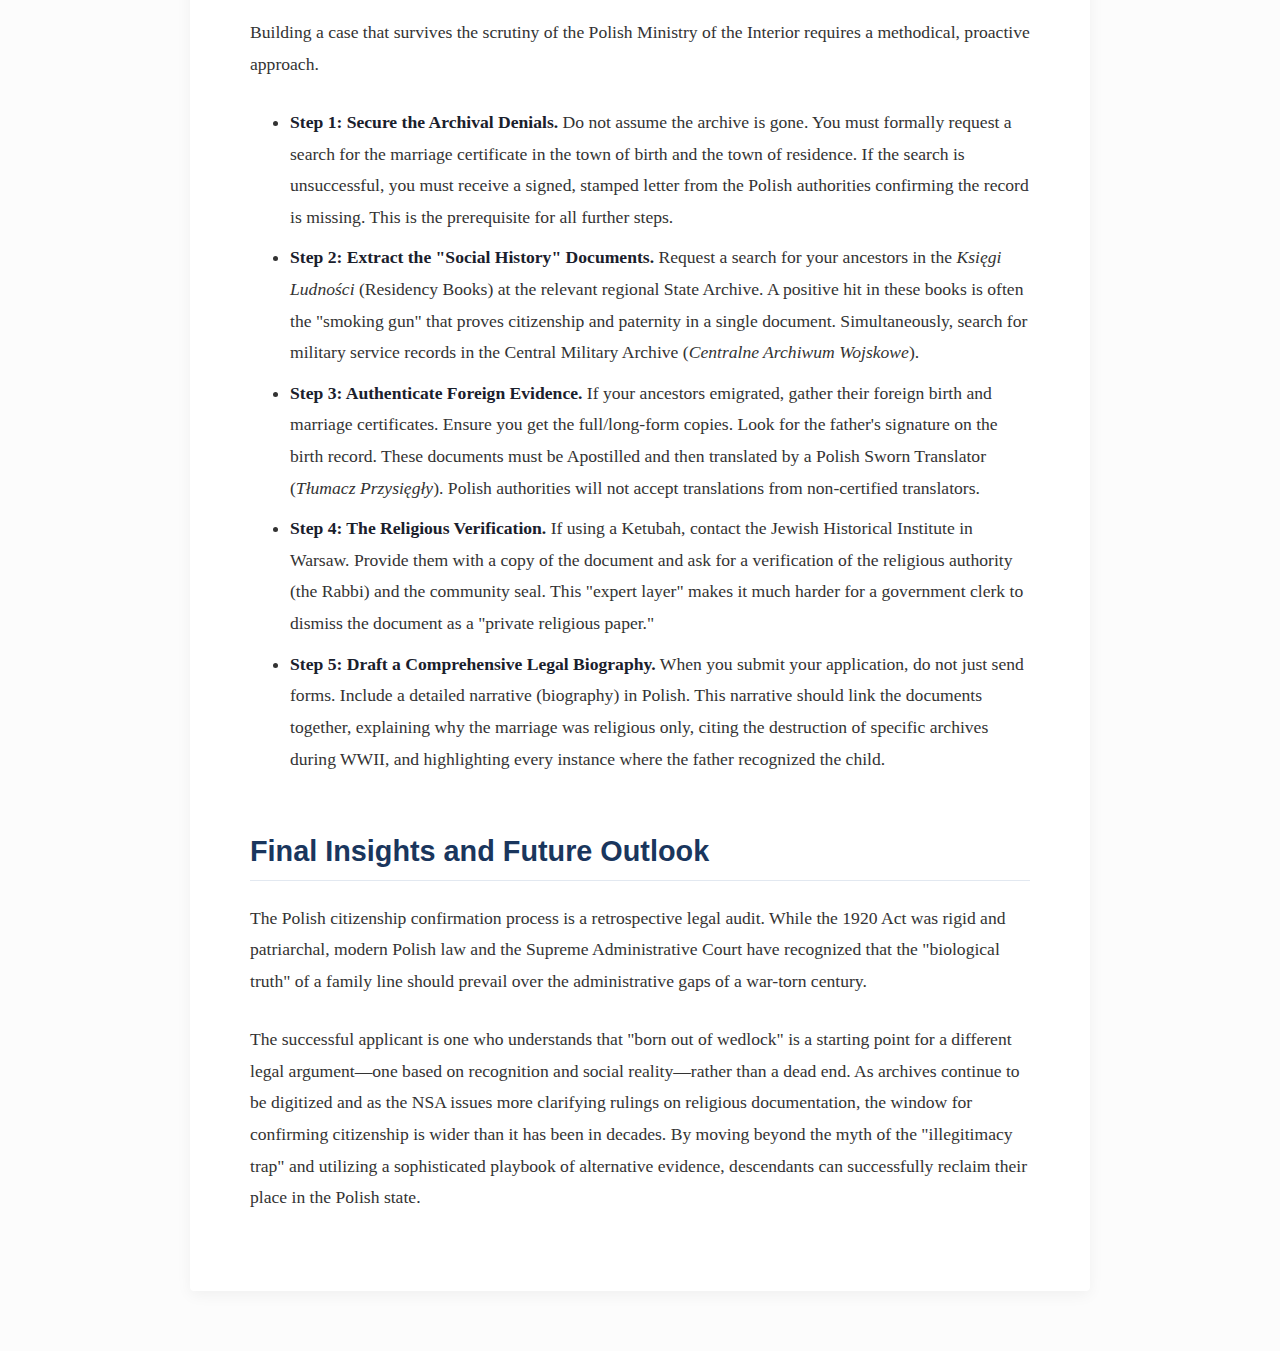
<file: descent.html>
<!DOCTYPE html>
<html lang="en">
<head>
    <meta charset="UTF-8">
    <meta name="viewport" content="width=device-width, initial-scale=1.0">
    <title>The Legal Evolution of Polish Citizenship by Descent</title>
    <style>
        /* CSS Reset & Base Styles */
        * {
            box-sizing: border-box;
            margin: 0;
            padding: 0;
        }

        body {
            font-family: 'Georgia', serif; /* Serif font for authoritative, legal feel */
            line-height: 1.8;
            color: #333333;
            background-color: #fcfcfc;
            padding: 20px;
        }

        /* Container for readability */
        .article-container {
            max-width: 900px;
            margin: 40px auto;
            background: #ffffff;
            padding: 50px 60px;
            box-shadow: 0 4px 15px rgba(0,0,0,0.05);
            border-top: 5px solid #1a365d; /* Dark navy accent */
            border-radius: 4px;
        }

        /* Typography */
        h1, h2, h3 {
            font-family: 'Helvetica Neue', Arial, sans-serif;
            color: #1a365d; /* Navy blue for authority */
            margin-top: 2em;
            margin-bottom: 0.75em;
            line-height: 1.3;
        }

        h1 {
            font-size: 2.4rem;
            margin-top: 0;
            margin-bottom: 1em;
            border-bottom: 2px solid #e2e8f0;
            padding-bottom: 15px;
        }

        h2 {
            font-size: 1.8rem;
            border-bottom: 1px solid #e2e8f0;
            padding-bottom: 10px;
        }

        h3 {
            font-size: 1.3rem;
            color: #2d3748;
        }

        p {
            margin-bottom: 1.5em;
            font-size: 1.1rem;
        }

        strong {
            color: #1a202c;
        }

        /* Lists */
        ul {
            margin-bottom: 1.5em;
            padding-left: 40px;
            font-size: 1.1rem;
        }

        li {
            margin-bottom: 0.5em;
        }

        /* Tables */
        table {
            width: 100%;
            border-collapse: collapse;
            margin-bottom: 2em;
            font-family: 'Helvetica Neue', Arial, sans-serif;
            font-size: 1rem;
            box-shadow: 0 1px 3px rgba(0,0,0,0.1);
        }

        th, td {
            padding: 12px 15px;
            text-align: left;
            border: 1px solid #e2e8f0;
        }

        th {
            background-color: #f7fafc;
            color: #1a365d;
            font-weight: bold;
        }

        tr:nth-child(even) {
            background-color: #f8fafc;
        }

        /* Scenario Boxes */
        .scenario-box {
            background-color: #f0f4f8;
            border-left: 4px solid #3182ce;
            padding: 20px;
            margin-bottom: 1.5em;
        }

        .scenario-box h3 {
            margin-top: 0;
            color: #2b6cb0;
        }

        /* Responsive Design */
        @media (max-width: 768px) {
            .article-container {
                padding: 30px 20px;
                margin: 20px auto;
            }
            h1 {
                font-size: 2rem;
            }
        }
    </style>
</head>
<body>

<div class="article-container">
    <h1>The Legal Evolution of Polish Citizenship by Descent: Navigating Out-of-Wedlock Births, Religious Marriages, and Missing Documentation</h1>

    <p>The acquisition of Polish citizenship through the principle of <em>jus sanguinis</em> (right of blood) serves as a vital legal link between the modern Republic of Poland and its vast global diaspora. For many descendants, particularly those whose ancestors emigrated during the turbulent interwar period or in the immediate aftermath of the Second World War, the path to a Polish passport is often obstructed by historical anomalies in civil documentation.</p>

    <p>The two most prominent hurdles encountered by applicants involve ancestors recorded as <strong>"born out of wedlock"</strong> and the <strong>absence of civil marriage certificates</strong>—a situation frequently observed in Jewish genealogical research where religious ceremonies (the <em>Chuppah</em>) were often not registered with secular authorities.</p>

    <p>Understanding the legal landscape requires a rigorous analysis of the Polish Citizenship Acts of 1920, 1951, and 1962, as well as the progressive jurisprudence of the Supreme Administrative Court (<em>Naczelny Sąd Administracyjny</em> or NSA). This report provides an exhaustive examination of these legal frameworks, offering actionable strategies for applicants facing complex evidentiary challenges.</p>

    <h2>Legal Verification: The Foundation of Paternity and Citizenship Transmission</h2>
    <p>Before a comprehensive guide can be deployed for the applicant, the internal legal mechanics governing citizenship must be verified against established statutes and judicial precedents.</p>

    <h3>The 1920 Act and the Status of Illegitimate Children</h3>
    <p>Under the Act on Citizenship of the Polish State of January 20, 1920, which remained the primary law until January 1951, the distinction between "legitimate" (<em>ślubne</em>) and "illegitimate" (<em>nieślubne</em>) children was a fundamental pillar of citizenship transmission.</p>
    <p>The 1920 Act established that legitimate children acquired the citizenship of their father at birth. Conversely, illegitimate children followed the citizenship of their mother. For an illegitimate child to claim the citizenship of a Polish father, a formal legal act was required. Article 6 of the 1920 Act provided that through "entitlement, recognition, or adoption," a child who had not yet reached the age of 18 could acquire the citizenship of the parent who recognized or adopted them. This "recognition" (<em>uznanie</em>) or "entitlement" (<em>uprawnienie</em>)—the latter often occurring through the subsequent marriage of the parents—was the only mechanism to bridge the gap between an out-of-wedlock birth and the paternal citizenship line.</p>

    <h3>NSA Jurisprudence on Missing Records and Biological Paternity</h3>
    <p>Modern Polish administrative law, guided by the jurisprudence of the Supreme Administrative Court, has moved toward a more holistic evaluation of evidence. Established NSA jurisprudence suggests that while civil registry records (birth, marriage, and death certificates) are the primary evidence of civil status, they are not the exclusive means of proof in "exceptional circumstances" where archives have been destroyed or where the historical context precluded civil registration.</p>
    <p>In cases where a civil marriage certificate is absent, the NSA has held that biological paternity and the existence of a stable family unit can be established through a "totality of evidence". This includes religious marriage contracts (Ketubot), residency records (<em>Księgi Ludności</em>), and even foreign documents that, while not civil status records under Polish law, provide "official recognition" of the familial bond by other state authorities. The courts have increasingly recognized that the social and legal reality of a family should not be ignored simply because of the administrative failures of a previous era or the destruction of war.</p>

    <h2>The "Out of Wedlock" Myth: Cultural Realities vs. Legal Obstacles</h2>
    <p>The term "illegitimate" carries a heavy social stigma in modern parlance, but in the context of Polish citizenship by descent, it is frequently an administrative artifact rather than a reflection of family instability. For descendants of Polish Jews, the designation "born out of wedlock" on a birth certificate is often the result of the complex interplay between religious autonomy and the secular state's registration requirements.</p>

    <h3>The Jewish Marriage Paradox</h3>
    <p>In interwar Poland, particularly in the territories of the former Russian Partition (the Kingdom of Poland), the state required marriages to be registered with the civil authorities to have legal effect. While many Jewish couples were wed in traditional ceremonies by a Rabbi, they did not always complete the secondary step of civil registration. This oversight was sometimes intentional—avoiding the costs or bureaucratic hurdles of the state—or sometimes a result of the belief that the <em>Chuppah</em> (religious wedding) and the <em>Ketubah</em> (marriage contract) were the only legally and spiritually relevant markers of their union.</p>
    <p>When children were born to these religiously married but civilly unregistered couples, the local registrar was legally obligated to record the birth as "illegitimate" because no civil marriage certificate existed on file. Consequently, the child was given the mother’s maiden name, and the father was listed not as the "husband" but as the "declarant" or through a note of recognition.</p>

    <h3>Strategic Advantages of the "Illegitimate" Status</h3>
    <p>Contrary to common belief, an illegitimate recording can sometimes save a citizenship case. Under the 1920 Act, a Polish woman who married a foreigner typically lost her Polish citizenship (a phenomenon known as "silent naturalization"). Because the citizenship of the "head of the family" (the husband) dictated the status of his wife and legitimate children, any loss of citizenship by the father was often catastrophic for the entire line.</p>
    <p>However, because an illegitimate child followed the mother and was not legally part of the "father's family" for citizenship purposes, the child's citizenship was independent of the father's naturalization or loss of status. If a Polish woman emigrated and had a child out of wedlock, that child acquired her Polish citizenship regardless of the father's nationality. If the mother retained her citizenship (which was often easier to prove for women who were not subject to military service requirements), the citizenship line remained intact.</p>

    <h2>The Law Explained: Decoding the Citizenship Acts by Birth Year</h2>
    <p>The eligibility of an applicant hinges on which law was in effect at the moment of the ancestor’s birth and how that law treated the recognition of paternity.</p>

    <h3>The Era of Paternal Supremacy: The 1920 Act (1920–1951)</h3>
    <p>For any ancestor born between January 31, 1920, and January 18, 1951, the 1920 Act is the governing statute. This law was rooted in the patriarchal legal traditions of the time.</p>
    
    <table>
        <thead>
            <tr>
                <th>Feature</th>
                <th>Legitimate Child</th>
                <th>Illegitimate Child</th>
            </tr>
        </thead>
        <tbody>
            <tr>
                <td><strong>Source of Citizenship</strong></td>
                <td>Inherited from the father.</td>
                <td>Inherited from the mother.</td>
            </tr>
            <tr>
                <td><strong>Loss of Citizenship</strong></td>
                <td>Lost if the father lost his citizenship.</td>
                <td>Not affected by the father’s loss of status.</td>
            </tr>
            <tr>
                <td><strong>Acquiring Father’s Line</strong></td>
                <td>Automatic at birth.</td>
                <td>Requires recognition before age 18.</td>
            </tr>
        </tbody>
    </table>
    
    <p>Under the 1920 Act, "recognition" of an illegitimate child could be formal (a statement before a registrar) or functional (the subsequent marriage of the parents). If a child was born in 1925 to unmarried parents who subsequently married in 1930, the child was "legitimated" and acquired the father's citizenship as of 1930, provided the father was still a Polish citizen at that time.</p>

    <h3>The Shift to Equality: The 1951 Act (1951–1962)</h3>
    <p>The Act of January 8, 1951, reflected the social shifts of the post-war era, effectively abolishing the distinction between legitimate and illegitimate births for citizenship purposes. From January 19, 1951, a child born to at least one Polish parent acquired Polish citizenship at birth, regardless of the parents' marital status.</p>
    <p>This period is critical for descendants of survivors who may have had children in Displaced Persons (DP) camps or early after settling in countries like Israel, the U.S., or Canada. The evidentiary burden shifted from proving "legitimacy" to simply proving "paternity" or "maternity".</p>

    <h3>Modern Restrictions: The 1962 Act and the One-Year Rule</h3>
    <p>The Act of February 15, 1962, introduced a significant procedural constraint that still impacts cases today. While it maintained that a child could inherit citizenship from either parent, it mandated that if the citizenship was derived from the father in an out-of-wedlock birth, the acknowledgment of paternity must have occurred within one year of the child's birth to have citizenship consequences.</p>
    <p>If the acknowledgment happened after the first year, it only affected citizenship if paternity was established by a court of law. This "one-year window" remains a stumbling block for many modern descendants whose parents or grandparents recognized them late in life.</p>

    <h2>The "Missing Marriage Certificate" Playbook: Tactical Responses</h2>
    <p>The absence of a marriage certificate is not a dead end; it is a signal to shift from primary to secondary evidence. The Polish administrative system requires a structured approach to substituting this missing record.</p>

    <h3>Exhausting the Archives and the "Certificate of Non-Existence"</h3>
    <p>The first step in any "missing record" case is to prove to the Voivode (the provincial governor handling the application) that the document truly does not exist. This is achieved by obtaining a formal "Certificate of Missing Records" (<em>Zaświadczenie o braku akt</em>) from the local Civil Registry Office (USC) or the relevant State Archive (<em>Archiwum Państwowe</em>).</p>
    <p>This certificate is a vital legal document. It "opens the door" to alternative evidence. Without it, the Polish government will simply assume the applicant has not looked hard enough and will issue a "request for supplement" (<em>wezwanie</em>), stalling the case indefinitely.</p>

    <h3>The Hierarchy of Secondary Evidence</h3>
    <p>Once the archive is confirmed as exhausted or destroyed (as was common in Warsaw, Łódź, and the eastern borderlands), the applicant must construct a "mosaic" of evidence.</p>
    <ul>
        <li><strong>Religious Records:</strong> These include baptismal certificates (<em>metryka chrztu</em>) for Catholic ancestors or synagogue records for Jewish ancestors. While not civil status records, they were often kept with a high degree of administrative rigor.</li>
        <li><strong>Notarial Acts:</strong> Property deeds or inheritance records often mention the "wife" or "husband" of an individual, providing legal recognition of the marriage in a different context.</li>
        <li><strong>Military and Draft Records:</strong> Polish military files are exceptionally detailed. A soldier’s biographical sheet usually lists his marital status and the names of his children, often citing marriage and birth dates that the soldier provided to his commander.</li>
        <li><strong>Residency Books (<em>Księgi Ludności</em>):</strong> These are the single most powerful tool in the missing-record playbook.</li>
    </ul>

    <h2>The Ketubah Strategy: Elevating Religious Documents in Administrative Courts</h2>
    <p>The Ketubah is more than a religious artifact; it is a contract that establishes a legal and social framework for a family. In recent years, the Polish administrative courts have shown an increasing willingness to accept the Ketubah as valid evidence of marital status when no civil record exists.</p>

    <h3>Proving a "Socially Recognized Family Unit"</h3>
    <p>The landmark NSA ruling II OSK 1927/14 established that marital status can, in exceptional cases, be proven by evidence other than a marriage certificate, specifically citing the decision of a Rabbinical Court as a valid basis for establishing a legal interest in citizenship.</p>
    <p>When a Ketubah is presented, the applicant is arguing that the parents lived in a "socially recognized family unit." The Ketubah provides the date and place of the union, the names of the witnesses, and the authority of the Rabbi. Because Rabbis in interwar Poland were often recognized by the state as officials authorized to maintain vital records (especially before 1946), their religious acts carried a "quasi-civil" weight.</p>

    <h3>The Role of the Jewish Historical Institute (JHI)</h3>
    <p>To use a Ketubah effectively, the applicant should seek a verification letter from the Jewish Historical Institute (<em>Żydowski Instytut Historyczny</em> or JHI) in Warsaw. The JHI can authenticate the signatures of known Rabbis and confirm that the document conforms to the standards of the time. This expert opinion transforms a private religious contract into a verified historical document that carries significant weight with the Mazovian Voivode.</p>

    <table>
        <thead>
            <tr>
                <th>Evidentiary Requirements for a Ketubah</th>
                <th>Details</th>
            </tr>
        </thead>
        <tbody>
            <tr>
                <td><strong>Sworn Translation</strong></td>
                <td>Must be translated from Hebrew/Aramaic to Polish by a government-certified translator.</td>
            </tr>
            <tr>
                <td><strong>Authentication</strong></td>
                <td>Ideally accompanied by a JHI statement or a historian's certification.</td>
            </tr>
            <tr>
                <td><strong>Corroborating Proof</strong></td>
                <td>Should be paired with birth records of children listing the same parents.</td>
            </tr>
        </tbody>
    </table>

    <h2>Other Alternative Evidence: Building the Paternity Link</h2>
    <p>When a birth is recorded as "out of wedlock," the objective is to find a document—any document—dated before the child’s 18th birthday, where the father is officially recognized by a government or institutional body.</p>

    <h3>Interwar Residency Books (<em>Księgi Ludności</em>)</h3>
    <p>These ledgers were the census of the time, tracking the movement of every resident in a given municipality (<em>gmina</em>).</p>
    <ul>
        <li><strong>Mechanism:</strong> When a person moved or registered in a town, they were listed in the <em>Księgi Ludności</em>. These books include columns for names, parents' names, dates of birth, religion, and citizenship.</li>
        <li><strong>Significance:</strong> If an "illegitimate" child is listed in the residency book at the same address as the father, and the father is listed as the child’s parent, the Polish government often treats this as an "official recognition" by the state. It proves that the father acknowledged the child publicly and for state purposes during the child's minority.</li>
    </ul>

    <h3>Foreign Birth Certificates and the Power of the Signature</h3>
    <p>If a child was born abroad (e.g., in New York or London) to Polish parents, the foreign birth certificate is a primary tool for establishing paternity.</p>
    <ul>
        <li><strong>The Signature Rule:</strong> In many jurisdictions, a father must sign the birth registry for his name to appear on the certificate of an unmarried mother's child. This signature is the literal "act of recognition" required by Article 6 of the 1920 Act.</li>
        <li><strong>Transcription (<em>Transkrypcja</em>):</strong> To use a foreign birth certificate, it must be transcribed into the Polish civil registry. Modern NSA rulings (e.g., II OSK 1326/16) have confirmed that even if a foreign certificate mentions "out of wedlock" status, its evidentiary power regarding paternity remains supreme.</li>
    </ul>

    <h3>Ship Passenger Manifests and US Census Records</h3>
    <p>While often considered "genealogical" rather than "legal," these documents are useful for establishing the "family unit" presumption. A ship manifest from 1920 listing a father and his "son" traveling together provides a contemporary record of recognized paternity. US Census records from 1930 or 1940 that list the child as "Son" to the "Head of Household" further bolster the argument that the father consistently and publicly acknowledged the child.</p>

    <h2>Scenarios and Strategies: A Divided Approach</h2>
    <p>Every case is unique, but most fall into one of three specific scenarios. The strategy must be tailored to the exact documentation gap.</p>

    <div class="scenario-box">
        <h3>Scenario 1: The "Out of Wedlock" Problem (Legitimation)</h3>
        <p><strong>Scenario:</strong> You have the marriage certificate, but the child was born before the wedding date.<br>
        This is a case of legitimation <em>per subsequens matrimonium</em>. Under the 1920 Act, the subsequent marriage of the parents "upgraded" the child's status from illegitimate to legitimate.</p>
        <p><strong>The Key:</strong> You must show the marriage occurred while the child was under 18.</p>
        <p><strong>Legal Argument:</strong> Argue that under Article 6 of the 1920 Act, the marriage constituted an act of "entitlement" (<em>uprawnienie</em>), and thus the child acquired the father's citizenship as of the date of the marriage.</p>
    </div>

    <div class="scenario-box">
        <h3>Scenario 2: The "Missing Marriage Certificate" (Primary Record Loss)</h3>
        <p><strong>Scenario:</strong> The child was born legitimate, but the parents' civil marriage certificate was lost or destroyed.<br>
        The goal here is to prove the marriage existed to maintain the child’s "legitimate" status from birth.</p>
        <p><strong>The Key:</strong> The Certificate of Non-Existence from the archive is your first requirement.</p>
        <p><strong>Legal Argument:</strong> Rely on established NSA jurisprudence (like II OSK 1927/14) to argue that the marriage can be proven through a "totality of evidence," such as a Ketubah or residency books, because the primary archive is unavailable.</p>
    </div>

    <div class="scenario-box">
        <h3>Scenario 3: The Double Hurdle (Jewish/Religious Marriage Context)</h3>
        <p><strong>Scenario:</strong> The child is recorded as illegitimate, and there is no record of a civil marriage—only a religious one.<br>
        This is the most common scenario for Jewish applicants. You cannot prove legitimation (Scenario 1) or a civil marriage (Scenario 2).</p>
        <p><strong>The Key:</strong> You must shift the focus from "Marriage" to "Recognition of Paternity".</p>
        <p><strong>Legal Argument:</strong> Argue that even if the parents were not civilly married, the father recognized the child as his own before the age of 18. Use the Ketubah not to prove a "civil marriage," but to prove the father’s intent and the existence of a family unit, corroborated by the father’s name on the child’s birth certificate or residency records.</p>
    </div>

    <h2>Step-by-Step Action Plan: Building an Undeniable Case</h2>
    <p>Building a case that survives the scrutiny of the Polish Ministry of the Interior requires a methodical, proactive approach.</p>
    
    <ul>
        <li><strong>Step 1: Secure the Archival Denials.</strong> Do not assume the archive is gone. You must formally request a search for the marriage certificate in the town of birth and the town of residence. If the search is unsuccessful, you must receive a signed, stamped letter from the Polish authorities confirming the record is missing. This is the prerequisite for all further steps.</li>
        <li><strong>Step 2: Extract the "Social History" Documents.</strong> Request a search for your ancestors in the <em>Księgi Ludności</em> (Residency Books) at the relevant regional State Archive. A positive hit in these books is often the "smoking gun" that proves citizenship and paternity in a single document. Simultaneously, search for military service records in the Central Military Archive (<em>Centralne Archiwum Wojskowe</em>).</li>
        <li><strong>Step 3: Authenticate Foreign Evidence.</strong> If your ancestors emigrated, gather their foreign birth and marriage certificates. Ensure you get the full/long-form copies. Look for the father's signature on the birth record. These documents must be Apostilled and then translated by a Polish Sworn Translator (<em>Tłumacz Przysięgły</em>). Polish authorities will not accept translations from non-certified translators.</li>
        <li><strong>Step 4: The Religious Verification.</strong> If using a Ketubah, contact the Jewish Historical Institute in Warsaw. Provide them with a copy of the document and ask for a verification of the religious authority (the Rabbi) and the community seal. This "expert layer" makes it much harder for a government clerk to dismiss the document as a "private religious paper."</li>
        <li><strong>Step 5: Draft a Comprehensive Legal Biography.</strong> When you submit your application, do not just send forms. Include a detailed narrative (biography) in Polish. This narrative should link the documents together, explaining why the marriage was religious only, citing the destruction of specific archives during WWII, and highlighting every instance where the father recognized the child.</li>
    </ul>

    <h2>Final Insights and Future Outlook</h2>
    <p>The Polish citizenship confirmation process is a retrospective legal audit. While the 1920 Act was rigid and patriarchal, modern Polish law and the Supreme Administrative Court have recognized that the "biological truth" of a family line should prevail over the administrative gaps of a war-torn century.</p>
    <p>The successful applicant is one who understands that "born out of wedlock" is a starting point for a different legal argument—one based on recognition and social reality—rather than a dead end. As archives continue to be digitized and as the NSA issues more clarifying rulings on religious documentation, the window for confirming citizenship is wider than it has been in decades. By moving beyond the myth of the "illegitimacy trap" and utilizing a sophisticated playbook of alternative evidence, descendants can successfully reclaim their place in the Polish state.</p>

</div>

</body>
</html>
</file>
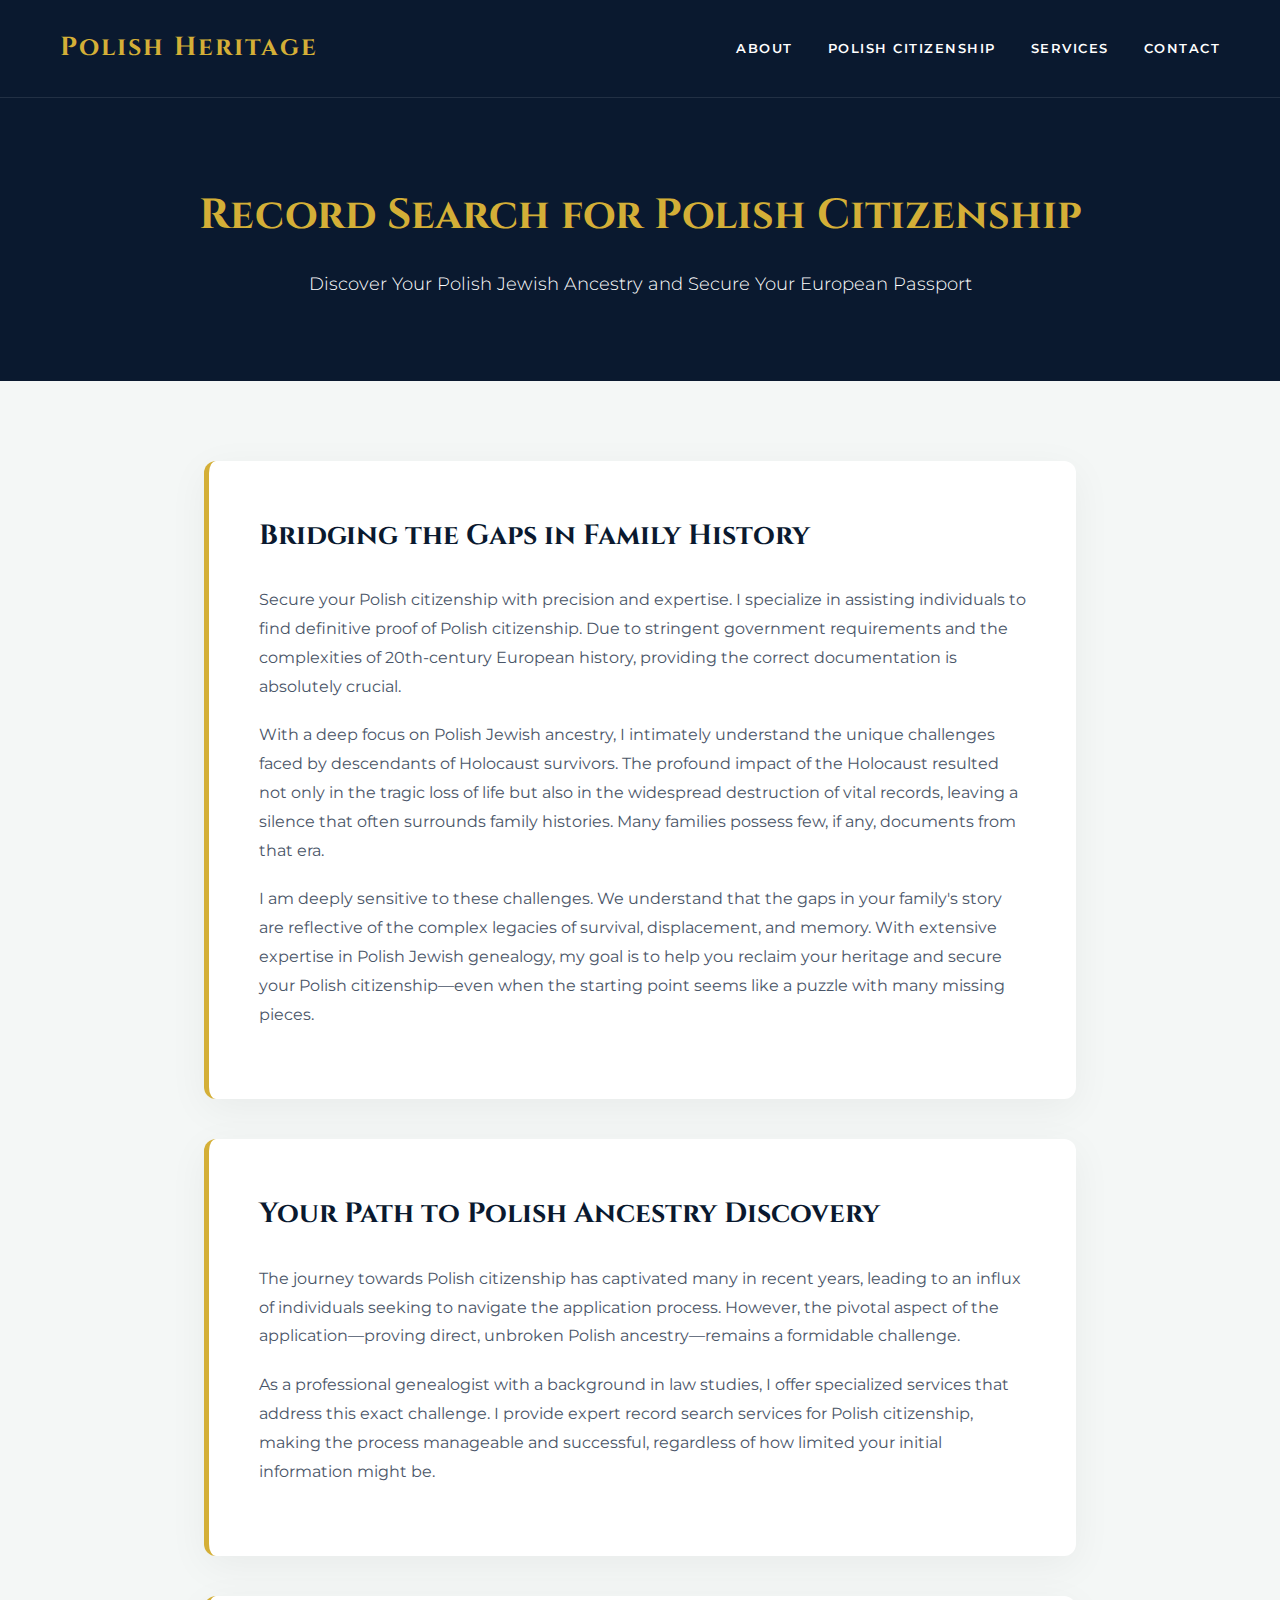
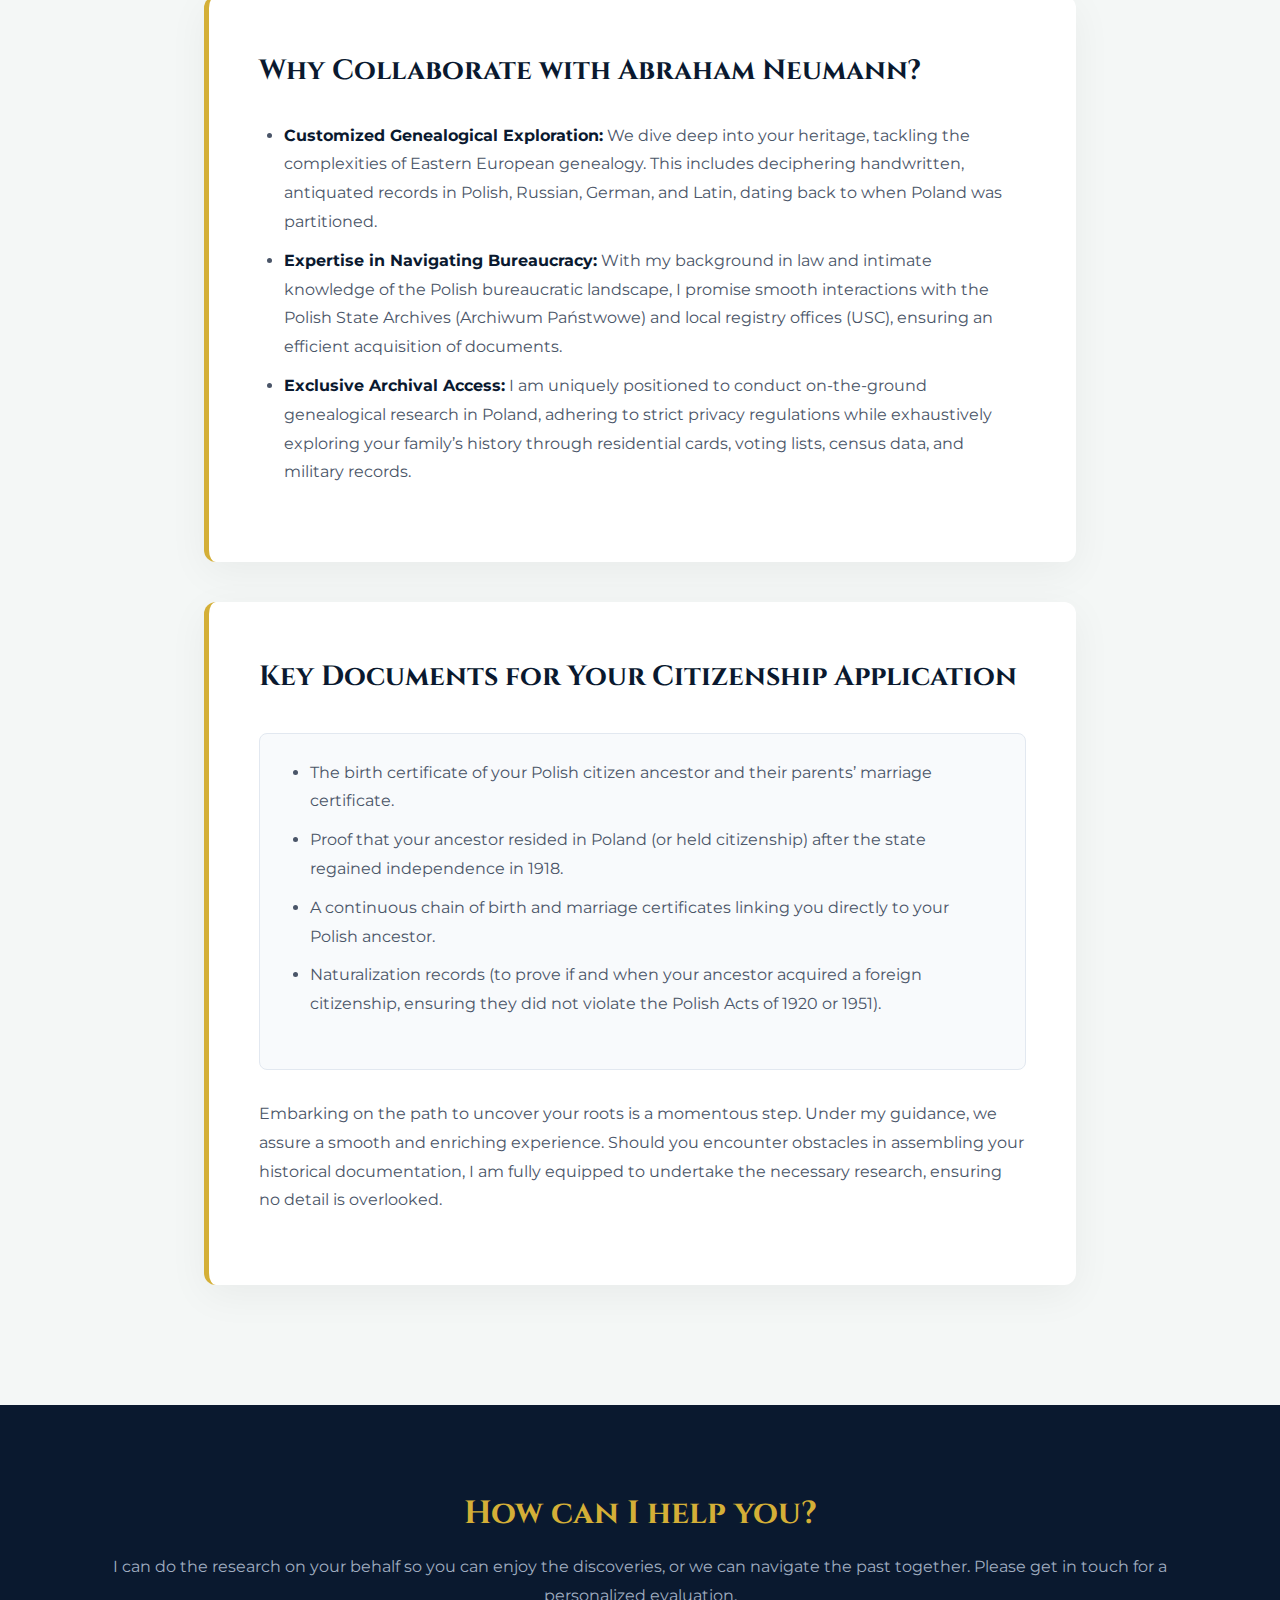
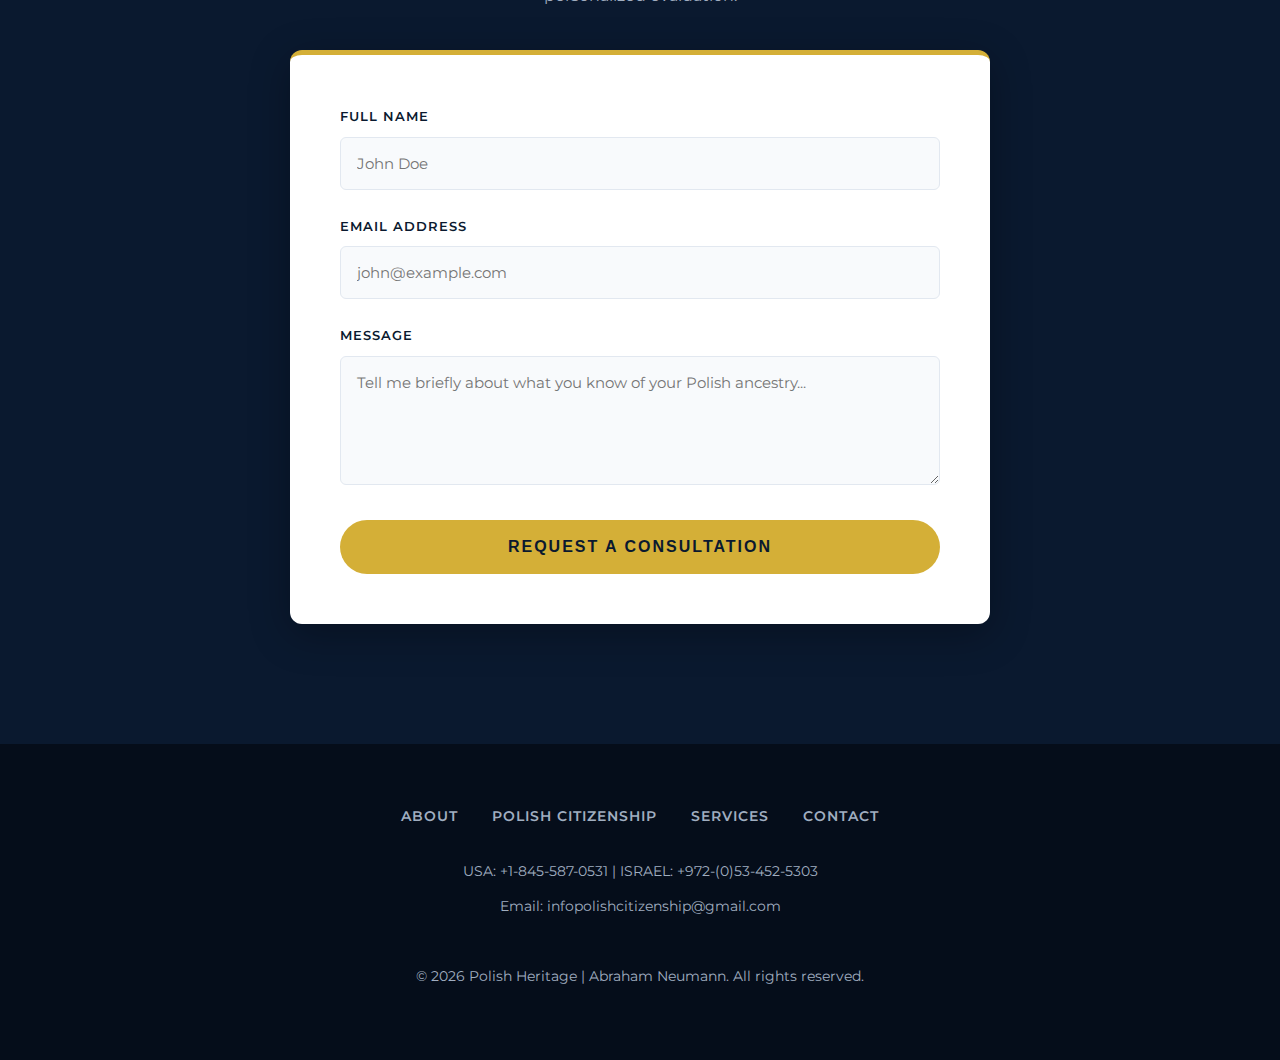
<file: genealogy.html>
<!DOCTYPE html>
<html lang="en">
<head>
    <!-- Google Tag Manager -->
<script>(function(w,d,s,l,i){w[l]=w[l]||[];w[l].push({'gtm.start':
new Date().getTime(),event:'gtm.js'});var f=d.getElementsByTagName(s)[0],
j=d.createElement(s),dl=l!='dataLayer'?'&l='+l:'';j.async=true;j.src=
'https://www.googletagmanager.com/gtm.js?id='+i+dl;f.parentNode.insertBefore(j,f);
})(window,document,'script','dataLayer','GTM-N7LXB4ZV');</script>
<!-- End Google Tag Manager -->
    <meta charset="UTF-8">
    <meta name="viewport" content="width=device-width, initial-scale=1.0">
    <title>Genealogy & Record Search | Polish Heritage</title>
    <link rel="icon" type="image/svg+xml" href="favicon.svg">
    <link rel="alternate icon" href="favicon.png">
    <link href="https://fonts.googleapis.com/css2?family=Cinzel:wght@600;700&family=Montserrat:wght@300;400;600&display=swap" rel="stylesheet">
    
    <style>
        /* ALL PREMIUM STYLES EMBEDDED DIRECTLY */
        :root {
            --primary-navy: #0A192F; 
            --accent-gold: #D4AF37; 
            --light-bg: #F4F7F6;
            --white: #FFFFFF;
            --text-dark: #2D3748;
            --text-light: #A0AEC0;
        }

        * { margin: 0; padding: 0; box-sizing: border-box; }

        body {
            font-family: 'Montserrat', sans-serif;
            color: var(--text-dark);
            line-height: 1.8;
            background-color: var(--light-bg);
        }

        h1, h2, h3, .logo { font-family: 'Cinzel', serif; font-weight: 700; }
        a { text-decoration: none; color: inherit; transition: all 0.3s ease; }

        /* HEADER & NAVIGATION */
        header {
            background-color: var(--primary-navy);
            padding: 25px 60px;
            display: flex;
            justify-content: space-between;
            align-items: center;
            box-shadow: 0 4px 12px rgba(0,0,0,0.1);
        }

        .logo { color: var(--accent-gold); font-size: 26px; letter-spacing: 2px; }

        nav ul { list-style: none; display: flex; gap: 35px; }
        nav ul li a { color: var(--white); font-size: 13px; text-transform: uppercase; letter-spacing: 1.5px; font-weight: 600; }
        nav ul li a:hover { color: var(--accent-gold); }

        /* PAGE HEADER */
        .page-header {
            background-color: var(--primary-navy);
            color: var(--white);
            text-align: center;
            padding: 80px 20px;
            border-top: 1px solid rgba(255,255,255,0.1);
        }
        .page-header h1 { font-size: 42px; margin-bottom: 15px; color: var(--accent-gold); }
        .page-header p { font-size: 18px; max-width: 800px; margin: 0 auto; font-weight: 300; }

        /* CONTENT SECTION */
        .content-section { padding: 80px 5%; max-width: 1000px; margin: 0 auto; }
        .content-block {
            background: var(--white);
            padding: 50px;
            border-radius: 12px;
            box-shadow: 0 10px 40px rgba(0,0,0,0.05);
            margin-bottom: 40px;
            border-left: 5px solid var(--accent-gold);
        }
        .content-block h2 { color: var(--primary-navy); margin-bottom: 25px; font-size: 28px; }
        .content-block p { margin-bottom: 20px; font-size: 16px; color: #4A5568; }
        .content-block ul { margin-left: 25px; margin-bottom: 25px; color: #4A5568; }
        .content-block ul li { margin-bottom: 10px; }
        .content-block ul li strong { color: var(--primary-navy); }
        
        .highlight-box { background-color: #F8FAFC; padding: 25px; border-radius: 8px; border: 1px solid #E2E8F0; margin: 30px 0; }

        /* CONTACT FORM SECTION */
        .contact-section { padding: 80px 5% 120px 5%; background-color: var(--primary-navy); color: var(--white); text-align: center; }
        .contact-section h2 { color: var(--accent-gold); font-size: 32px; margin-bottom: 10px; }
        .contact-section > p { margin-bottom: 40px; font-size: 16px; color: var(--text-light); }
        .contact-container {
            max-width: 700px;
            margin: 0 auto;
            background: var(--white);
            padding: 50px;
            border-radius: 12px;
            box-shadow: 0 10px 40px rgba(0,0,0,0.3);
            border-top: 5px solid var(--accent-gold);
            position: relative;
        }
        .contact-form { display: flex; flex-direction: column; gap: 25px; }
        .input-group { display: flex; flex-direction: column; text-align: left; }
        .input-group label { font-size: 13px; color: var(--primary-navy); font-weight: 600; margin-bottom: 8px; text-transform: uppercase; letter-spacing: 1px; }
        .input-group input, .input-group textarea {
            padding: 16px; border: 1px solid #E2E8F0; border-radius: 6px; font-family: 'Montserrat', sans-serif; font-size: 15px; outline: none; background-color: #F8FAFC; color: var(--text-dark);
        }
        .input-group input:focus, .input-group textarea:focus { border-color: var(--accent-gold); background-color: var(--white); }
        
        .btn {
            display: inline-block; background-color: var(--accent-gold); color: var(--primary-navy); padding: 15px 40px; font-size: 14px; font-weight: 600; text-transform: uppercase; letter-spacing: 2px; border-radius: 50px; border: none; cursor: pointer; transition: all 0.3s ease;
        }
        .btn:hover { background-color: #F3C94F; transform: translateY(-3px); box-shadow: 0 6px 20px rgba(212, 175, 55, 0.4); }
        .submit-btn { width: 100%; margin-top: 10px; padding: 18px; font-size: 16px; }

        /* SUCCESS POPUP STYLING */
        #form-status {
            display: none; margin-top: 20px; padding: 15px; background-color: #f0fdf4; color: #166534; border: 1px solid #bbf7d0; border-radius: 8px; text-align: center; font-weight: 600; font-size: 15px; animation: fadeIn 0.5s;
        }
        @keyframes fadeIn { from { opacity: 0; transform: translateY(-10px); } to { opacity: 1; transform: translateY(0); } }

        /* FOOTER */
        footer { background-color: #050D1A; color: var(--text-light); padding: 60px 5%; text-align: center; font-size: 14px; }
        .footer-nav { margin-bottom: 30px; }
        .footer-nav a { margin: 0 15px; text-transform: uppercase; letter-spacing: 1px; font-weight: 600; }
        .footer-nav a:hover { color: var(--accent-gold); }
        .footer-contact p { margin: 10px 0; }
        .footer-contact span { color: var(--accent-gold); font-weight: 600; }

        /* RESPONSIVE */
        @media(max-width: 768px) {
            header { flex-direction: column; padding: 20px; }
            nav ul { margin-top: 20px; flex-wrap: wrap; justify-content: center; gap: 15px; }
            .content-block, .contact-container { padding: 30px 20px; }
        }
    </style>
</head>
<body>

    <header>
        <div class="logo">Polish Heritage</div>
        <nav>
            <ul>
                <li><a href="index.html#about">About</a></li>
                <li><a href="citizenship.html">Polish Citizenship</a></li>
                <li><a href="index.html#services">Services</a></li>
                <li><a href="about-me.html">Contact</a></li>
            </ul>
        </nav>
    </header>

    <div class="page-header">
        <h1>Record Search for Polish Citizenship</h1>
        <p>Discover Your Polish Jewish Ancestry and Secure Your European Passport</p>
    </div>

    <section class="content-section">
        
        <div class="content-block">
            <h2>Bridging the Gaps in Family History</h2>
            <p>Secure your Polish citizenship with precision and expertise. I specialize in assisting individuals to find definitive proof of Polish citizenship. Due to stringent government requirements and the complexities of 20th-century European history, providing the correct documentation is absolutely crucial.</p>
            <p>With a deep focus on Polish Jewish ancestry, I intimately understand the unique challenges faced by descendants of Holocaust survivors. The profound impact of the Holocaust resulted not only in the tragic loss of life but also in the widespread destruction of vital records, leaving a silence that often surrounds family histories. Many families possess few, if any, documents from that era.</p>
            <p>I am deeply sensitive to these challenges. We understand that the gaps in your family's story are reflective of the complex legacies of survival, displacement, and memory. With extensive expertise in Polish Jewish genealogy, my goal is to help you reclaim your heritage and secure your Polish citizenship—even when the starting point seems like a puzzle with many missing pieces.</p>
        </div>

        <div class="content-block">
            <h2>Your Path to Polish Ancestry Discovery</h2>
            <p>The journey towards Polish citizenship has captivated many in recent years, leading to an influx of individuals seeking to navigate the application process. However, the pivotal aspect of the application—proving direct, unbroken Polish ancestry—remains a formidable challenge.</p>
            <p>As a professional genealogist with a background in law studies, I offer specialized services that address this exact challenge. I provide expert record search services for Polish citizenship, making the process manageable and successful, regardless of how limited your initial information might be.</p>
        </div>

        <div class="content-block">
            <h2>Why Collaborate with Abraham Neumann?</h2>
            <ul>
                <li><strong>Customized Genealogical Exploration:</strong> We dive deep into your heritage, tackling the complexities of Eastern European genealogy. This includes deciphering handwritten, antiquated records in Polish, Russian, German, and Latin, dating back to when Poland was partitioned.</li>
                <li><strong>Expertise in Navigating Bureaucracy:</strong> With my background in law and intimate knowledge of the Polish bureaucratic landscape, I promise smooth interactions with the Polish State Archives (Archiwum Państwowe) and local registry offices (USC), ensuring an efficient acquisition of documents.</li>
                <li><strong>Exclusive Archival Access:</strong> I am uniquely positioned to conduct on-the-ground genealogical research in Poland, adhering to strict privacy regulations while exhaustively exploring your family’s history through residential cards, voting lists, census data, and military records.</li>
            </ul>
        </div>

        <div class="content-block">
            <h2>Key Documents for Your Citizenship Application</h2>
            <div class="highlight-box">
                <ul>
                    <li>The birth certificate of your Polish citizen ancestor and their parents’ marriage certificate.</li>
                    <li>Proof that your ancestor resided in Poland (or held citizenship) after the state regained independence in 1918.</li>
                    <li>A continuous chain of birth and marriage certificates linking you directly to your Polish ancestor.</li>
                    <li>Naturalization records (to prove if and when your ancestor acquired a foreign citizenship, ensuring they did not violate the Polish Acts of 1920 or 1951).</li>
                </ul>
            </div>
            <p>Embarking on the path to uncover your roots is a momentous step. Under my guidance, we assure a smooth and enriching experience. Should you encounter obstacles in assembling your historical documentation, I am fully equipped to undertake the necessary research, ensuring no detail is overlooked.</p>
        </div>

    </section>

    <section class="contact-section">
        <h2>How can I help you?</h2>
        <p>I can do the research on your behalf so you can enjoy the discoveries, or we can navigate the past together. Please get in touch for a personalized evaluation.</p>
        
        <div class="contact-container">
            <form id="my-form" action="https://formspree.io/f/xzdjvpdj" method="POST" class="contact-form">
                
                <div class="input-group">
                    <label for="name">Full Name</label>
                    <input type="text" id="name" name="name" placeholder="John Doe" required>
                </div>
                
                <div class="input-group">
                    <label for="email">Email Address</label>
                    <input type="email" id="email" name="email" placeholder="john@example.com" required>
                </div>
                
                <div class="input-group">
                    <label for="message">Message</label>
                    <textarea id="message" name="message" rows="5" placeholder="Tell me briefly about what you know of your Polish ancestry..." required></textarea>
                </div>
                
                <button type="submit" class="btn submit-btn">Request a Consultation</button>
            </form>

            <div id="form-status">Thank you! Your message has been sent to Polish Heritage successfully. I will be in touch shortly.</div>
            
        </div>
    </section>

    <footer>
        <div class="footer-nav">
            <a href="index.html#about">About</a>
            <a href="citizenship.html">Polish Citizenship</a>
            <a href="index.html#services">Services</a>
            <a href="about-me.html">Contact</a>
        </div>
        <div class="footer-contact">
            <p>USA: +1-845-587-0531 | ISRAEL: +972-(0)53-452-5303</p>
            <p>Email: infopolishcitizenship@gmail.com</p>
            <br>
            <p>&copy; 2026 Polish Heritage | Abraham Neumann. All rights reserved.</p>
        </div>
    </footer>

    <script>
        var form = document.getElementById("my-form");
        var statusMessage = document.getElementById("form-status");

        async function handleSubmit(event) {
            event.preventDefault(); 
            var data = new FormData(event.target);
            
            fetch(event.target.action, {
                method: form.method,
                body: data,
                headers: {
                    'Accept': 'application/json'
                }
            }).then(response => {
                if (response.ok) {
                    statusMessage.style.display = "block";
                    form.reset(); 
                    
                    setTimeout(function() {
                        statusMessage.style.display = "none";
                    }, 6000);
                } else {
                    statusMessage.style.display = "block";
                    statusMessage.style.backgroundColor = "#fef2f2";
                    statusMessage.style.color = "#991b1b";
                    statusMessage.style.border = "1px solid #fecaca";
                    statusMessage.innerHTML = "Oops! There was a problem submitting your form.";
                }
            }).catch(error => {
                statusMessage.style.display = "block";
                statusMessage.innerHTML = "Oops! There was a problem submitting your form.";
            });
        }
        form.addEventListener("submit", handleSubmit);
    </script>

</body>
</html>
</file>
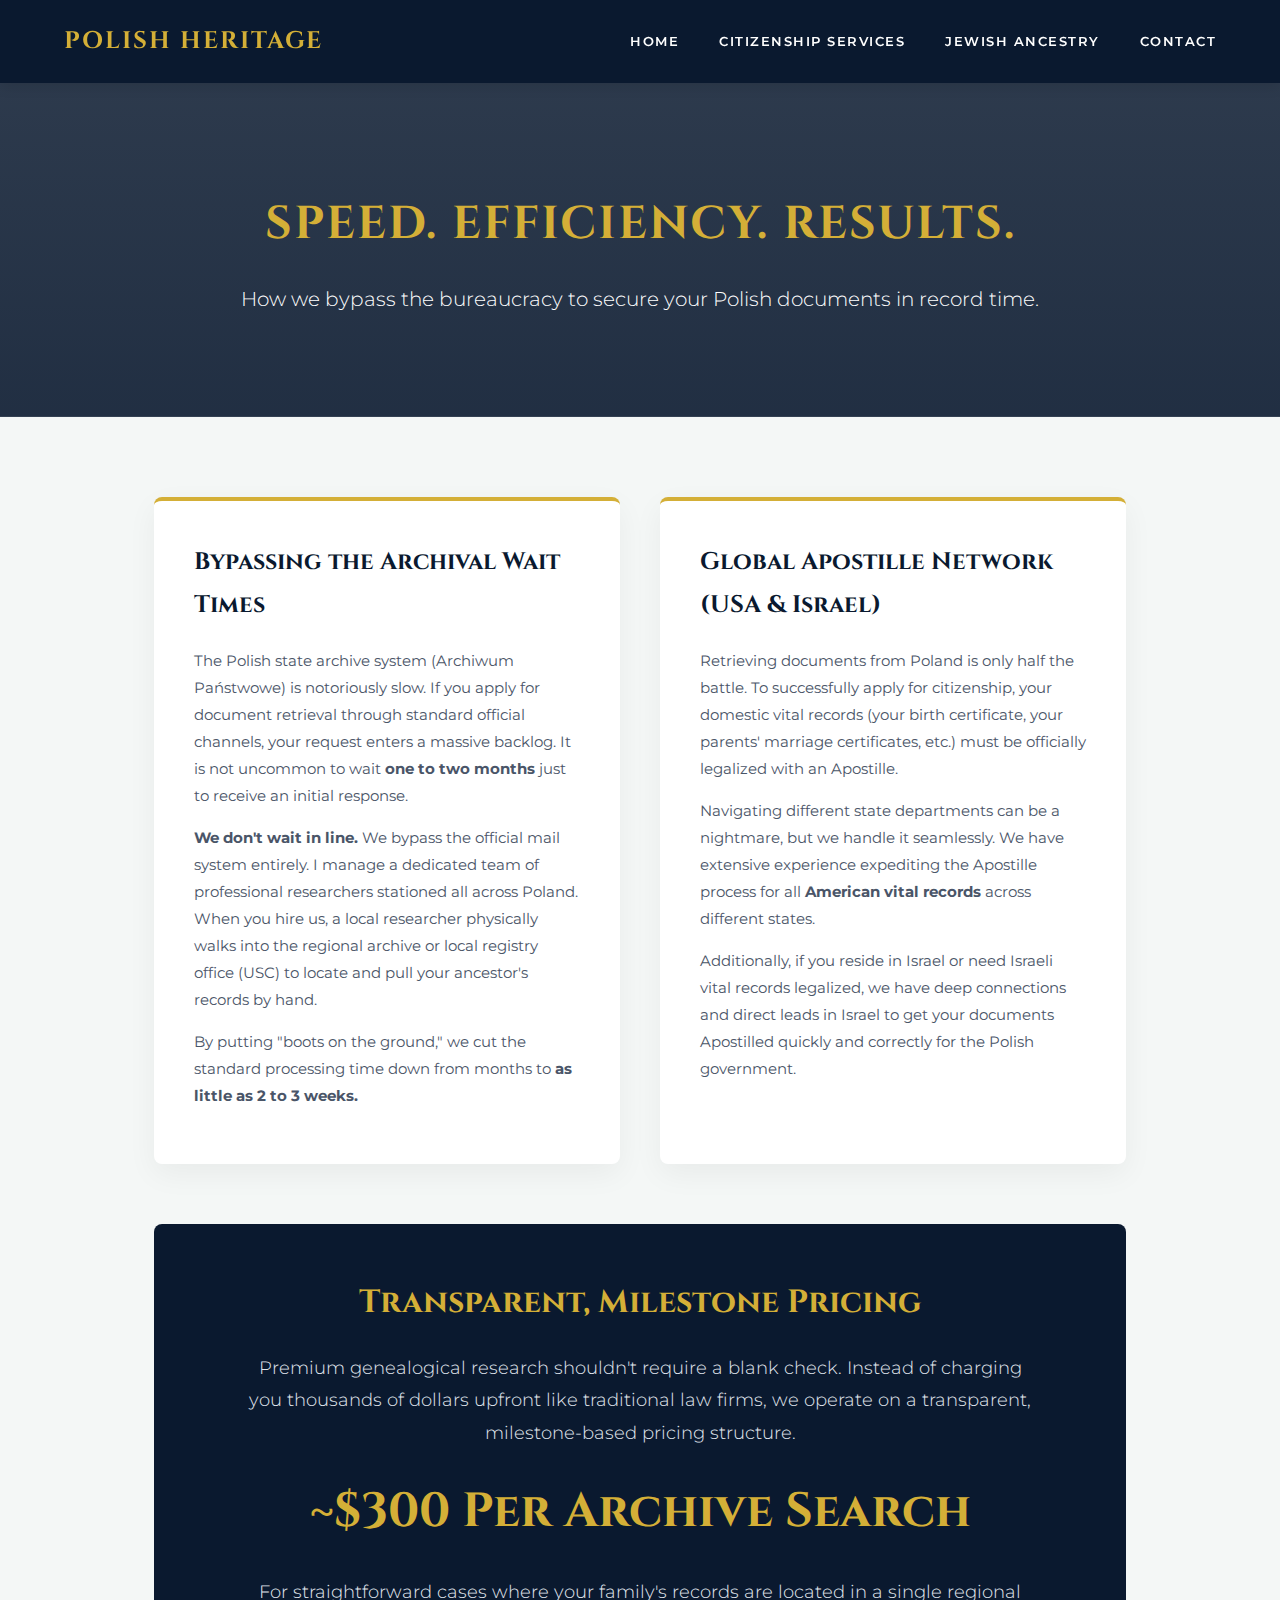
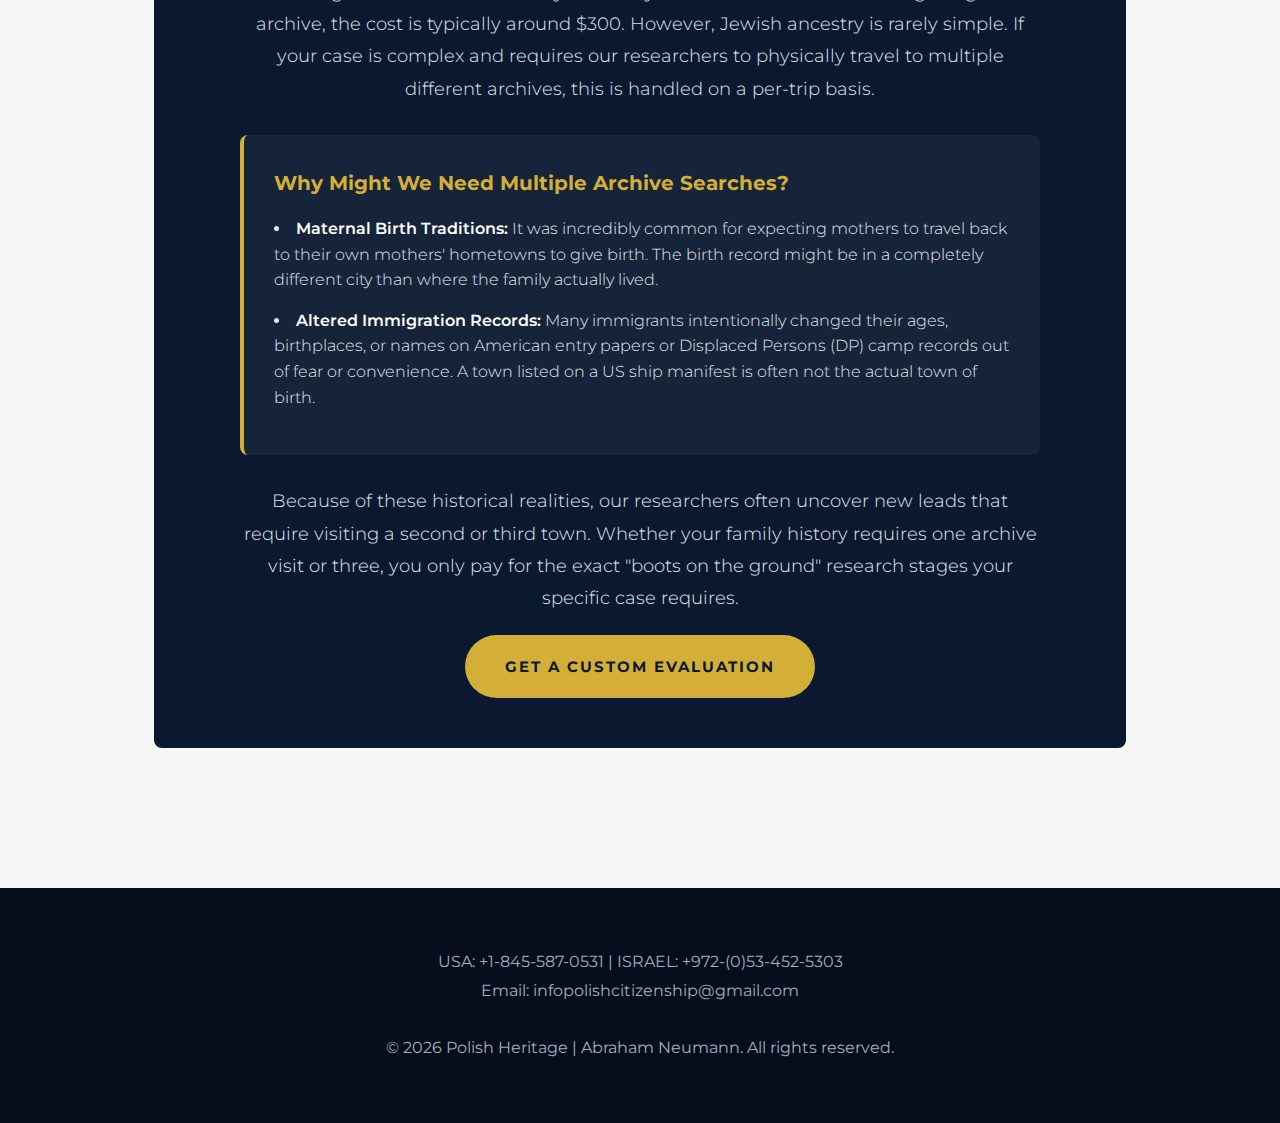
<file: how-we-work.html>
<!DOCTYPE html>
<html lang="en">
<head>
    <!-- Google Tag Manager -->
<script>(function(w,d,s,l,i){w[l]=w[l]||[];w[l].push({'gtm.start':
new Date().getTime(),event:'gtm.js'});var f=d.getElementsByTagName(s)[0],
j=d.createElement(s),dl=l!='dataLayer'?'&l='+l:'';j.async=true;j.src=
'https://www.googletagmanager.com/gtm.js?id='+i+dl;f.parentNode.insertBefore(j,f);
})(window,document,'script','dataLayer','GTM-N7LXB4ZV');</script>
<!-- End Google Tag Manager -->
    <meta charset="UTF-8">
    <meta name="viewport" content="width=device-width, initial-scale=1.0">
    <title>How We Work | Fast Polish Document Retrieval</title>
    <link rel="icon" type="image/svg+xml" href="favicon.svg">
    <link rel="alternate icon" href="favicon.png">
    <link href="https://fonts.googleapis.com/css2?family=Cinzel:wght@600;700&family=Montserrat:wght@300;400;600&display=swap" rel="stylesheet">
    
    <style>
        :root {
            --primary-navy: #0A192F; 
            --accent-gold: #D4AF37; 
            --light-bg: #F4F7F6;
            --white: #FFFFFF;
            --text-dark: #2D3748;
            --text-light: #A0AEC0;
        }

        * { margin: 0; padding: 0; box-sizing: border-box; }
        body {
            font-family: 'Montserrat', sans-serif;
            color: var(--text-dark);
            line-height: 1.8;
            background-color: var(--light-bg);
        }

        h1, h2, h3, .logo { font-family: 'Cinzel', serif; font-weight: 700; }
        a { text-decoration: none; color: inherit; transition: all 0.3s ease; }

        /* --- THE FIXED HEADER --- */
        header {
            background-color: var(--primary-navy);
            padding: 20px 5%; 
            display: flex;
            justify-content: space-between;
            align-items: center; 
            box-shadow: 0 4px 12px rgba(0,0,0,0.1);
            position: sticky;
            top: 0;
            z-index: 1000;
        }

        /* Fixed the logo from breaking onto two lines */
        .logo { 
            color: var(--accent-gold); 
            font-size: 24px; 
            letter-spacing: 2px; 
            white-space: nowrap; 
        }
        
        nav ul { 
            list-style: none; 
            display: flex; 
            gap: 40px; 
            align-items: center;
        }
        nav ul li a { 
            color: var(--white); 
            font-size: 13px; 
            text-transform: uppercase; 
            letter-spacing: 1.5px; 
            font-weight: 600; 
        }
        nav ul li a:hover { color: var(--accent-gold); }

        /* PAGE HEADER */
        .page-header {
            background: linear-gradient(rgba(10, 25, 47, 0.85), rgba(10, 25, 47, 0.9)), url('https://images.unsplash.com/photo-1513622470522-26c311a84f59?q=80&w=2000&auto=format&fit=crop');
            background-size: cover;
            background-position: center;
            color: var(--white);
            text-align: center;
            padding: 100px 20px;
        }
        .page-header h1 { font-size: 46px; margin-bottom: 15px; color: var(--accent-gold); text-transform: uppercase; letter-spacing: 2px;}
        .page-header p { font-size: 20px; max-width: 800px; margin: 0 auto; font-weight: 300; }

        /* CONTENT SECTION */
        .content-section { padding: 80px 5%; max-width: 1100px; margin: 0 auto; }
        
        /* THE "BYPASS" GRID */
        .feature-grid {
            display: grid;
            grid-template-columns: 1fr 1fr;
            gap: 40px;
            margin-bottom: 60px;
        }

        .content-block {
            background: var(--white);
            padding: 40px;
            border-radius: 8px;
            box-shadow: 0 10px 30px rgba(0,0,0,0.05);
            border-top: 4px solid var(--accent-gold);
            height: 100%;
        }
        .content-block h2 { color: var(--primary-navy); margin-bottom: 20px; font-size: 24px; }
        .content-block p { margin-bottom: 15px; font-size: 15px; color: #4A5568; }

        .full-width-block {
            background: var(--primary-navy);
            color: var(--white);
            padding: 50px;
            border-radius: 8px;
            text-align: center;
            margin-bottom: 60px;
        }
        .full-width-block h2 { color: var(--accent-gold); font-size: 32px; margin-bottom: 20px; }
        .full-width-block p { font-size: 18px; font-weight: 300; max-width: 800px; margin: 0 auto; color: #E2E8F0; }
        .price-tag { font-size: 48px; color: var(--accent-gold); font-family: 'Cinzel', serif; font-weight: 700; margin: 20px 0; display: block;}
        
        /* New Style for the "Secrets" List */
        .history-list { text-align: left; max-width: 800px; margin: 30px auto; background: rgba(255,255,255,0.05); padding: 30px; border-radius: 8px; border-left: 4px solid var(--accent-gold); }
        .history-list h3 { color: var(--accent-gold); margin-bottom: 15px; font-size: 20px; font-family: 'Montserrat', sans-serif;}
        .history-list ul { list-style-position: inside; color: #E2E8F0; font-size: 16px; font-weight: 300;}
        .history-list ul li { margin-bottom: 15px; line-height: 1.6; }
        .history-list strong { color: var(--white); font-weight: 600; }

        .btn {
            display: inline-block; background-color: var(--accent-gold); color: var(--primary-navy); padding: 18px 40px; font-size: 15px; font-weight: 700; text-transform: uppercase; letter-spacing: 2px; border-radius: 50px; border: none; cursor: pointer; margin-top: 20px;
        }
        .btn:hover { background-color: #F3C94F; transform: translateY(-2px); box-shadow: 0 6px 20px rgba(212, 175, 55, 0.4); }

        footer { background-color: #050D1A; color: var(--text-light); padding: 60px 5%; text-align: center; }

        @media(max-width: 768px) {
            header { flex-direction: column; padding: 20px; gap: 20px; }
            .feature-grid { grid-template-columns: 1fr; }
            nav ul { flex-wrap: wrap; justify-content: center; gap: 15px; }
            .page-header h1 { font-size: 32px; }
        }
    </style>
</head>
<body>

    <header>
        <div class="logo">POLISH HERITAGE</div>
        <nav>
            <ul>
                <li><a href="index.html">Home</a></li>
                <li><a href="citizenship.html">Citizenship Services</a></li>
                <li><a href="prove-jewish-ancestry.html">Jewish Ancestry</a></li>
                <li><a href="about-me.html">Contact</a></li>
            </ul>
        </nav>
    </header>

    <div class="page-header">
        <h1>Speed. Efficiency. Results.</h1>
        <p>How we bypass the bureaucracy to secure your Polish documents in record time.</p>
    </div>

    <section class="content-section">
        
        <div class="feature-grid">
            <div class="content-block">
                <h2>Bypassing the Archival Wait Times</h2>
                <p>The Polish state archive system (Archiwum Państwowe) is notoriously slow. If you apply for document retrieval through standard official channels, your request enters a massive backlog. It is not uncommon to wait <strong>one to two months</strong> just to receive an initial response.</p>
                <p><strong>We don't wait in line.</strong> We bypass the official mail system entirely. I manage a dedicated team of professional researchers stationed all across Poland. When you hire us, a local researcher physically walks into the regional archive or local registry office (USC) to locate and pull your ancestor's records by hand.</p>
                <p>By putting "boots on the ground," we cut the standard processing time down from months to <strong>as little as 2 to 3 weeks.</strong></p>
            </div>

            <div class="content-block">
                <h2>Global Apostille Network (USA & Israel)</h2>
                <p>Retrieving documents from Poland is only half the battle. To successfully apply for citizenship, your domestic vital records (your birth certificate, your parents' marriage certificates, etc.) must be officially legalized with an Apostille.</p>
                <p>Navigating different state departments can be a nightmare, but we handle it seamlessly. We have extensive experience expediting the Apostille process for all <strong>American vital records</strong> across different states.</p>
                <p>Additionally, if you reside in Israel or need Israeli vital records legalized, we have deep connections and direct leads in Israel to get your documents Apostilled quickly and correctly for the Polish government.</p>
            </div>
        </div>

        <div class="full-width-block">
            <h2>Transparent, Milestone Pricing</h2>
            <p>Premium genealogical research shouldn't require a blank check. Instead of charging you thousands of dollars upfront like traditional law firms, we operate on a transparent, milestone-based pricing structure.</p>
            
            <span class="price-tag">~$300 Per Archive Search</span>
            
            <p>For straightforward cases where your family's records are located in a single regional archive, the cost is typically around $300. However, Jewish ancestry is rarely simple. If your case is complex and requires our researchers to physically travel to multiple different archives, this is handled on a per-trip basis.</p>
            
            <div class="history-list">
                <h3>Why Might We Need Multiple Archive Searches?</h3>
                <ul>
                    <li><strong>Maternal Birth Traditions:</strong> It was incredibly common for expecting mothers to travel back to their own mothers' hometowns to give birth. The birth record might be in a completely different city than where the family actually lived.</li>
                    <li><strong>Altered Immigration Records:</strong> Many immigrants intentionally changed their ages, birthplaces, or names on American entry papers or Displaced Persons (DP) camp records out of fear or convenience. A town listed on a US ship manifest is often not the actual town of birth.</li>
                </ul>
            </div>

            <p>Because of these historical realities, our researchers often uncover new leads that require visiting a second or third town. Whether your family history requires one archive visit or three, you only pay for the exact "boots on the ground" research stages your specific case requires.</p>
            
            <a href="about-me.html" class="btn">Get a Custom Evaluation</a>
        </div>

    </section>

    <footer>
        <div class="footer-contact">
            <p>USA: +1-845-587-0531 | ISRAEL: +972-(0)53-452-5303</p>
            <p>Email: infopolishcitizenship@gmail.com</p>
            <br>
            <p>&copy; 2026 Polish Heritage | Abraham Neumann. All rights reserved.</p>
        </div>
    </footer>

</body>
</html>
</file>
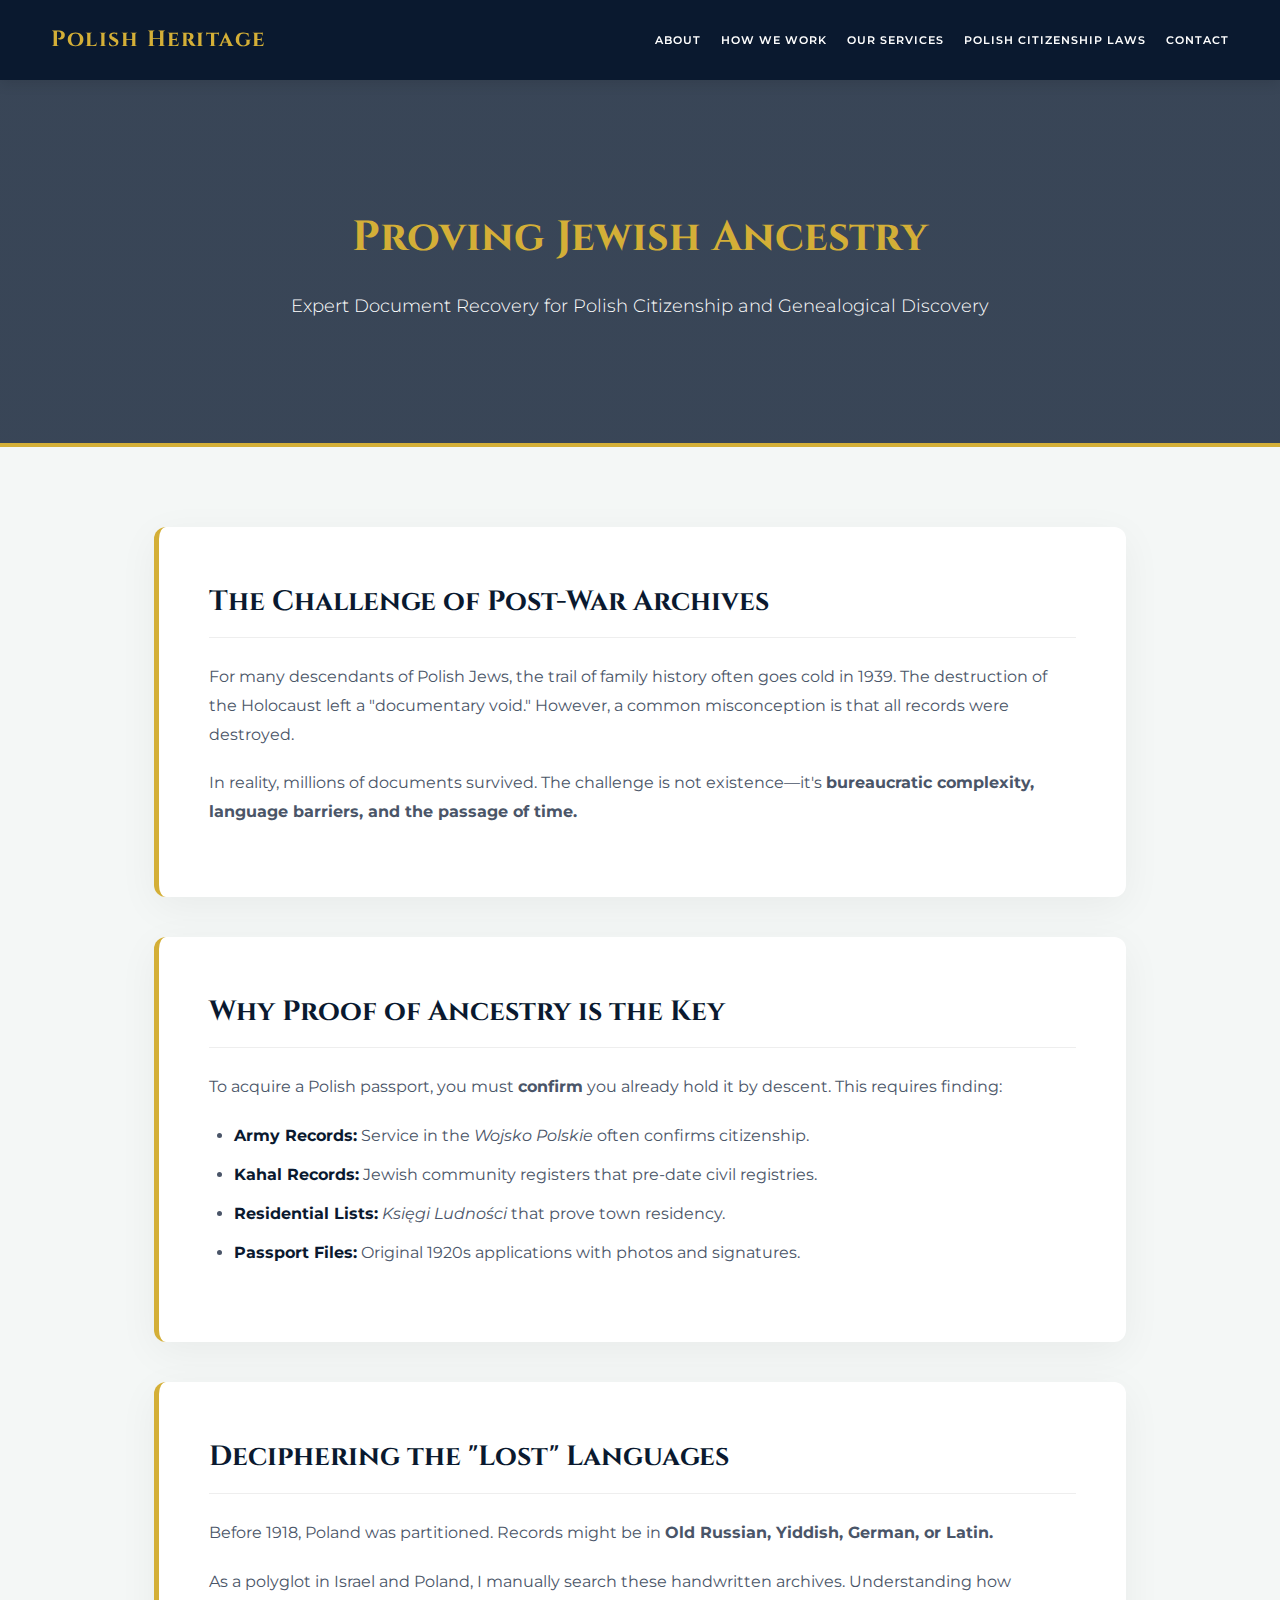
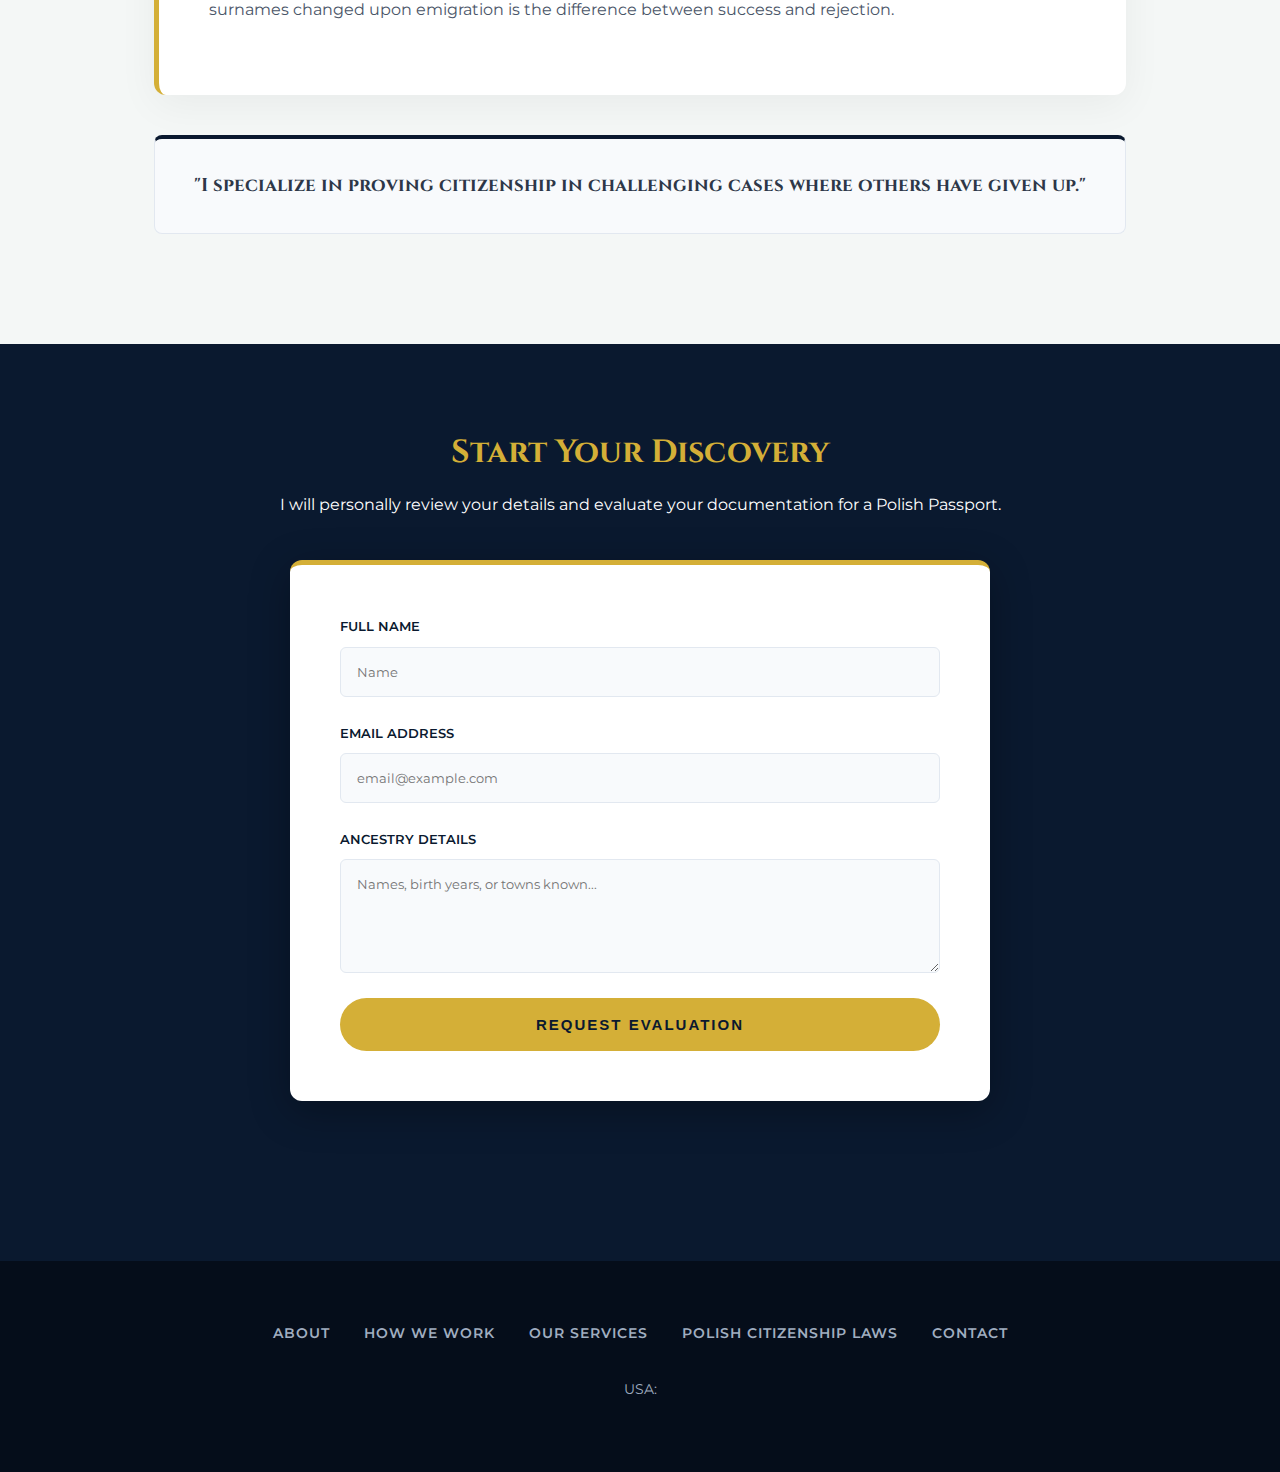
<file: prove-jewish-ancestry.html>
<!DOCTYPE html>
<html lang="en">
<head>
    <script>(function(w,d,s,l,i){w[l]=w[l]||[];w[l].push({'gtm.start':
    new Date().getTime(),event:'gtm.js'});var f=d.getElementsByTagName(s)[0],
    j=d.createElement(s),dl=l!='dataLayer'?'&l='+l:'';j.async=true;j.src=
    'https://www.googletagmanager.com/gtm.js?id='+i+dl;f.parentNode.insertBefore(j,f);
    })(window,document,'script','dataLayer','GTM-N7LXB4ZV');</script>
    <meta charset="UTF-8">
    <meta name="viewport" content="width=device-width, initial-scale=1.0">
    <title>Jewish Ancestry & Citizenship Proof | Polish Heritage</title>
    <link rel="icon" type="image/svg+xml" href="favicon.svg">
    <link rel="alternate icon" href="favicon.png">
    <meta name="description" content="Expert Polish Jewish genealogy and record search services. We bridge the gaps in family history to secure your ancestral proof for citizenship.">
    
    <link href="https://fonts.googleapis.com/css2?family=Cinzel:wght@600;700&family=Montserrat:wght@300;400;600&display=swap" rel="stylesheet">
    
    <style>
        :root {
            --primary-navy: #0A192F; 
            --accent-gold: #D4AF37; 
            --light-bg: #F4F7F6;
            --white: #FFFFFF;
            --text-dark: #2D3748;
            --text-light: #A0AEC0;
        }

        * { margin: 0; padding: 0; box-sizing: border-box; }
        body {
            font-family: 'Montserrat', sans-serif;
            color: var(--text-dark);
            line-height: 1.8;
            background-color: var(--light-bg);
        }

        h1, h2, h3, .logo { font-family: 'Cinzel', serif; font-weight: 700; }
        a { text-decoration: none; color: inherit; transition: all 0.3s ease; }

        header {
            background-color: var(--primary-navy);
            padding: 20px 4%;
            display: flex;
            justify-content: space-between;
            align-items: center;
            box-shadow: 0 4px 12px rgba(0,0,0,0.1);
            position: sticky;
            top: 0;
            z-index: 1000;
        }

        .logo { color: var(--accent-gold); font-size: 22px; letter-spacing: 1.5px; white-space: nowrap; }
        nav ul { list-style: none; display: flex; gap: 20px; }
        nav ul li a { color: var(--white); font-size: 11px; text-transform: uppercase; letter-spacing: 1px; font-weight: 600; white-space: nowrap; }
        nav ul li a:hover { color: var(--accent-gold); }

        .page-header {
            background: linear-gradient(rgba(10, 25, 47, 0.8), rgba(10, 25, 47, 0.8)), url('https://images.unsplash.com/photo-1555432329-390977e38714?q=80&w=2000&auto=format&fit=crop');
            background-size: cover;
            background-position: center;
            color: var(--white);
            text-align: center;
            padding: 120px 20px;
            border-bottom: 4px solid var(--accent-gold);
        }
        .page-header h1 { font-size: 42px; margin-bottom: 15px; color: var(--accent-gold); }
        .page-header p { font-size: 18px; max-width: 800px; margin: 0 auto; font-weight: 300; }

        .content-section { padding: 80px 5%; max-width: 1100px; margin: 0 auto; }
        .content-block {
            background: var(--white);
            padding: 50px;
            border-radius: 12px;
            box-shadow: 0 10px 40px rgba(0,0,0,0.05);
            margin-bottom: 40px;
            border-left: 5px solid var(--accent-gold);
        }
        .content-block h2 { color: var(--primary-navy); margin-bottom: 25px; font-size: 28px; border-bottom: 1px solid #EEE; padding-bottom: 10px; }
        .content-block p { margin-bottom: 20px; font-size: 16px; color: #4A5568; }
        .content-block ul { margin-left: 25px; margin-bottom: 25px; color: #4A5568; }
        .content-block ul li { margin-bottom: 10px; }
        .content-block ul li strong { color: var(--primary-navy); }

        .highlight-box { background-color: #F8FAFC; padding: 30px; border-radius: 8px; border: 1px solid #E2E8F0; margin: 30px 0; border-top: 4px solid var(--primary-navy); }

        .contact-section { padding: 80px 5% 120px 5%; background-color: var(--primary-navy); color: var(--white); text-align: center; }
        .contact-section h2 { color: var(--accent-gold); font-size: 32px; margin-bottom: 10px; }
        .contact-container {
            max-width: 700px;
            margin: 40px auto;
            background: var(--white);
            padding: 50px;
            border-radius: 12px;
            box-shadow: 0 10px 40px rgba(0,0,0,0.3);
            border-top: 5px solid var(--accent-gold);
        }
        .contact-form { display: flex; flex-direction: column; gap: 25px; }
        .input-group { display: flex; flex-direction: column; text-align: left; }
        .input-group label { font-size: 13px; color: var(--primary-navy); font-weight: 600; margin-bottom: 8px; text-transform: uppercase; }
        .input-group input, .input-group textarea {
            padding: 16px; border: 1px solid #E2E8F0; border-radius: 6px; font-family: 'Montserrat', sans-serif; outline: none; background-color: #F8FAFC; color: var(--text-dark);
        }
        .btn {
            display: inline-block; background-color: var(--accent-gold); color: var(--primary-navy); padding: 18px 40px; font-size: 15px; font-weight: 700; text-transform: uppercase; letter-spacing: 2px; border-radius: 50px; border: none; cursor: pointer; transition: 0.3s ease;
        }
        .btn:hover { background-color: #F3C94F; transform: translateY(-3px); }

        #form-status { display: none; margin-top: 20px; padding: 15px; border-radius: 8px; text-align: center; font-weight: 600; }

        footer { background-color: #050D1A; color: var(--text-light); padding: 60px 5%; text-align: center; font-size: 14px; }
        .footer-nav { margin-bottom: 30px; }
        .footer-nav a { margin: 0 15px; text-transform: uppercase; letter-spacing: 1px; font-weight: 600; }
        .footer-nav a:hover { color: var(--accent-gold); }
        .footer-contact p { margin: 10px 0; }
        .footer-contact a { color: var(--accent-gold); font-weight: 600; }

        @media(max-width: 900px) {
            header { flex-direction: column; padding: 20px; }
            nav ul { margin-top: 20px; flex-wrap: wrap; justify-content: center; gap: 15px; }
        }

        @media(max-width: 768px) {
            .page-header h1 { font-size: 32px; }
            .content-block { padding: 30px 20px; }
        }
    </style>
</head>
<body>
    <noscript><iframe src="https://www.googletagmanager.com/ns.html?id=GTM-N7LXB4ZV"
    height="0" width="0" style="display:none;visibility:hidden"></iframe></noscript>
    <header>
        <div class="logo">Polish Heritage</div>
        <nav>
            <ul>
                <li><a href="index.html#about">About</a></li>
                <li><a href="how-we-work.html">How We Work</a></li>
                <li><a href="index.html#services">Our Services</a></li>
                <li><a href="citizenship.html">Polish Citizenship Laws</a></li>
                <li><a href="about-me.html">Contact</a></li>
            </ul>
        </nav>
    </header>

    <div class="page-header">
        <h1>Proving Jewish Ancestry</h1>
        <p>Expert Document Recovery for Polish Citizenship and Genealogical Discovery</p>
    </div>

    <section class="content-section">
        
        <div class="content-block">
            <h2>The Challenge of Post-War Archives</h2>
            <p>For many descendants of Polish Jews, the trail of family history often goes cold in 1939. The destruction of the Holocaust left a "documentary void." However, a common misconception is that all records were destroyed.</p>
            <p>In reality, millions of documents survived. The challenge is not existence—it's <strong>bureaucratic complexity, language barriers, and the passage of time.</strong></p>
        </div>

        <div class="content-block">
            <h2>Why Proof of Ancestry is the Key</h2>
            <p>To acquire a Polish passport, you must <strong>confirm</strong> you already hold it by descent. This requires finding:</p>
            <ul>
                <li><strong>Army Records:</strong> Service in the <em>Wojsko Polskie</em> often confirms citizenship.</li>
                <li><strong>Kahal Records:</strong> Jewish community registers that pre-date civil registries.</li>
                <li><strong>Residential Lists:</strong> <em>Księgi Ludności</em> that prove town residency.</li>
                <li><strong>Passport Files:</strong> Original 1920s applications with photos and signatures.</li>
            </ul>
        </div>

        <div class="content-block">
            <h2>Deciphering the "Lost" Languages</h2>
            <p>Before 1918, Poland was partitioned. Records might be in <strong>Old Russian, Yiddish, German, or Latin.</strong></p>
            <p>As a polyglot in Israel and Poland, I manually search these handwritten archives. Understanding how surnames changed upon emigration is the difference between success and rejection.</p>
        </div>

        <div class="highlight-box" style="text-align: center;">
            <h3 style="margin-bottom: 0;">"I specialize in proving citizenship in challenging cases where others have given up."</h3>
        </div>

    </section>

    <section class="contact-section">
        <h2>Start Your Discovery</h2>
        <p>I will personally review your details and evaluate your documentation for a Polish Passport.</p>
        
        <div class="contact-container">
            <form id="my-form" action="https://formspree.io/f/xzdjvpdj" method="POST" class="contact-form">
                <div class="input-group">
                    <label for="name">Full Name</label>
                    <input type="text" id="name" name="name" placeholder="Name" required>
                </div>
                <div class="input-group">
                    <label for="email">Email Address</label>
                    <input type="email" id="email" name="email" placeholder="email@example.com" required>
                </div>
                <div class="input-group">
                    <label for="message">Ancestry Details</label>
                    <textarea id="message" name="message" rows="5" placeholder="Names, birth years, or towns known..." required></textarea>
                </div>
                <button type="submit" class="btn">Request Evaluation</button>
            </form>
            <div id="form-status"></div>
        </div>
    </section>

    <footer>
        <div class="footer-nav">
            <a href="index.html#about">About</a>
            <a href="how-we-work.html">How We Work</a>
            <a href="index.html#services">Our Services</a>
            <a href="citizenship.html">Polish Citizenship Laws</a>
            <a href="about-me.html">Contact</a>
        </div>
        <div class="footer-contact">
            <p>USA: <a href="tel:+18455870
</file>
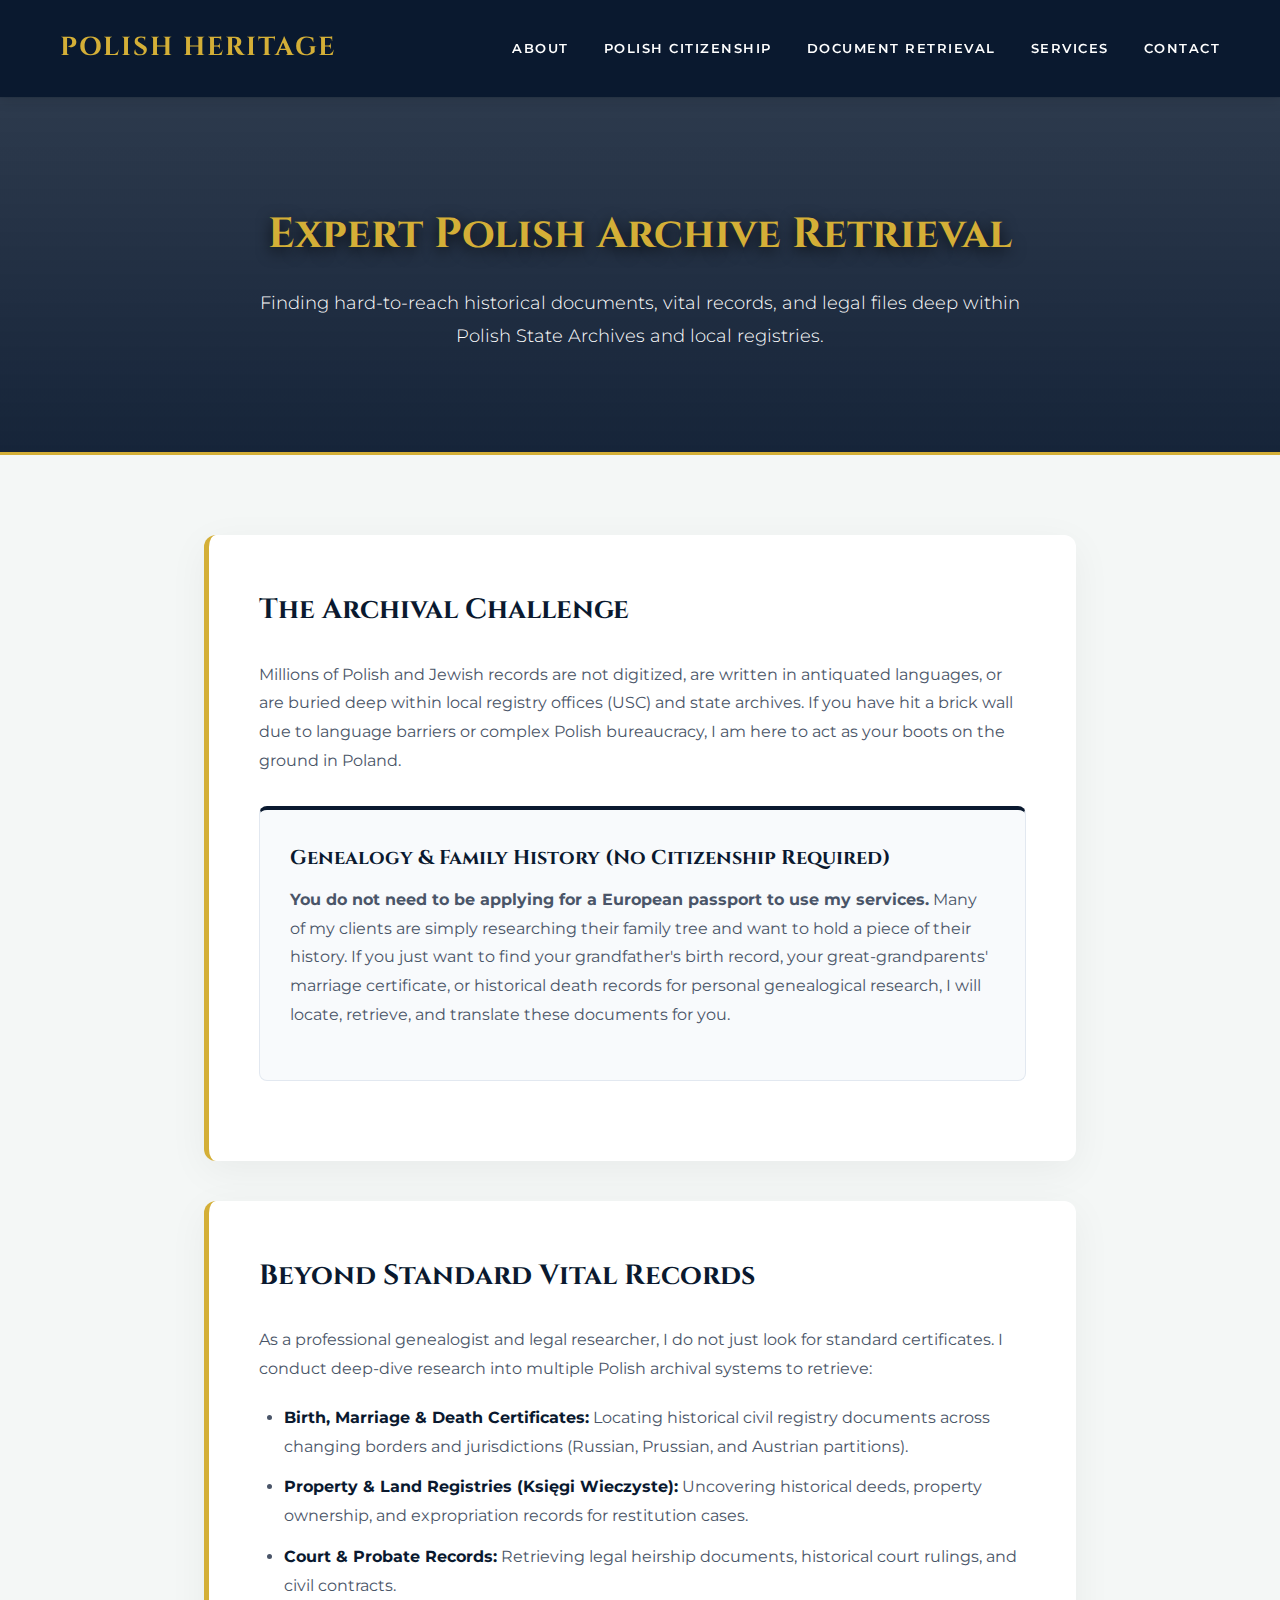
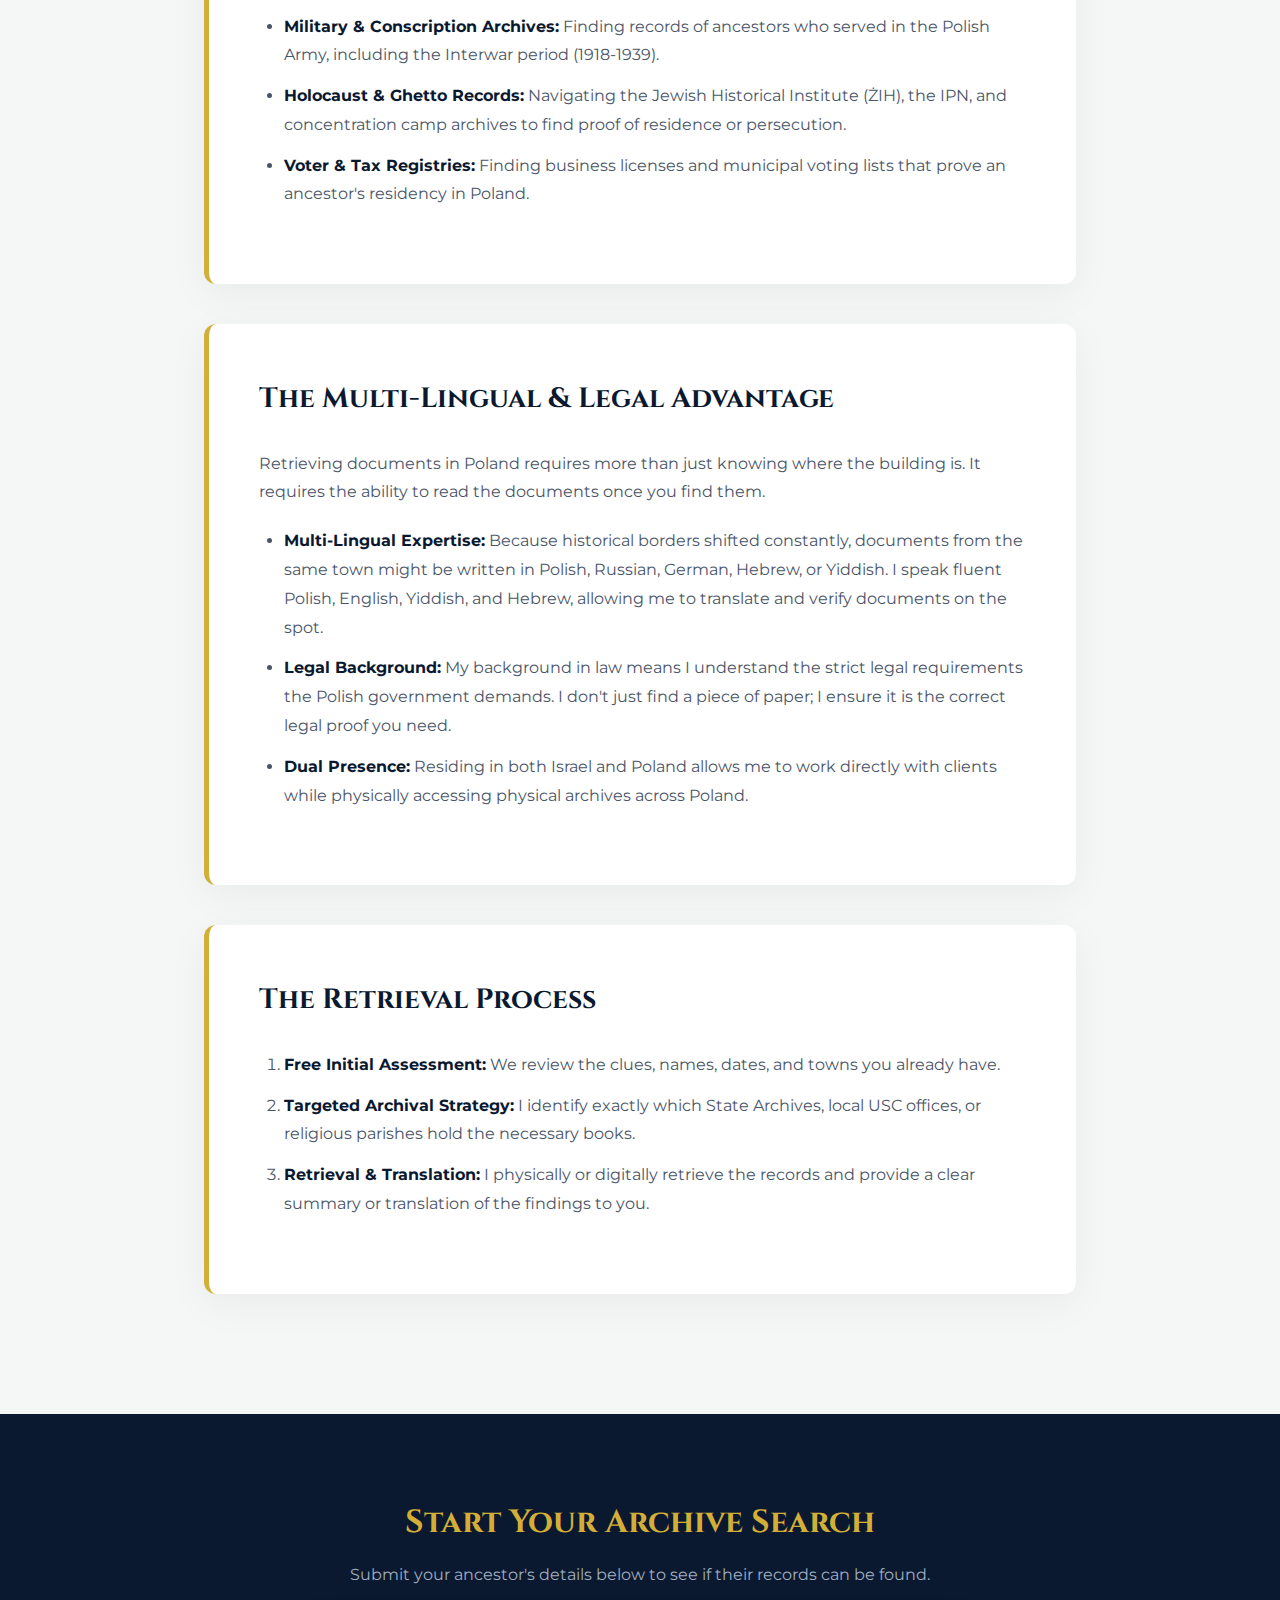
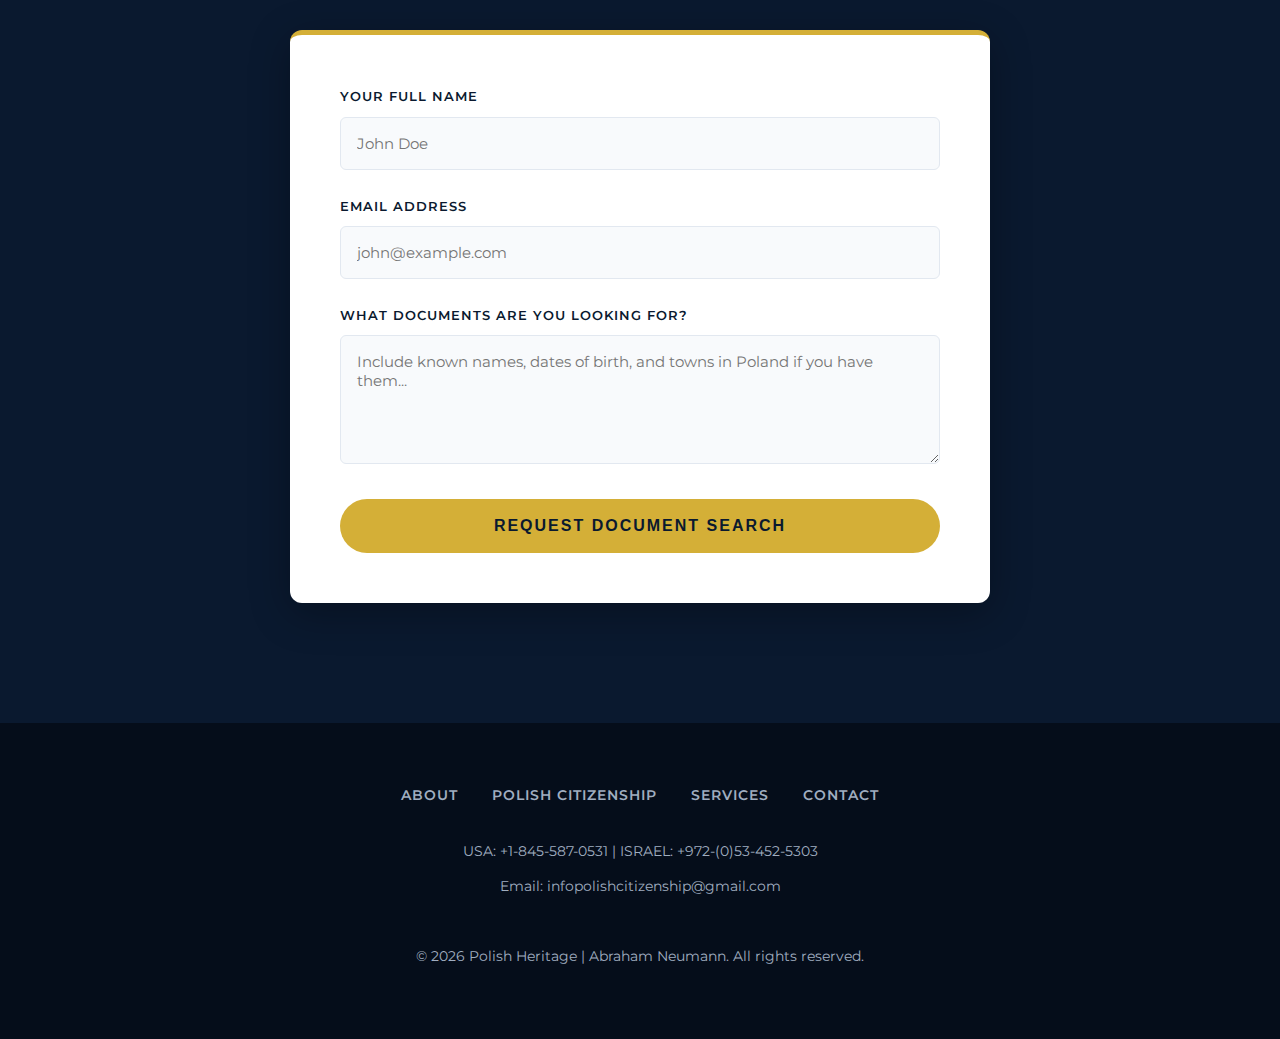
<file: Retrieve-Archives-Poland.html>
<!DOCTYPE html>
<html lang="en">
<head>
    <meta charset="UTF-8">
    <meta name="viewport" content="width=device-width, initial-scale=1.0">
    <title>Retrieve Polish Archives & Birth Records | Polish Heritage</title>
    <meta name="description" content="Need to find a Polish birth record, marriage certificate, or legal document? I physically retrieve historical and genealogical archives in Poland.">
    
    <link href="https://fonts.googleapis.com/css2?family=Cinzel:wght@600;700&family=Montserrat:wght@300;400;600&display=swap" rel="stylesheet">
    
    <style>
        /* PREMIUM BRAND VARIABLES */
        :root {
            --primary-navy: #0A192F; 
            --accent-gold: #D4AF37; 
            --light-bg: #F4F7F6;
            --white: #FFFFFF;
            --text-dark: #2D3748;
            --text-light: #A0AEC0;
        }

        * { margin: 0; padding: 0; box-sizing: border-box; }

        body {
            font-family: 'Montserrat', sans-serif;
            color: var(--text-dark);
            line-height: 1.8;
            background-color: var(--light-bg);
        }

        h1, h2, h3, .logo { font-family: 'Cinzel', serif; font-weight: 700; }
        a { text-decoration: none; color: inherit; transition: all 0.3s ease; }

        /* HEADER & NAVIGATION */
        header {
            background-color: var(--primary-navy);
            padding: 25px 60px;
            display: flex;
            justify-content: space-between;
            align-items: center;
            box-shadow: 0 4px 12px rgba(0,0,0,0.1);
            position: sticky;
            top: 0;
            z-index: 1000;
        }

        .logo { color: var(--accent-gold); font-size: 26px; letter-spacing: 2px; text-transform: uppercase; }

        nav ul { list-style: none; display: flex; gap: 35px; }
        nav ul li a { color: var(--white); font-size: 13px; text-transform: uppercase; letter-spacing: 1.5px; font-weight: 600; }
        nav ul li a:hover { color: var(--accent-gold); }

        /* GRAPHIC PAGE HEADER */
        .page-header {
            position: relative;
            background: linear-gradient(rgba(10, 25, 47, 0.85), rgba(10, 25, 47, 0.95)), 
                        url('https://images.unsplash.com/photo-1507842217343-583bb7270b66?auto=format&fit=crop&q=80&w=2000');
            background-size: cover;
            background-position: center;
            color: var(--white);
            text-align: center;
            padding: 100px 20px;
            border-bottom: 3px solid var(--accent-gold);
        }
        .page-header h1 { font-size: 42px; margin-bottom: 15px; color: var(--accent-gold); text-shadow: 0 4px 15px rgba(0,0,0,0.8); }
        .page-header p { font-size: 18px; max-width: 800px; margin: 0 auto; font-weight: 300; }

        /* CONTENT SECTION */
        .content-section {
            padding: 80px 5%;
            max-width: 1000px;
            margin: 0 auto;
        }
        
        .content-block {
            background: var(--white);
            padding: 50px;
            border-radius: 12px;
            box-shadow: 0 10px 40px rgba(0,0,0,0.05);
            margin-bottom: 40px;
            border-left: 5px solid var(--accent-gold);
        }

        .content-block h2 { color: var(--primary-navy); margin-bottom: 25px; font-size: 28px; }
        .content-block p { margin-bottom: 20px; font-size: 16px; color: #4A5568; }
        
        .content-block ul, .content-block ol { margin-left: 25px; margin-bottom: 25px; color: #4A5568; }
        .content-block ul li, .content-block ol li { margin-bottom: 12px; }
        .content-block ul li strong, .content-block ol li strong { color: var(--primary-navy); }

        .highlight-box {
            background-color: #F8FAFC;
            padding: 30px;
            border-radius: 8px;
            border: 1px solid #E2E8F0;
            margin: 30px 0;
            border-top: 4px solid var(--primary-navy);
        }
        .highlight-box h3 { color: var(--primary-navy); margin-bottom: 10px; font-size: 20px; }

        /* CONTACT FORM SECTION */
        .contact-section { padding: 80px 5% 120px 5%; background-color: var(--primary-navy); color: var(--white); text-align: center; }
        .contact-section h2 { color: var(--accent-gold); font-size: 32px; margin-bottom: 10px; }
        .contact-section > p { margin-bottom: 40px; font-size: 16px; color: var(--text-light); }
        .contact-container {
            max-width: 700px;
            margin: 0 auto;
            background: var(--white);
            padding: 50px;
            border-radius: 12px;
            box-shadow: 0 10px 40px rgba(0,0,0,0.3);
            border-top: 5px solid var(--accent-gold);
            position: relative;
        }
        .contact-form { display: flex; flex-direction: column; gap: 25px; }
        .input-group { display: flex; flex-direction: column; text-align: left; }
        .input-group label { font-size: 13px; color: var(--primary-navy); font-weight: 600; margin-bottom: 8px; text-transform: uppercase; letter-spacing: 1px; }
        .input-group input, .input-group textarea {
            padding: 16px; border: 1px solid #E2E8F0; border-radius: 6px; font-family: 'Montserrat', sans-serif; font-size: 15px; outline: none; background-color: #F8FAFC; color: var(--text-dark);
        }
        .input-group input:focus, .input-group textarea:focus { border-color: var(--accent-gold); background-color: var(--white); }
        
        .btn {
            display: inline-block; background-color: var(--accent-gold); color: var(--primary-navy); padding: 15px 40px; font-size: 14px; font-weight: 600; text-transform: uppercase; letter-spacing: 2px; border-radius: 50px; border: none; cursor: pointer; transition: all 0.3s ease;
        }
        .btn:hover { background-color: #F3C94F; transform: translateY(-3px); box-shadow: 0 6px 20px rgba(212, 175, 55, 0.4); }
        .submit-btn { width: 100%; margin-top: 10px; padding: 18px; font-size: 16px; }

        /* SUCCESS POPUP STYLING */
        #form-status {
            display: none; margin-top: 20px; padding: 15px; background-color: #f0fdf4; color: #166534; border: 1px solid #bbf7d0; border-radius: 8px; text-align: center; font-weight: 600; font-size: 15px; animation: fadeIn 0.5s;
        }
        @keyframes fadeIn { from { opacity: 0; transform: translateY(-10px); } to { opacity: 1; transform: translateY(0); } }

        /* FOOTER */
        footer { background-color: #050D1A; color: var(--text-light); padding: 60px 5%; text-align: center; font-size: 14px; }
        .footer-nav { margin-bottom: 30px; }
        .footer-nav a { margin: 0 15px; text-transform: uppercase; letter-spacing: 1px; font-weight: 600; }
        .footer-nav a:hover { color: var(--accent-gold); }
        .footer-contact p { margin: 10px 0; }

        /* RESPONSIVE */
        @media(max-width: 768px) {
            header { flex-direction: column; padding: 20px; }
            nav ul { margin-top: 20px; flex-wrap: wrap; justify-content: center; gap: 15px; }
            .content-block, .contact-container { padding: 30px 20px; }
            .page-header h1 { font-size: 32px; }
        }
    </style>
</head>
<body>

    <header>
        <div class="logo">Polish Heritage</div>
        <nav>
            <ul>
                <li><a href="index.html#about">About</a></li>
                <li><a href="citizenship.html">Polish Citizenship</a></li>
                <li><a href="Retrieve-Archives-Poland.html">Document Retrieval</a></li>
                <li><a href="index.html#services">Services</a></li>
                <li><a href="about-me.html">Contact</a></li>
            </ul>
        </nav>
    </header>

    <div class="page-header">
        <h1>Expert Polish Archive Retrieval</h1>
        <p>Finding hard-to-reach historical documents, vital records, and legal files deep within Polish State Archives and local registries.</p>
    </div>

    <section class="content-section">
        
        <div class="content-block">
            <h2>The Archival Challenge</h2>
            <p>Millions of Polish and Jewish records are not digitized, are written in antiquated languages, or are buried deep within local registry offices (USC) and state archives. If you have hit a brick wall due to language barriers or complex Polish bureaucracy, I am here to act as your boots on the ground in Poland.</p>
            
            <div class="highlight-box">
                <h3>Genealogy & Family History (No Citizenship Required)</h3>
                <p><strong>You do not need to be applying for a European passport to use my services.</strong> Many of my clients are simply researching their family tree and want to hold a piece of their history. If you just want to find your grandfather's birth record, your great-grandparents' marriage certificate, or historical death records for personal genealogical research, I will locate, retrieve, and translate these documents for you.</p>
            </div>
        </div>

        <div class="content-block">
            <h2>Beyond Standard Vital Records</h2>
            <p>As a professional genealogist and legal researcher, I do not just look for standard certificates. I conduct deep-dive research into multiple Polish archival systems to retrieve:</p>
            <ul>
                <li><strong>Birth, Marriage & Death Certificates:</strong> Locating historical civil registry documents across changing borders and jurisdictions (Russian, Prussian, and Austrian partitions).</li>
                <li><strong>Property & Land Registries (Księgi Wieczyste):</strong> Uncovering historical deeds, property ownership, and expropriation records for restitution cases.</li>
                <li><strong>Court & Probate Records:</strong> Retrieving legal heirship documents, historical court rulings, and civil contracts.</li>
                <li><strong>Military & Conscription Archives:</strong> Finding records of ancestors who served in the Polish Army, including the Interwar period (1918-1939).</li>
                <li><strong>Holocaust & Ghetto Records:</strong> Navigating the Jewish Historical Institute (ŻIH), the IPN, and concentration camp archives to find proof of residence or persecution.</li>
                <li><strong>Voter & Tax Registries:</strong> Finding business licenses and municipal voting lists that prove an ancestor's residency in Poland.</li>
            </ul>
        </div>

        <div class="content-block">
            <h2>The Multi-Lingual & Legal Advantage</h2>
            <p>Retrieving documents in Poland requires more than just knowing where the building is. It requires the ability to read the documents once you find them.</p>
            <ul>
                <li><strong>Multi-Lingual Expertise:</strong> Because historical borders shifted constantly, documents from the same town might be written in Polish, Russian, German, Hebrew, or Yiddish. I speak fluent Polish, English, Yiddish, and Hebrew, allowing me to translate and verify documents on the spot.</li>
                <li><strong>Legal Background:</strong> My background in law means I understand the strict legal requirements the Polish government demands. I don't just find a piece of paper; I ensure it is the correct legal proof you need.</li>
                <li><strong>Dual Presence:</strong> Residing in both Israel and Poland allows me to work directly with clients while physically accessing physical archives across Poland.</li>
            </ul>
        </div>

        <div class="content-block">
            <h2>The Retrieval Process</h2>
            <ol>
                <li><strong>Free Initial Assessment:</strong> We review the clues, names, dates, and towns you already have.</li>
                <li><strong>Targeted Archival Strategy:</strong> I identify exactly which State Archives, local USC offices, or religious parishes hold the necessary books.</li>
                <li><strong>Retrieval & Translation:</strong> I physically or digitally retrieve the records and provide a clear summary or translation of the findings to you.</li>
            </ol>
        </div>

    </section>

    <section class="contact-section">
        <h2>Start Your Archive Search</h2>
        <p>Submit your ancestor's details below to see if their records can be found.</p>
        
        <div class="contact-container">
            
            <form id="my-form" action="https://formspree.io/f/xzdjvpdj" method="POST" class="contact-form">
                
                <div class="input-group">
                    <label for="name">Your Full Name</label>
                    <input type="text" id="name" name="name" placeholder="John Doe" required>
                </div>
                
                <div class="input-group">
                    <label for="email">Email Address</label>
                    <input type="email" id="email" name="email" placeholder="john@example.com" required>
                </div>
                
                <div class="input-group">
                    <label for="message">What Documents Are You Looking For?</label>
                    <textarea id="message" name="message" rows="5" placeholder="Include known names, dates of birth, and towns in Poland if you have them..." required></textarea>
                </div>
                
                <button type="submit" class="btn submit-btn">Request Document Search</button>
            </form>

            <div id="form-status">Thank you! Your request has been sent successfully. I will review the details and contact you shortly.</div>
            
        </div>
    </section>

    <footer>
        <div class="footer-nav">
            <a href="index.html#about">About</a>
            <a href="citizenship.html">Polish Citizenship</a>
            <a href="index.html#services">Services</a>
            <a href="about-me.html">Contact</a>
        </div>
        <div class="footer-contact">
            <p>USA: +1-845-587-0531 | ISRAEL: +972-(0)53-452-5303</p>
            <p>Email: infopolishcitizenship@gmail.com</p>
            <br>
            <p>&copy; 2026 Polish Heritage | Abraham Neumann. All rights reserved.</p>
        </div>
    </footer>

    <script>
        var form = document.getElementById("my-form");
        var statusMessage = document.getElementById("form-status");

        async function handleSubmit(event) {
            event.preventDefault(); 
            var data = new FormData(event.target);
            
            fetch(event.target.action, {
                method: form.method,
                body: data,
                headers: {
                    'Accept': 'application/json'
                }
            }).then(response => {
                if (response.ok) {
                    statusMessage.style.display = "block";
                    form.reset(); 
                    
                    setTimeout(function() {
                        statusMessage.style.display = "none";
                    }, 6000);
                } else {
                    statusMessage.style.display = "block";
                    statusMessage.style.backgroundColor = "#fef2f2";
                    statusMessage.style.color = "#991b1b";
                    statusMessage.style.border = "1px solid #fecaca";
                    statusMessage.innerHTML = "Oops! There was a problem submitting your form.";
                }
            }).catch(error => {
                statusMessage.style.display = "block";
                statusMessage.innerHTML = "Oops! There was a problem submitting your form.";
            });
        }
        form.addEventListener("submit", handleSubmit);
    </script>

</body>
</html>
</file>
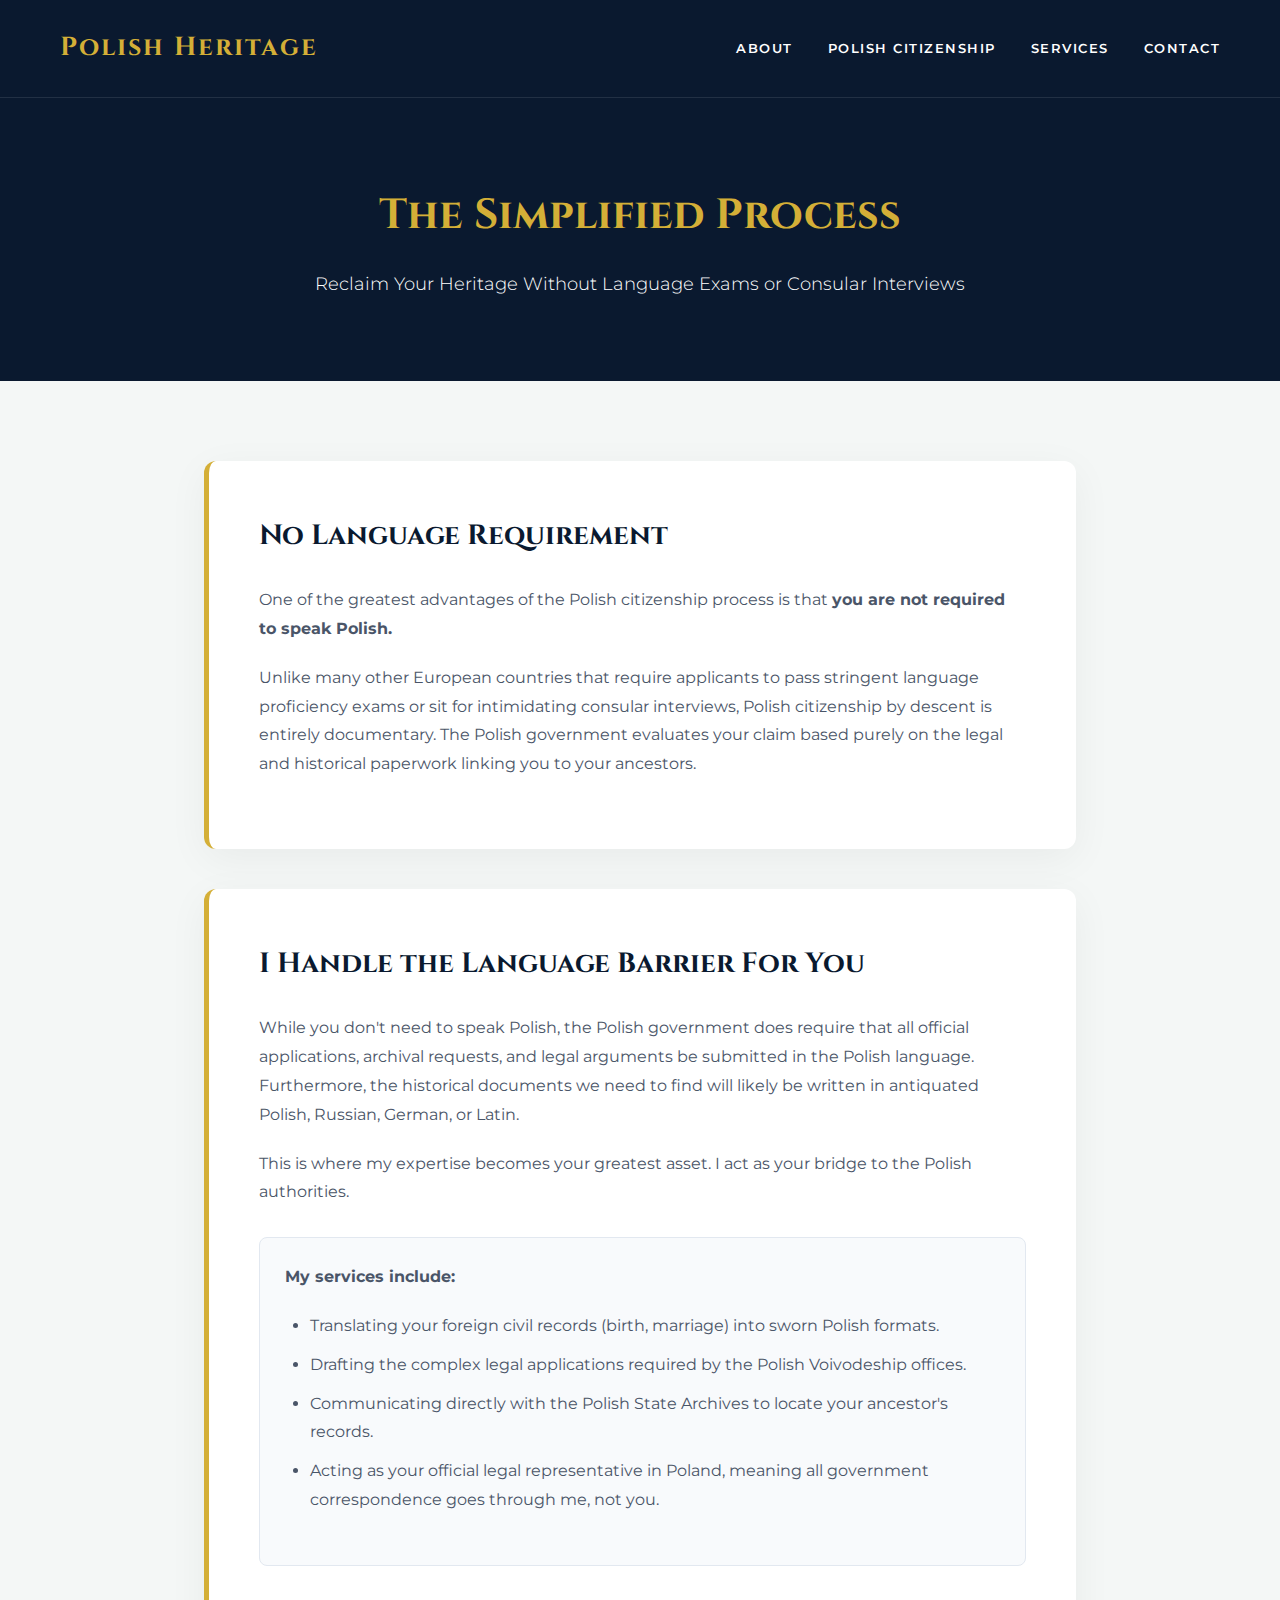
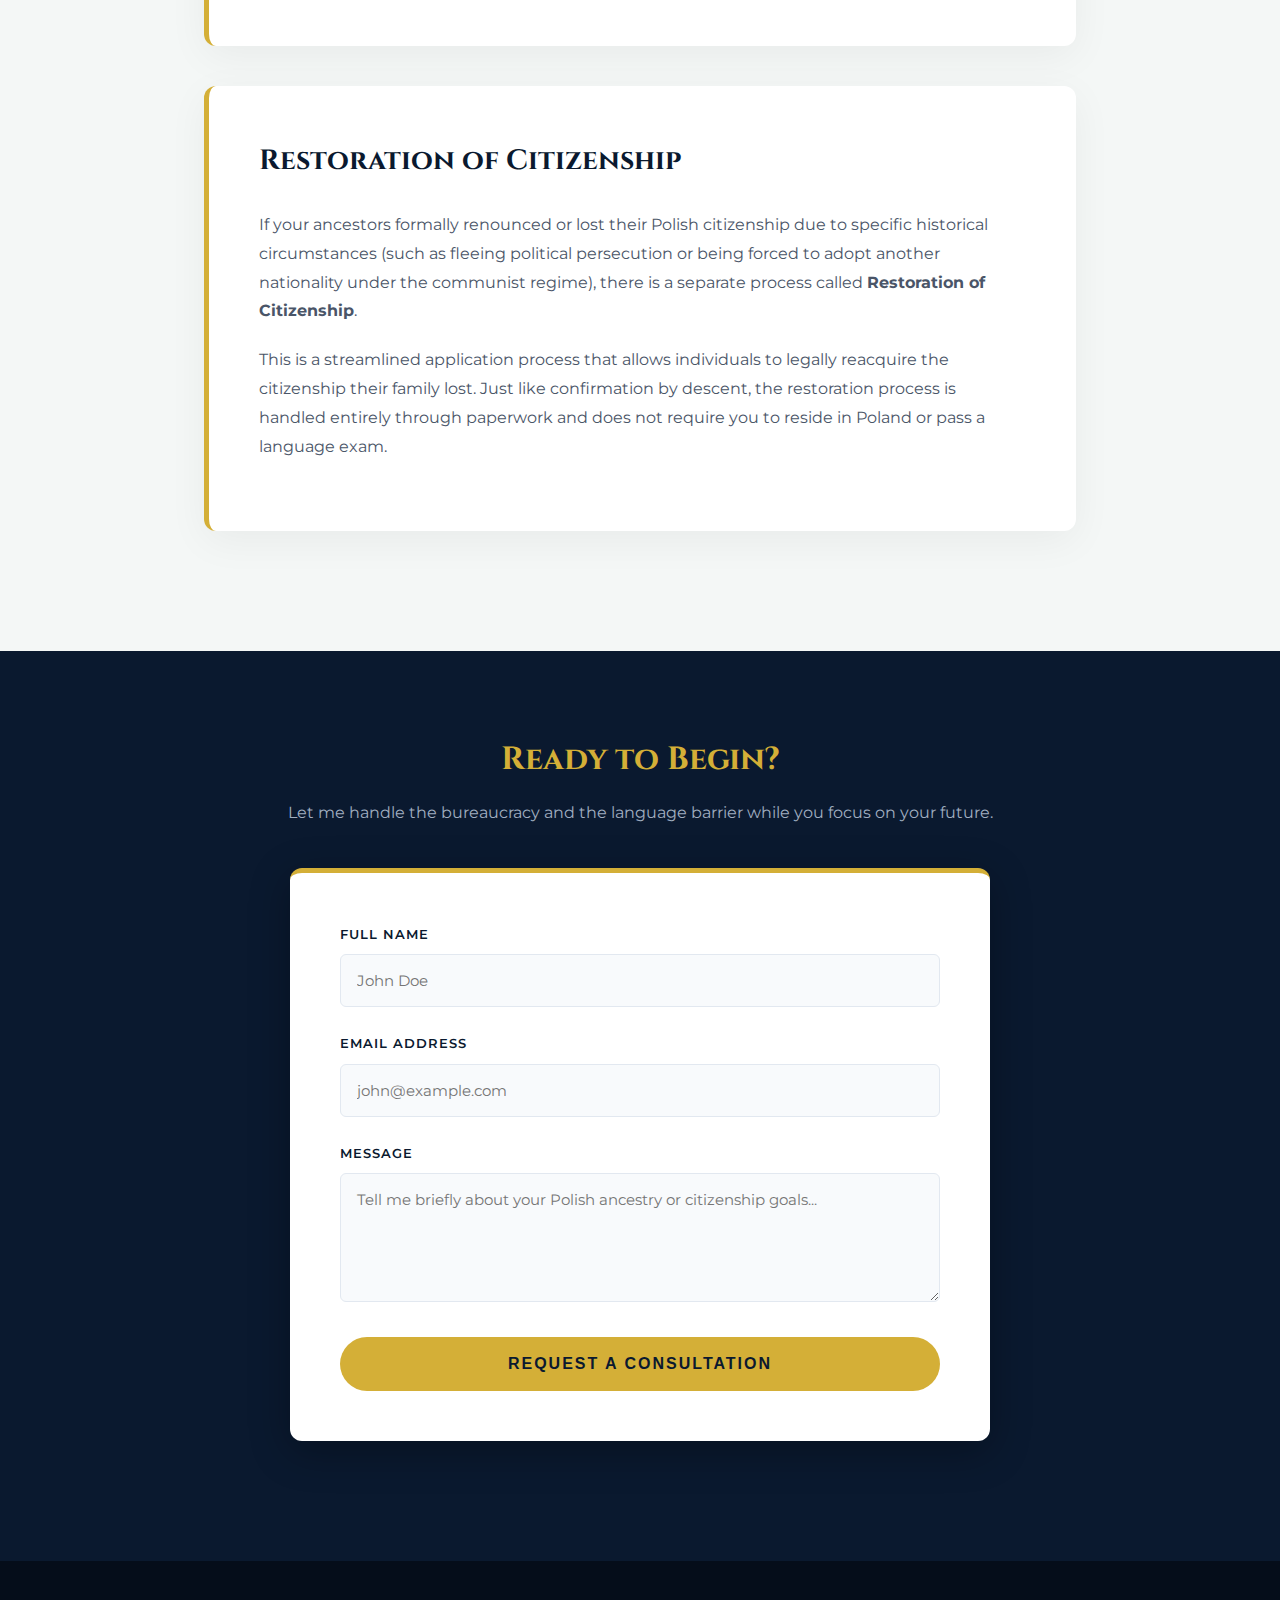
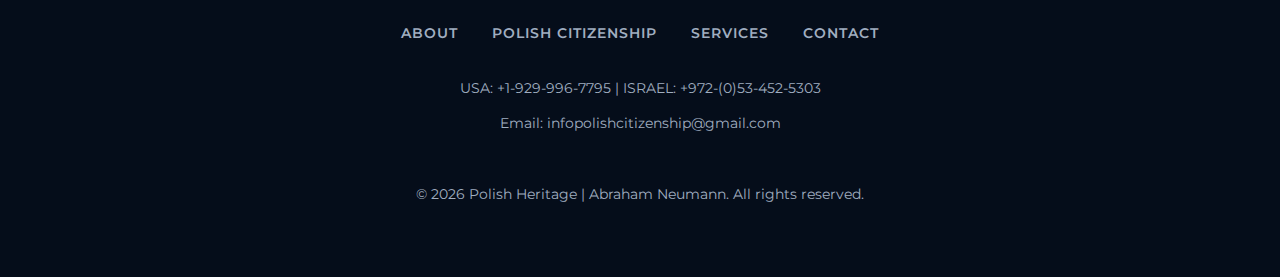
<file: simplified.html>
<!DOCTYPE html>
<html lang="en">
<head>
    <meta charset="UTF-8">
    <meta name="viewport" content="width=device-width, initial-scale=1.0">
    <title>Simplified Process | Polish Heritage</title>
    <link href="https://fonts.googleapis.com/css2?family=Cinzel:wght@600;700&family=Montserrat:wght@300;400;600&display=swap" rel="stylesheet">
    
    <style>
        /* ALL PREMIUM STYLES EMBEDDED DIRECTLY */
        :root {
            --primary-navy: #0A192F; 
            --accent-gold: #D4AF37; 
            --light-bg: #F4F7F6;
            --white: #FFFFFF;
            --text-dark: #2D3748;
            --text-light: #A0AEC0;
        }

        * { margin: 0; padding: 0; box-sizing: border-box; }

        body {
            font-family: 'Montserrat', sans-serif;
            color: var(--text-dark);
            line-height: 1.8;
            background-color: var(--light-bg);
        }

        h1, h2, h3, .logo { font-family: 'Cinzel', serif; font-weight: 700; }
        a { text-decoration: none; color: inherit; transition: all 0.3s ease; }

        /* HEADER & NAVIGATION */
        header {
            background-color: var(--primary-navy);
            padding: 25px 60px;
            display: flex;
            justify-content: space-between;
            align-items: center;
            box-shadow: 0 4px 12px rgba(0,0,0,0.1);
        }

        .logo { color: var(--accent-gold); font-size: 26px; letter-spacing: 2px; }

        nav ul { list-style: none; display: flex; gap: 35px; }
        nav ul li a { color: var(--white); font-size: 13px; text-transform: uppercase; letter-spacing: 1.5px; font-weight: 600; }
        nav ul li a:hover { color: var(--accent-gold); }

        /* PAGE HEADER */
        .page-header {
            background-color: var(--primary-navy);
            color: var(--white);
            text-align: center;
            padding: 80px 20px;
            border-top: 1px solid rgba(255,255,255,0.1);
        }
        .page-header h1 { font-size: 42px; margin-bottom: 15px; color: var(--accent-gold); }
        .page-header p { font-size: 18px; max-width: 800px; margin: 0 auto; font-weight: 300; }

        /* CONTENT SECTION */
        .content-section { padding: 80px 5%; max-width: 1000px; margin: 0 auto; }
        .content-block {
            background: var(--white);
            padding: 50px;
            border-radius: 12px;
            box-shadow: 0 10px 40px rgba(0,0,0,0.05);
            margin-bottom: 40px;
            border-left: 5px solid var(--accent-gold);
        }
        .content-block h2 { color: var(--primary-navy); margin-bottom: 25px; font-size: 28px; }
        .content-block p { margin-bottom: 20px; font-size: 16px; color: #4A5568; }
        .content-block ul { margin-left: 25px; margin-bottom: 25px; color: #4A5568; }
        .content-block ul li { margin-bottom: 10px; }
        .content-block ul li strong { color: var(--primary-navy); }
        
        .highlight-box { background-color: #F8FAFC; padding: 25px; border-radius: 8px; border: 1px solid #E2E8F0; margin: 30px 0; }

        /* CONTACT FORM SECTION */
        .contact-section { padding: 80px 5% 120px 5%; background-color: var(--primary-navy); color: var(--white); text-align: center; }
        .contact-section h2 { color: var(--accent-gold); font-size: 32px; margin-bottom: 10px; }
        .contact-section > p { margin-bottom: 40px; font-size: 16px; color: var(--text-light); }
        .contact-container {
            max-width: 700px;
            margin: 0 auto;
            background: var(--white);
            padding: 50px;
            border-radius: 12px;
            box-shadow: 0 10px 40px rgba(0,0,0,0.3);
            border-top: 5px solid var(--accent-gold);
            position: relative;
        }
        .contact-form { display: flex; flex-direction: column; gap: 25px; }
        .input-group { display: flex; flex-direction: column; text-align: left; }
        .input-group label { font-size: 13px; color: var(--primary-navy); font-weight: 600; margin-bottom: 8px; text-transform: uppercase; letter-spacing: 1px; }
        .input-group input, .input-group textarea {
            padding: 16px; border: 1px solid #E2E8F0; border-radius: 6px; font-family: 'Montserrat', sans-serif; font-size: 15px; outline: none; background-color: #F8FAFC; color: var(--text-dark);
        }
        .input-group input:focus, .input-group textarea:focus { border-color: var(--accent-gold); background-color: var(--white); }
        
        .btn {
            display: inline-block; background-color: var(--accent-gold); color: var(--primary-navy); padding: 15px 40px; font-size: 14px; font-weight: 600; text-transform: uppercase; letter-spacing: 2px; border-radius: 50px; border: none; cursor: pointer; transition: all 0.3s ease;
        }
        .btn:hover { background-color: #F3C94F; transform: translateY(-3px); box-shadow: 0 6px 20px rgba(212, 175, 55, 0.4); }
        .submit-btn { width: 100%; margin-top: 10px; padding: 18px; font-size: 16px; }

        /* SUCCESS POPUP STYLING */
        #form-status {
            display: none; margin-top: 20px; padding: 15px; background-color: #f0fdf4; color: #166534; border: 1px solid #bbf7d0; border-radius: 8px; text-align: center; font-weight: 600; font-size: 15px; animation: fadeIn 0.5s;
        }
        @keyframes fadeIn { from { opacity: 0; transform: translateY(-10px); } to { opacity: 1; transform: translateY(0); } }

        /* FOOTER */
        footer { background-color: #050D1A; color: var(--text-light); padding: 60px 5%; text-align: center; font-size: 14px; }
        .footer-nav { margin-bottom: 30px; }
        .footer-nav a { margin: 0 15px; text-transform: uppercase; letter-spacing: 1px; font-weight: 600; }
        .footer-nav a:hover { color: var(--accent-gold); }
        .footer-contact p { margin: 10px 0; }
        .footer-contact span { color: var(--accent-gold); font-weight: 600; }

        /* RESPONSIVE */
        @media(max-width: 768px) {
            header { flex-direction: column; padding: 20px; }
            nav ul { margin-top: 20px; flex-wrap: wrap; justify-content: center; gap: 15px; }
            .content-block, .contact-container { padding: 30px 20px; }
        }
    </style>
</head>
<body>

    <header>
        <div class="logo">Polish Heritage</div>
        <nav>
            <ul>
                <li><a href="index.html#about">About</a></li>
                <li><a href="citizenship.html">Polish Citizenship</a></li>
                <li><a href="index.html#services">Services</a></li>
                <li><a href="about-me.html">Contact</a></li>
            </ul>
        </nav>
    </header>

    <div class="page-header">
        <h1>The Simplified Process</h1>
        <p>Reclaim Your Heritage Without Language Exams or Consular Interviews</p>
    </div>

    <section class="content-section">
        
        <div class="content-block">
            <h2>No Language Requirement</h2>
            <p>One of the greatest advantages of the Polish citizenship process is that <strong>you are not required to speak Polish.</strong></p>
            <p>Unlike many other European countries that require applicants to pass stringent language proficiency exams or sit for intimidating consular interviews, Polish citizenship by descent is entirely documentary. The Polish government evaluates your claim based purely on the legal and historical paperwork linking you to your ancestors.</p>
        </div>

        <div class="content-block">
            <h2>I Handle the Language Barrier For You</h2>
            <p>While you don't need to speak Polish, the Polish government does require that all official applications, archival requests, and legal arguments be submitted in the Polish language. Furthermore, the historical documents we need to find will likely be written in antiquated Polish, Russian, German, or Latin.</p>
            <p>This is where my expertise becomes your greatest asset. I act as your bridge to the Polish authorities.</p>
            <div class="highlight-box">
                <p><strong>My services include:</strong></p>
                <ul>
                    <li>Translating your foreign civil records (birth, marriage) into sworn Polish formats.</li>
                    <li>Drafting the complex legal applications required by the Polish Voivodeship offices.</li>
                    <li>Communicating directly with the Polish State Archives to locate your ancestor's records.</li>
                    <li>Acting as your official legal representative in Poland, meaning all government correspondence goes through me, not you.</li>
                </ul>
            </div>
        </div>

        <div class="content-block">
            <h2>Restoration of Citizenship</h2>
            <p>If your ancestors formally renounced or lost their Polish citizenship due to specific historical circumstances (such as fleeing political persecution or being forced to adopt another nationality under the communist regime), there is a separate process called <strong>Restoration of Citizenship</strong>.</p>
            <p>This is a streamlined application process that allows individuals to legally reacquire the citizenship their family lost. Just like confirmation by descent, the restoration process is handled entirely through paperwork and does not require you to reside in Poland or pass a language exam.</p>
        </div>

    </section>

    <section class="contact-section">
        <h2>Ready to Begin?</h2>
        <p>Let me handle the bureaucracy and the language barrier while you focus on your future.</p>
        
        <div class="contact-container">
            <form id="my-form" action="https://formspree.io/f/xzdjvpdj" method="POST" class="contact-form">
                
                <div class="input-group">
                    <label for="name">Full Name</label>
                    <input type="text" id="name" name="name" placeholder="John Doe" required>
                </div>
                
                <div class="input-group">
                    <label for="email">Email Address</label>
                    <input type="email" id="email" name="email" placeholder="john@example.com" required>
                </div>
                
                <div class="input-group">
                    <label for="message">Message</label>
                    <textarea id="message" name="message" rows="5" placeholder="Tell me briefly about your Polish ancestry or citizenship goals..." required></textarea>
                </div>
                
                <button type="submit" class="btn submit-btn">Request a Consultation</button>
            </form>

            <div id="form-status">Thank you! Your message has been sent to Polish Heritage successfully. I will be in touch shortly.</div>
            
        </div>
    </section>

    <footer>
        <div class="footer-nav">
            <a href="index.html#about">About</a>
            <a href="citizenship.html">Polish Citizenship</a>
            <a href="index.html#services">Services</a>
            <a href="about-me.html">Contact</a>
        </div>
        <div class="footer-contact">
            <p>USA: +1-929-996-7795 | ISRAEL: +972-(0)53-452-5303</p>
            <p>Email: infopolishcitizenship@gmail.com</p>
            <br>
            <p>&copy; 2026 Polish Heritage | Abraham Neumann. All rights reserved.</p>
        </div>
    </footer>

    <script>
        var form = document.getElementById("my-form");
        var statusMessage = document.getElementById("form-status");

        async function handleSubmit(event) {
            event.preventDefault(); 
            var data = new FormData(event.target);
            
            fetch(event.target.action, {
                method: form.method,
                body: data,
                headers: {
                    'Accept': 'application/json'
                }
            }).then(response => {
                if (response.ok) {
                    statusMessage.style.display = "block";
                    form.reset(); 
                    
                    setTimeout(function() {
                        statusMessage.style.display = "none";
                    }, 6000);
                } else {
                    statusMessage.style.display = "block";
                    statusMessage.style.backgroundColor = "#fef2f2";
                    statusMessage.style.color = "#991b1b";
                    statusMessage.style.border = "1px solid #fecaca";
                    statusMessage.innerHTML = "Oops! There was a problem submitting your form.";
                }
            }).catch(error => {
                statusMessage.style.display = "block";
                statusMessage.innerHTML = "Oops! There was a problem submitting your form.";
            });
        }
        form.addEventListener("submit", handleSubmit);
    </script>

</body>
</html>
</file>
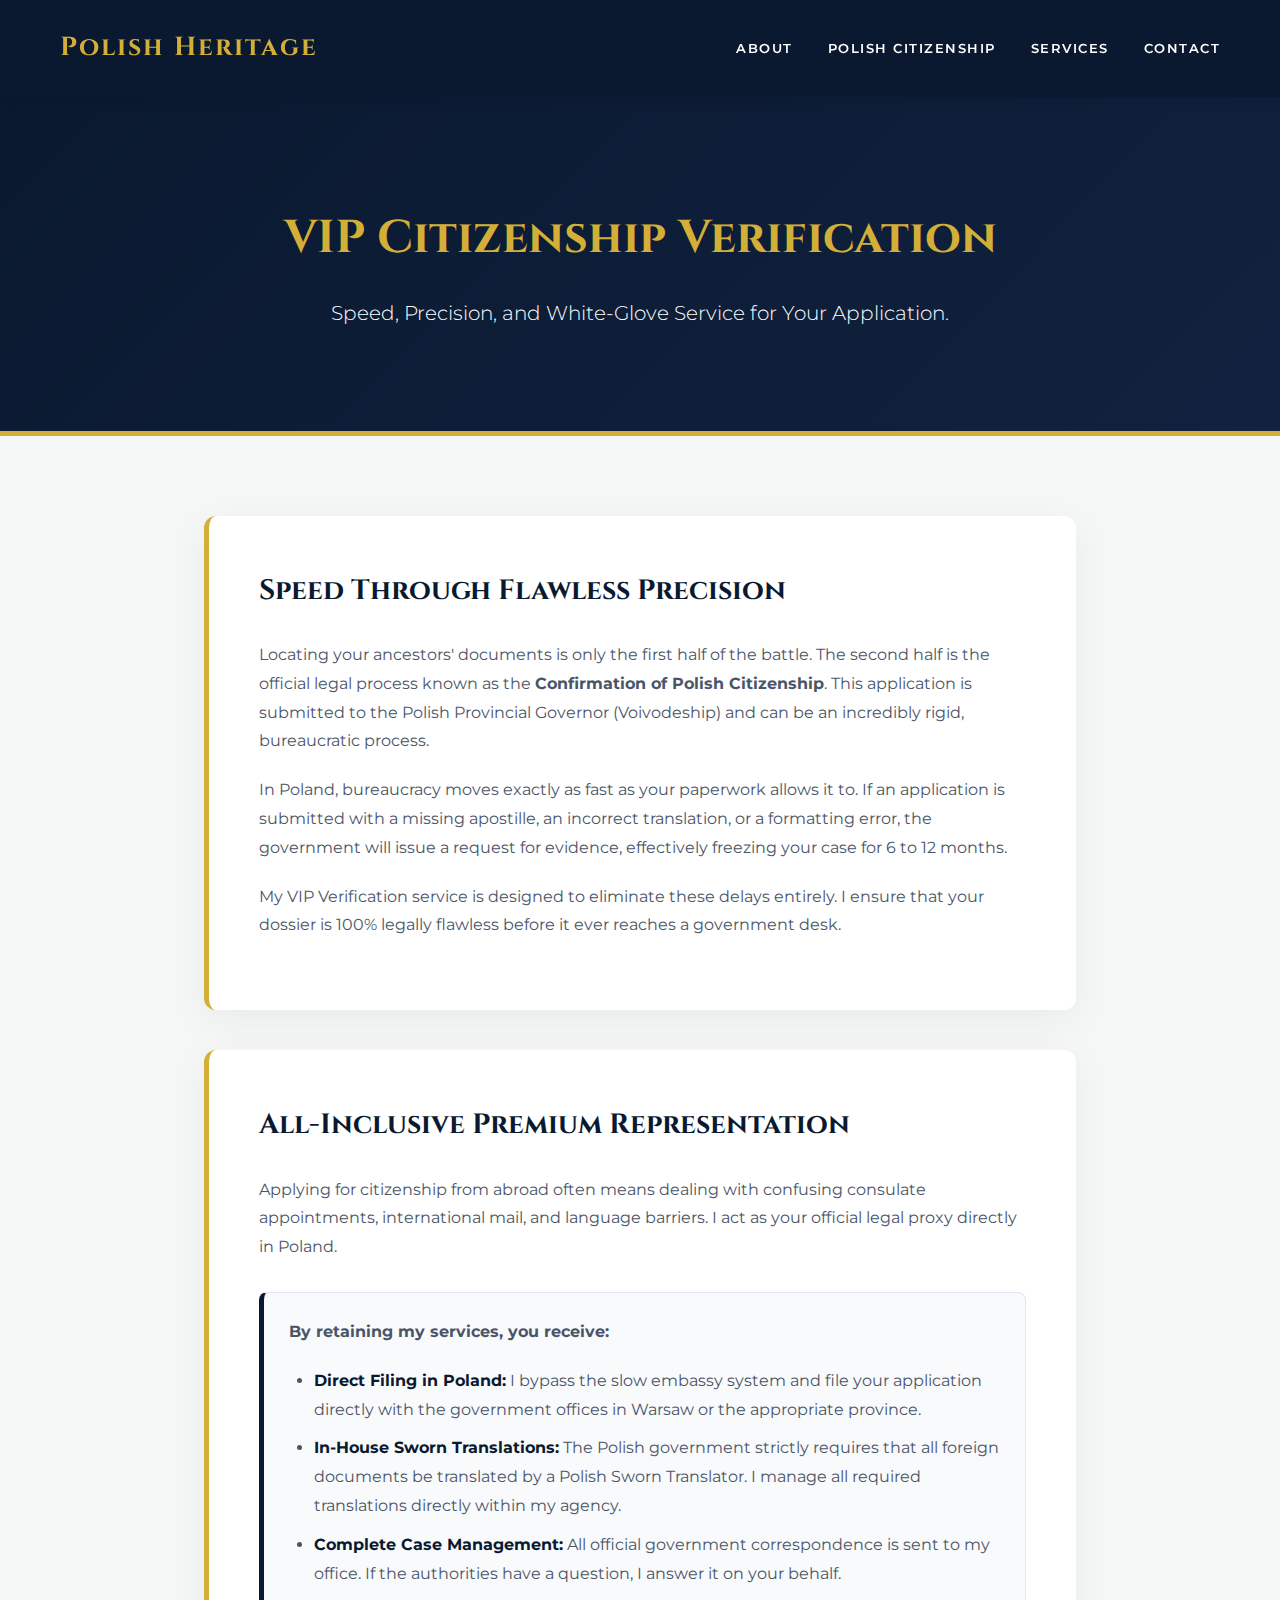
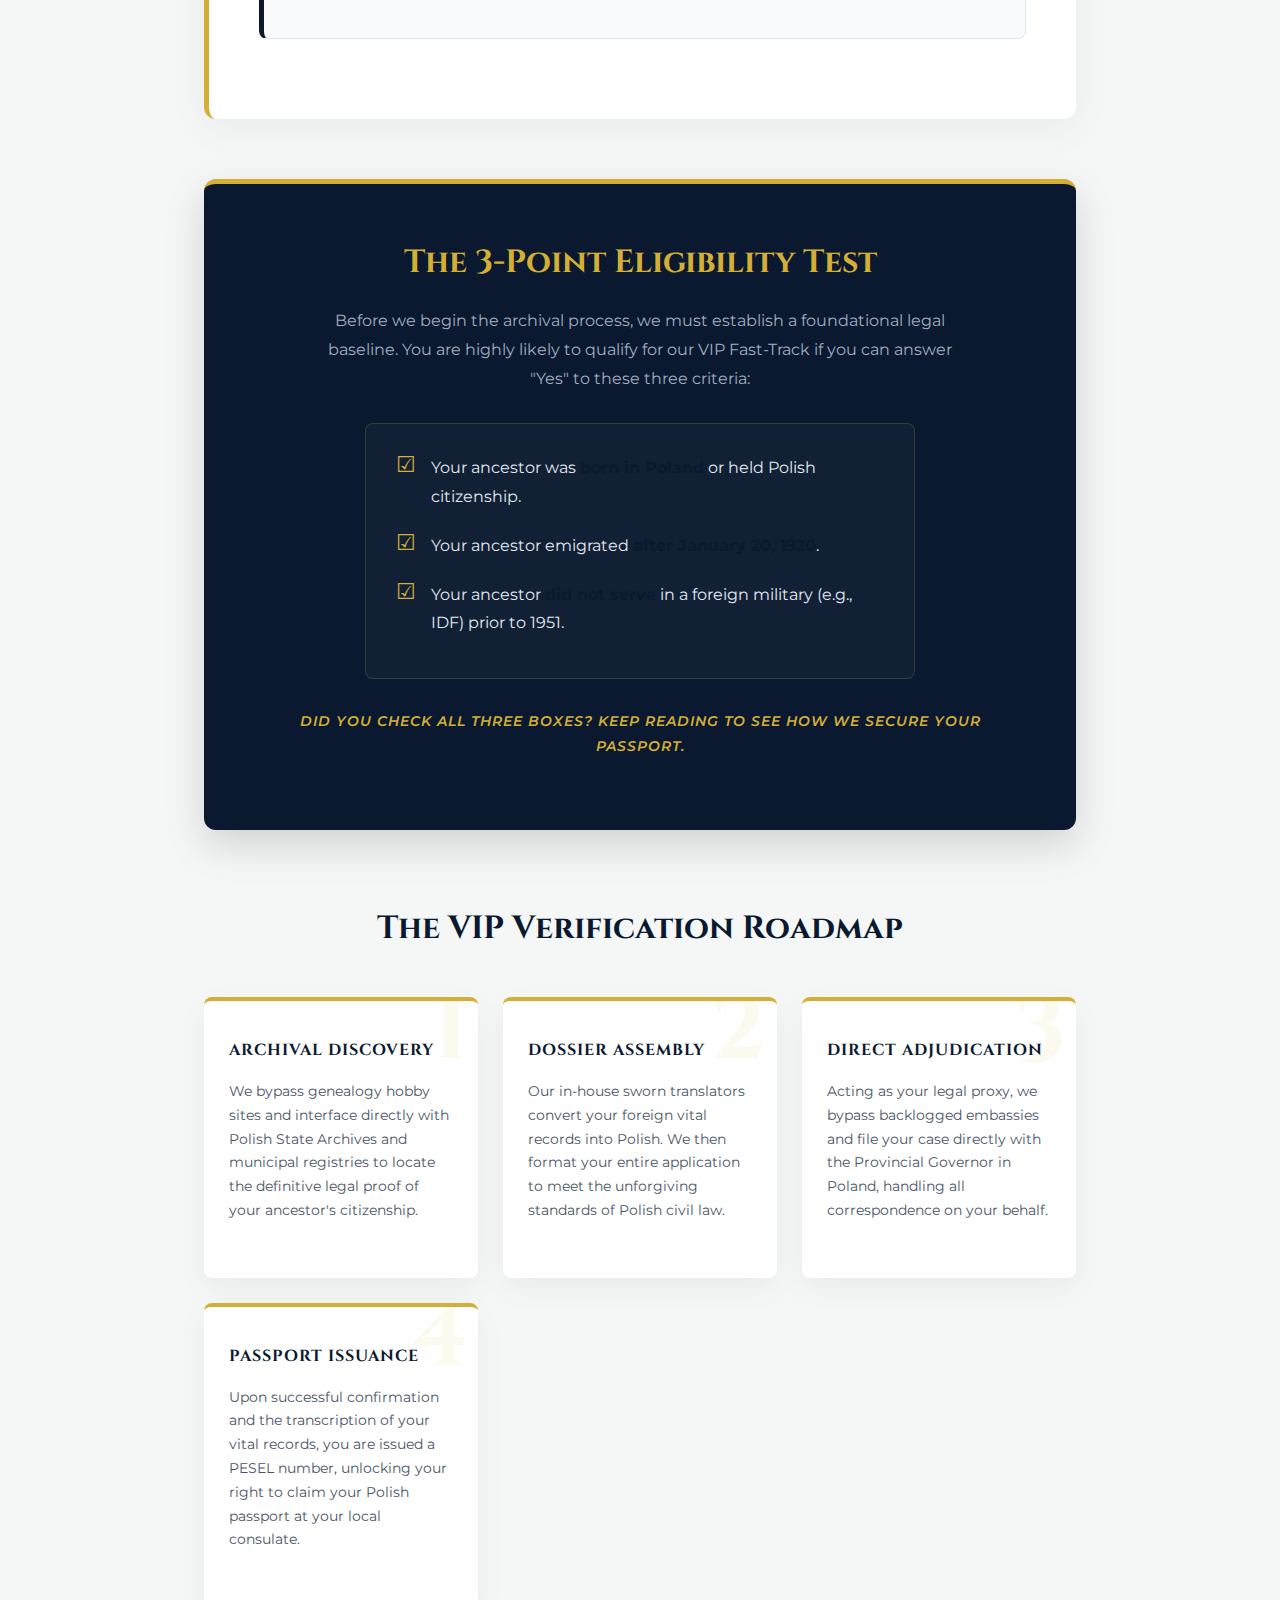
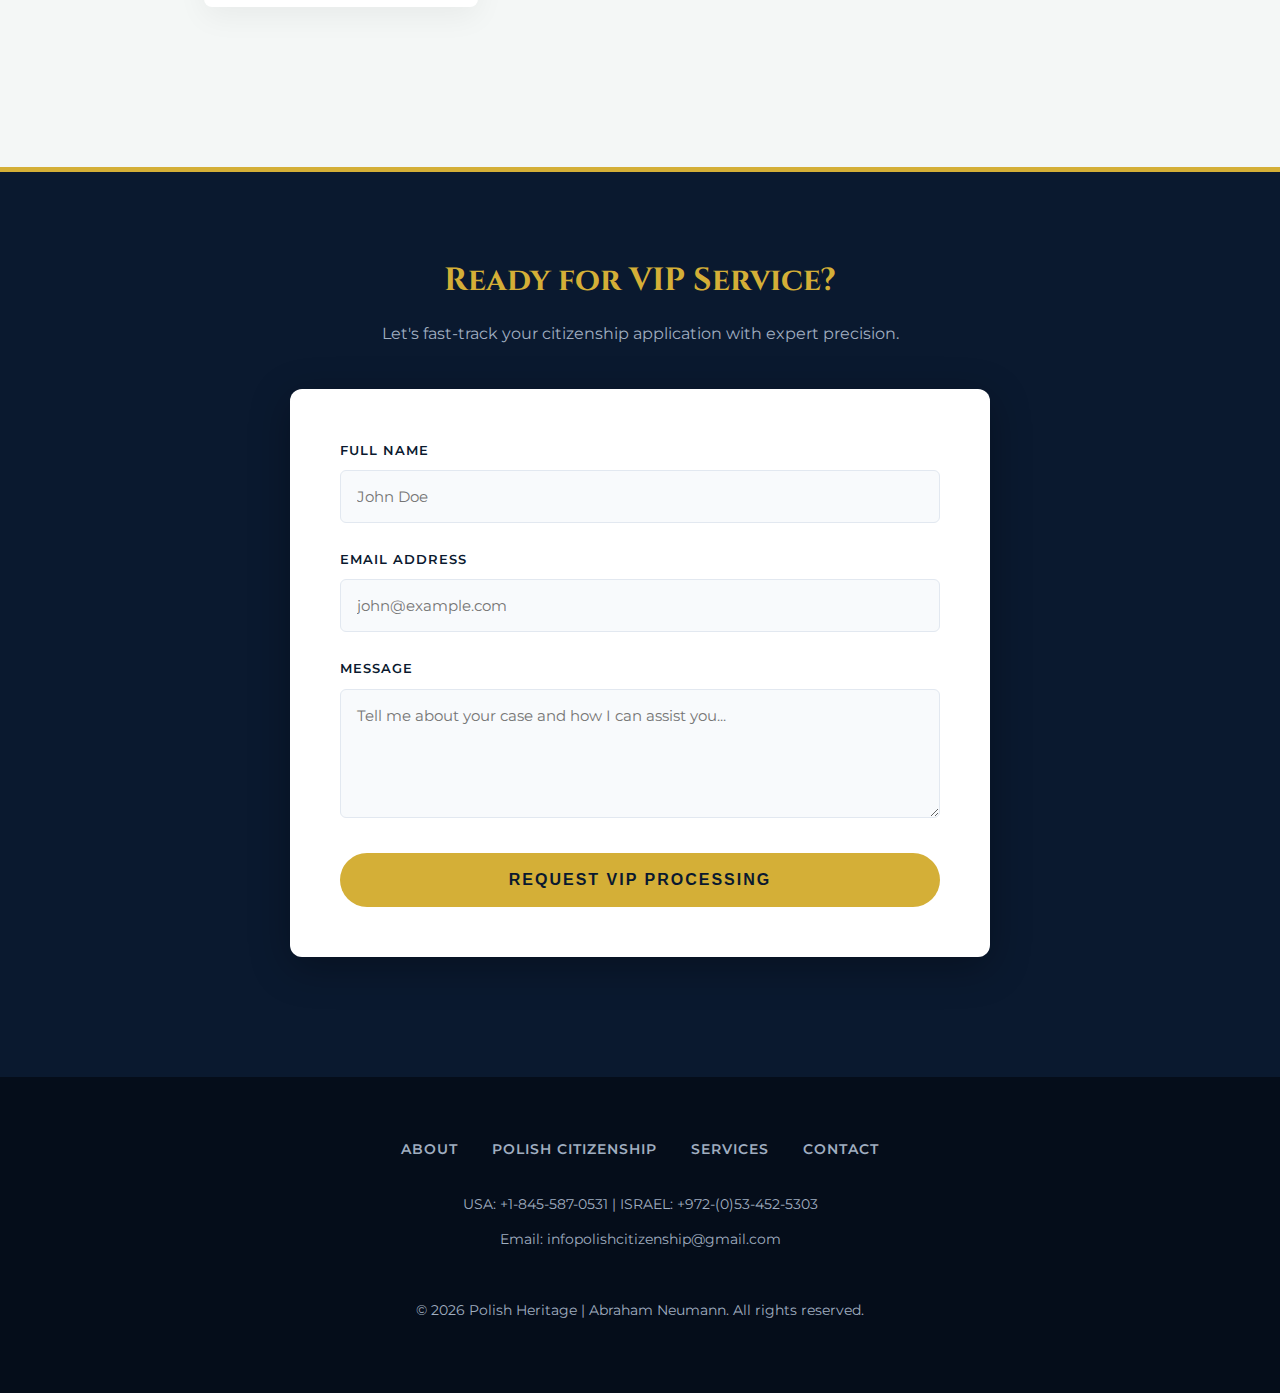
<file: verification.html>
<!DOCTYPE html>
<html lang="en">
<head>
    <meta charset="UTF-8">
    <meta name="viewport" content="width=device-width, initial-scale=1.0">
    <title>VIP Citizenship Verification | Polish Heritage</title>
    <link rel="icon" type="image/svg+xml" href="favicon.svg">
    <link rel="alternate icon" href="favicon.png">
    <link href="https://fonts.googleapis.com/css2?family=Cinzel:wght@600;700&family=Montserrat:wght@300;400;600&display=swap" rel="stylesheet">
    
    <style>
        /* ALL PREMIUM STYLES EMBEDDED DIRECTLY */
        :root {
            --primary-navy: #0A192F; 
            --accent-gold: #D4AF37; 
            --light-bg: #F4F7F6;
            --white: #FFFFFF;
            --text-dark: #2D3748;
            --text-light: #A0AEC0;
            --text-muted: #4A5568;
        }

        * { margin: 0; padding: 0; box-sizing: border-box; }
        
        body {
            font-family: 'Montserrat', sans-serif;
            color: var(--text-dark);
            line-height: 1.8;
            background-color: var(--light-bg);
        }

        h1, h2, h3, .logo { font-family: 'Cinzel', serif; font-weight: 700; }
        a { text-decoration: none; color: inherit; transition: all 0.3s ease; }

        /* HEADER & NAVIGATION */
        header {
            background-color: var(--primary-navy);
            padding: 25px 60px;
            display: flex;
            justify-content: space-between;
            align-items: center;
            box-shadow: 0 4px 12px rgba(0,0,0,0.1);
            position: sticky;
            top: 0;
            z-index: 100;
        }

        .logo { color: var(--accent-gold); font-size: 26px; letter-spacing: 2px; }
        
        nav ul { list-style: none; display: flex; gap: 35px; }
        nav ul li a { color: var(--white); font-size: 13px; text-transform: uppercase; letter-spacing: 1.5px; font-weight: 600; }
        nav ul li a:hover { color: var(--accent-gold); }

        /* PAGE HEADER */
        .page-header {
            background: linear-gradient(135deg, var(--primary-navy) 0%, #112240 100%);
            color: var(--white);
            text-align: center;
            padding: 100px 20px;
            border-bottom: 5px solid var(--accent-gold);
        }
        .page-header h1 { font-size: 46px; margin-bottom: 15px; color: var(--accent-gold); }
        .page-header p { font-size: 20px; max-width: 800px; margin: 0 auto; font-weight: 300; }

        /* CONTENT SECTION */
        .content-section { padding: 80px 5%; max-width: 1000px; margin: 0 auto; }
        .content-block {
            background: var(--white);
            padding: 50px;
            border-radius: 12px;
            box-shadow: 0 10px 40px rgba(0,0,0,0.05);
            margin-bottom: 40px;
            border-left: 5px solid var(--accent-gold);
            transition: transform 0.3s ease;
        }
        .content-block:hover { transform: translateY(-5px); }
        .content-block h2 { color: var(--primary-navy); margin-bottom: 25px; font-size: 28px; }
        .content-block p { margin-bottom: 20px; font-size: 16px; color: var(--text-muted); }
        .content-block ul { margin-left: 25px; margin-bottom: 25px; color: var(--text-muted); }
        .content-block ul li { margin-bottom: 10px; }
        .content-block ul li strong { color: var(--primary-navy); }
        
        .highlight-box { background-color: #F8FAFC; padding: 25px; border-radius: 8px; border: 1px solid #E2E8F0; margin: 30px 0; border-left: 5px solid var(--primary-navy); }

        /* CONTACT FORM SECTION */
        .contact-section { padding: 80px 5% 120px 5%; background-color: var(--primary-navy); color: var(--white); text-align: center; border-top: 5px solid var(--accent-gold); }
        .contact-section h2 { color: var(--accent-gold); font-size: 32px; margin-bottom: 10px; }
        .contact-section > p { margin-bottom: 40px; font-size: 16px; color: var(--text-light); }
        
        .contact-container {
            max-width: 700px;
            margin: 0 auto;
            background: var(--white);
            padding: 50px;
            border-radius: 12px;
            box-shadow: 0 10px 40px rgba(0,0,0,0.3);
            position: relative;
        }
        .contact-form { display: flex; flex-direction: column; gap: 25px; }
        .input-group { display: flex; flex-direction: column; text-align: left; }
        .input-group label { font-size: 13px; color: var(--primary-navy); font-weight: 600; margin-bottom: 8px; text-transform: uppercase; letter-spacing: 1px; }
        .input-group input, .input-group textarea {
            padding: 16px; border: 1px solid #E2E8F0; border-radius: 6px; font-family: 'Montserrat', sans-serif; font-size: 15px; outline: none; background-color: #F8FAFC; color: var(--text-dark);
        }
        .input-group input:focus, .input-group textarea:focus { border-color: var(--accent-gold); background-color: var(--white); }
        
        .btn {
            display: inline-block; background-color: var(--accent-gold); color: var(--primary-navy); padding: 15px 40px; font-size: 14px; font-weight: 700; text-transform: uppercase; letter-spacing: 2px; border-radius: 50px; border: none; cursor: pointer; transition: all 0.3s ease;
        }
        .btn:hover { background-color: #F3C94F; transform: translateY(-3px); box-shadow: 0 6px 20px rgba(212, 175, 55, 0.4); }
        .submit-btn { width: 100%; margin-top: 10px; padding: 18px; font-size: 16px; }

        /* SUCCESS POPUP STYLING */
        #form-status {
            display: none; margin-top: 20px; padding: 15px; background-color: #f0fdf4; color: #166534; border: 1px solid #bbf7d0; border-radius: 8px; text-align: center; font-weight: 600; font-size: 15px;
        }

        /* FOOTER */
        footer { background-color: #050D1A; color: var(--text-light); padding: 60px 5%; text-align: center; font-size: 14px; }
        .footer-nav { margin-bottom: 30px; }
        .footer-nav a { margin: 0 15px; text-transform: uppercase; letter-spacing: 1px; font-weight: 600; }
        .footer-nav a:hover { color: var(--accent-gold); }
        .footer-contact p { margin: 10px 0; }
        .footer-contact span { color: var(--accent-gold); font-weight: 600; }

        /* RESPONSIVE */
        @media(max-width: 768px) {
            header { flex-direction: column; padding: 20px; }
            nav ul { margin-top: 20px; flex-wrap: wrap; justify-content: center; gap: 15px; }
            .content-block, .contact-container { padding: 30px 20px; }
        }
    </style>
</head>
<body>

    <header>
        <div class="logo">Polish Heritage</div>
        <nav>
            <ul>
                <li><a href="index.html#about">About</a></li>
                <li><a href="citizenship.html">Polish Citizenship</a></li>
                <li><a href="index.html#services">Services</a></li>
                <li><a href="about-me.html">Contact</a></li>
            </ul>
        </nav>
    </header>

    <div class="page-header">
        <h1>VIP Citizenship Verification</h1>
        <p>Speed, Precision, and White-Glove Service for Your Application.</p>
    </div>

    <section class="content-section">
        
        <div class="content-block" id="about">
            <h2>Speed Through Flawless Precision</h2>
            <p>Locating your ancestors' documents is only the first half of the battle. The second half is the official legal process known as the <strong>Confirmation of Polish Citizenship</strong>. This application is submitted to the Polish Provincial Governor (Voivodeship) and can be an incredibly rigid, bureaucratic process.</p>
            <p>In Poland, bureaucracy moves exactly as fast as your paperwork allows it to. If an application is submitted with a missing apostille, an incorrect translation, or a formatting error, the government will issue a request for evidence, effectively freezing your case for 6 to 12 months.</p>
            <p>My VIP Verification service is designed to eliminate these delays entirely. I ensure that your dossier is 100% legally flawless before it ever reaches a government desk.</p>
        </div>

        <div class="content-block" id="services">
            <h2>All-Inclusive Premium Representation</h2>
            <p>Applying for citizenship from abroad often means dealing with confusing consulate appointments, international mail, and language barriers. I act as your official legal proxy directly in Poland.</p>
            
            <div class="highlight-box">
                <p><strong>By retaining my services, you receive:</strong></p>
                <ul>
                    <li><strong>Direct Filing in Poland:</strong> I bypass the slow embassy system and file your application directly with the government offices in Warsaw or the appropriate province.</li>
                    <li><strong>In-House Sworn Translations:</strong> The Polish government strictly requires that all foreign documents be translated by a Polish Sworn Translator. I manage all required translations directly within my agency.</li>
                    <li><strong>Complete Case Management:</strong> All official government correspondence is sent to my office. If the authorities have a question, I answer it on your behalf.</li>
                </ul>
            </div>
        </div>

        <div class="content-block" style="background: transparent; box-shadow: none; border: none; padding: 20px 0 40px 0;">
            
            <div style="background: var(--primary-navy); color: var(--white); padding: 50px; border-radius: 12px; border-top: 5px solid var(--accent-gold); box-shadow: 0 15px 40px rgba(0,0,0,0.15); margin-bottom: 70px; text-align: center;">
                <h2 style="color: var(--accent-gold); font-size: 32px; margin-bottom: 15px;">The 3-Point Eligibility Test</h2>
                <p style="font-size: 16px; color: var(--text-light); max-width: 650px; margin: 0 auto 30px auto; line-height: 1.8;">Before we begin the archival process, we must establish a foundational legal baseline. You are highly likely to qualify for our VIP Fast-Track if you can answer "Yes" to these three criteria:</p>
                
                <div style="background: rgba(255,255,255,0.03); border: 1px solid rgba(212, 175, 55, 0.2); padding: 30px; border-radius: 8px; max-width: 550px; margin: 0 auto; text-align: left;">
                    <ul style="list-style: none; font-size: 16px; margin: 0; padding: 0;">
                        <li style="margin-bottom: 20px; display: flex; align-items: flex-start; gap: 15px;">
                            <span style="color: var(--accent-gold); font-size: 22px; line-height: 1;">☑</span> 
                            <span style="color: #E2E8F0;">Your ancestor was <strong>born in Poland</strong> or held Polish citizenship.</span>
                        </li>
                        <li style="margin-bottom: 20px; display: flex; align-items: flex-start; gap: 15px;">
                            <span style="color: var(--accent-gold); font-size: 22px; line-height: 1;">☑</span> 
                            <span style="color: #E2E8F0;">Your ancestor emigrated <strong>after January 20, 1920</strong>.</span>
                        </li>
                        <li style="display: flex; align-items: flex-start; gap: 15px;">
                            <span style="color: var(--accent-gold); font-size: 22px; line-height: 1;">☑</span> 
                            <span style="color: #E2E8F0;">Your ancestor <strong>did not serve</strong> in a foreign military (e.g., IDF) prior to 1951.</span>
                        </li>
                    </ul>
                </div>
                <p style="margin-top: 30px; font-size: 14px; font-style: italic; color: var(--accent-gold); font-weight: 600; letter-spacing: 1px;">DID YOU CHECK ALL THREE BOXES? KEEP READING TO SEE HOW WE SECURE YOUR PASSPORT.</p>
            </div>

            <h2 style="text-align: center; margin-bottom: 40px; color: var(--primary-navy); font-size: 32px;">The VIP Verification Roadmap</h2>
            
            <div style="display: grid; grid-template-columns: repeat(auto-fit, minmax(220px, 1fr)); gap: 25px;">
                
                <div style="background: var(--white); padding: 35px 25px; border-radius: 8px; border-top: 4px solid var(--accent-gold); box-shadow: 0 10px 30px rgba(0,0,0,0.05); position: relative; overflow: hidden; transition: transform 0.3s ease;">
                    <div style="font-family: 'Cinzel', serif; font-size: 90px; color: rgba(212, 175, 55, 0.08); position: absolute; top: -15px; right: 10px; font-weight: 700; line-height: 1;">1</div>
                    <h3 style="font-size: 16px; color: var(--primary-navy); margin-bottom: 15px; position: relative; z-index: 2; text-transform: uppercase; letter-spacing: 1px;">Archival Discovery</h3>
                    <p style="font-size: 14px; color: var(--text-muted); line-height: 1.7; position: relative; z-index: 2;">We bypass genealogy hobby sites and interface directly with Polish State Archives and municipal registries to locate the definitive legal proof of your ancestor's citizenship.</p>
                </div>

                <div style="background: var(--white); padding: 35px 25px; border-radius: 8px; border-top: 4px solid var(--accent-gold); box-shadow: 0 10px 30px rgba(0,0,0,0.05); position: relative; overflow: hidden; transition: transform 0.3s ease;">
                    <div style="font-family: 'Cinzel', serif; font-size: 90px; color: rgba(212, 175, 55, 0.08); position: absolute; top: -15px; right: 10px; font-weight: 700; line-height: 1;">2</div>
                    <h3 style="font-size: 16px; color: var(--primary-navy); margin-bottom: 15px; position: relative; z-index: 2; text-transform: uppercase; letter-spacing: 1px;">Dossier Assembly</h3>
                    <p style="font-size: 14px; color: var(--text-muted); line-height: 1.7; position: relative; z-index: 2;">Our in-house sworn translators convert your foreign vital records into Polish. We then format your entire application to meet the unforgiving standards of Polish civil law.</p>
                </div>

                <div style="background: var(--white); padding: 35px 25px; border-radius: 8px; border-top: 4px solid var(--accent-gold); box-shadow: 0 10px 30px rgba(0,0,0,0.05); position: relative; overflow: hidden; transition: transform 0.3s ease;">
                    <div style="font-family: 'Cinzel', serif; font-size: 90px; color: rgba(212, 175, 55, 0.08); position: absolute; top: -15px; right: 10px; font-weight: 700; line-height: 1;">3</div>
                    <h3 style="font-size: 16px; color: var(--primary-navy); margin-bottom: 15px; position: relative; z-index: 2; text-transform: uppercase; letter-spacing: 1px;">Direct Adjudication</h3>
                    <p style="font-size: 14px; color: var(--text-muted); line-height: 1.7; position: relative; z-index: 2;">Acting as your legal proxy, we bypass backlogged embassies and file your case directly with the Provincial Governor in Poland, handling all correspondence on your behalf.</p>
                </div>

                <div style="background: var(--white); padding: 35px 25px; border-radius: 8px; border-top: 4px solid var(--accent-gold); box-shadow: 0 10px 30px rgba(0,0,0,0.05); position: relative; overflow: hidden; transition: transform 0.3s ease;">
                    <div style="font-family: 'Cinzel', serif; font-size: 90px; color: rgba(212, 175, 55, 0.08); position: absolute; top: -15px; right: 10px; font-weight: 700; line-height: 1;">4</div>
                    <h3 style="font-size: 16px; color: var(--primary-navy); margin-bottom: 15px; position: relative; z-index: 2; text-transform: uppercase; letter-spacing: 1px;">Passport Issuance</h3>
                    <p style="font-size: 14px; color: var(--text-muted); line-height: 1.7; position: relative; z-index: 2;">Upon successful confirmation and the transcription of your vital records, you are issued a PESEL number, unlocking your right to claim your Polish passport at your local consulate.</p>
                </div>

            </div>
        </div>
        </section>

    <section class="contact-section">
        <h2>Ready for VIP Service?</h2>
        <p>Let's fast-track your citizenship application with expert precision.</p>
        
        <div class="contact-container">
            <form id="my-form" action="https://formspree.io/f/xzdjvpdj" method="POST" class="contact-form">
                
                <div class="input-group">
                    <label for="name">Full Name</label>
                    <input type="text" id="name" name="name" placeholder="John Doe" required>
                </div>
                
                <div class="input-group">
                    <label for="email">Email Address</label>
                    <input type="email" id="email" name="email" placeholder="john@example.com" required>
                </div>
                
                <div class="input-group">
                    <label for="message">Message</label>
                    <textarea id="message" name="message" rows="5" placeholder="Tell me about your case and how I can assist you..." required></textarea>
                </div>
                
                <button type="submit" class="btn submit-btn">Request VIP Processing</button>
            </form>
            <div id="form-status">Thank you! Your message has been sent to Polish Heritage successfully. I will be in touch shortly.</div>
            
        </div>
    </section>

    <footer>
        <div class="footer-nav">
            <a href="index.html#about">About</a>
            <a href="citizenship.html">Polish Citizenship</a>
            <a href="index.html#services">Services</a>
            <a href="about-me.html">Contact</a>
        </div>
        <div class="footer-contact">
            <p>USA: +1-845-587-0531 | ISRAEL: +972-(0)53-452-5303</p>
            <p>Email: infopolishcitizenship@gmail.com</p>
            <br>
            <p>&copy; 2026 Polish Heritage | Abraham Neumann. All rights reserved.</p>
        </div>
    </footer>

    <script>
        var form = document.getElementById("my-form");
        var statusMessage = document.getElementById("form-status");

        async function handleSubmit(event) {
            event.preventDefault(); 
            var data = new FormData(event.target);
            
            fetch(event.target.action, {
                method: form.method,
                body: data,
                headers: {
                    'Accept': 'application/json'
                }
            }).then(response => {
                if (response.ok) {
                    statusMessage.style.display = "block";
                    form.reset();
                    
                    setTimeout(function() {
                        statusMessage.style.display = "none";
                    }, 6000);
                } else {
                    statusMessage.style.display = "block";
                    statusMessage.style.backgroundColor = "#fef2f2";
                    statusMessage.style.color = "#991b1b";
                    statusMessage.style.border = "1px solid #fecaca";
                    statusMessage.innerHTML = "Oops! There was a problem submitting your form.";
                }
            }).catch(error => {
                statusMessage.style.display = "block";
                statusMessage.innerHTML = "Oops! There was a problem submitting your form.";
            });
        }
        form.addEventListener("submit", handleSubmit);
    </script>
</body>
</html>
</file>
